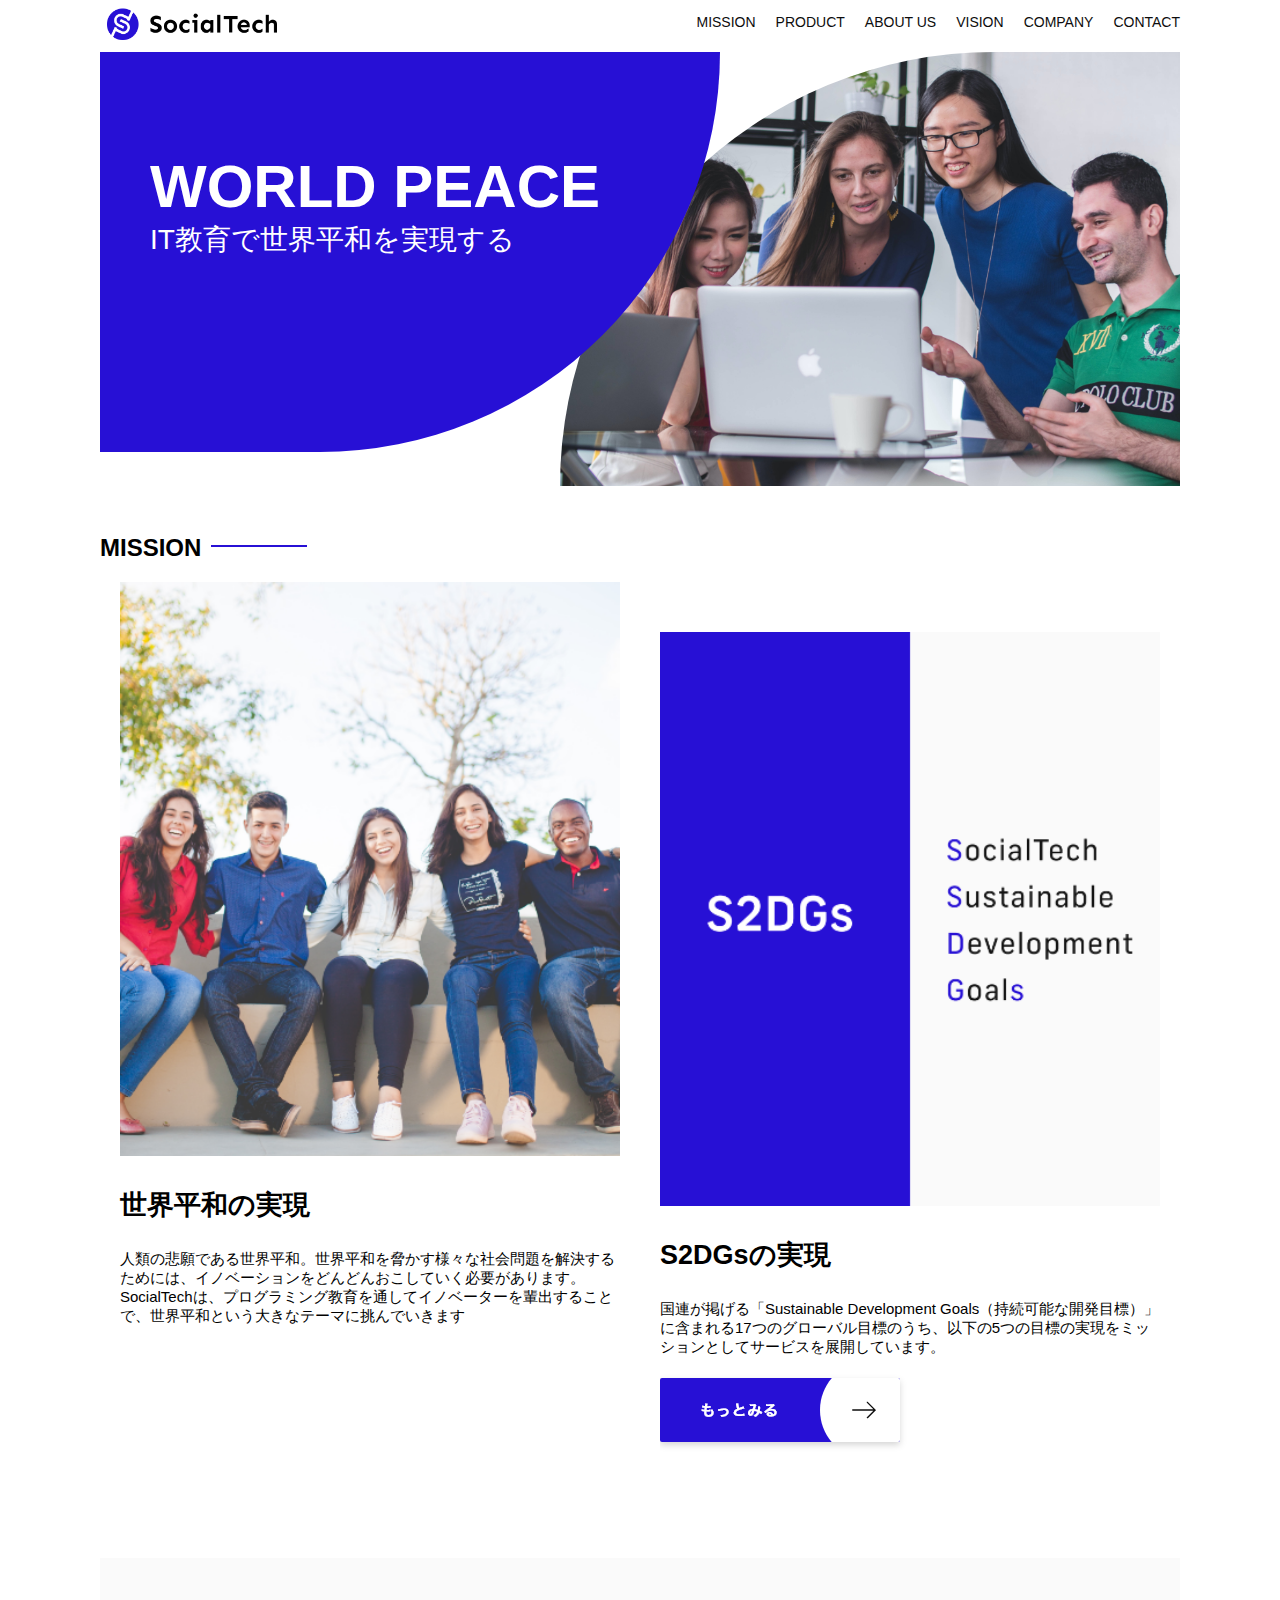
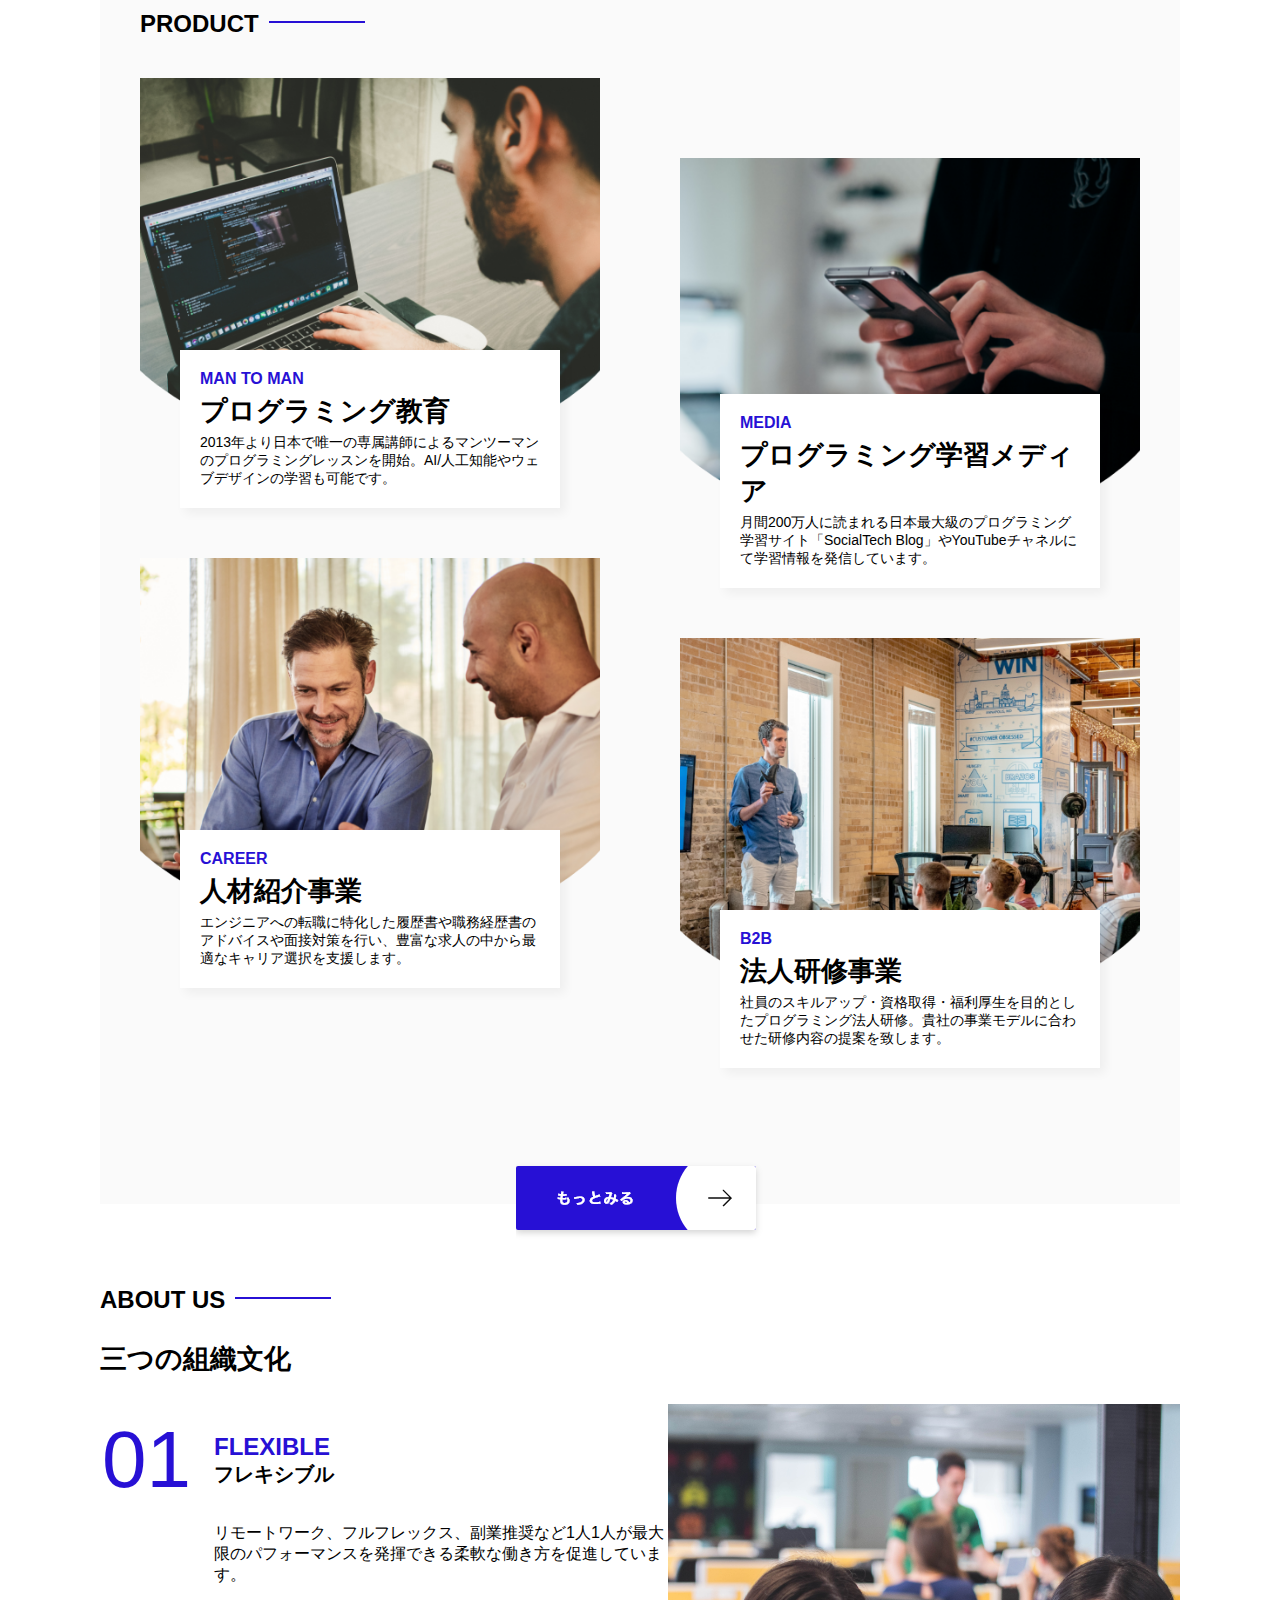
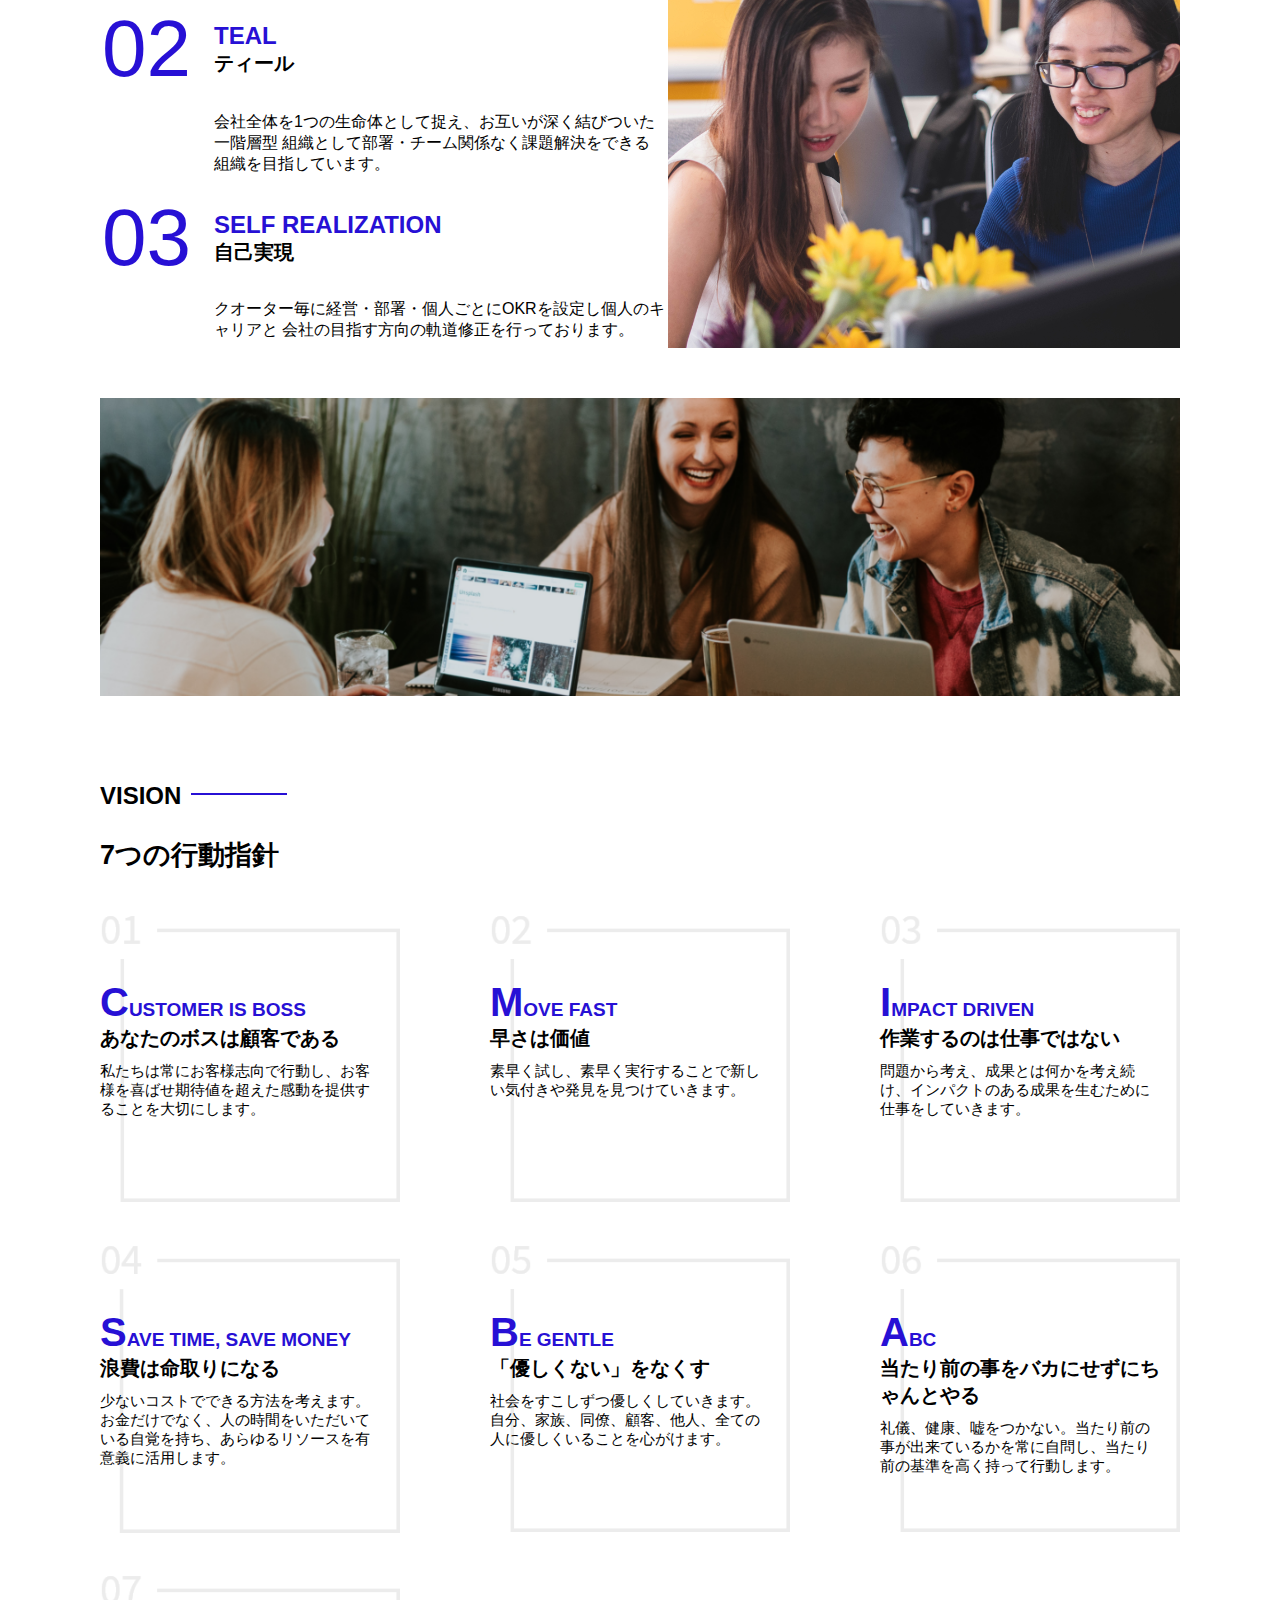
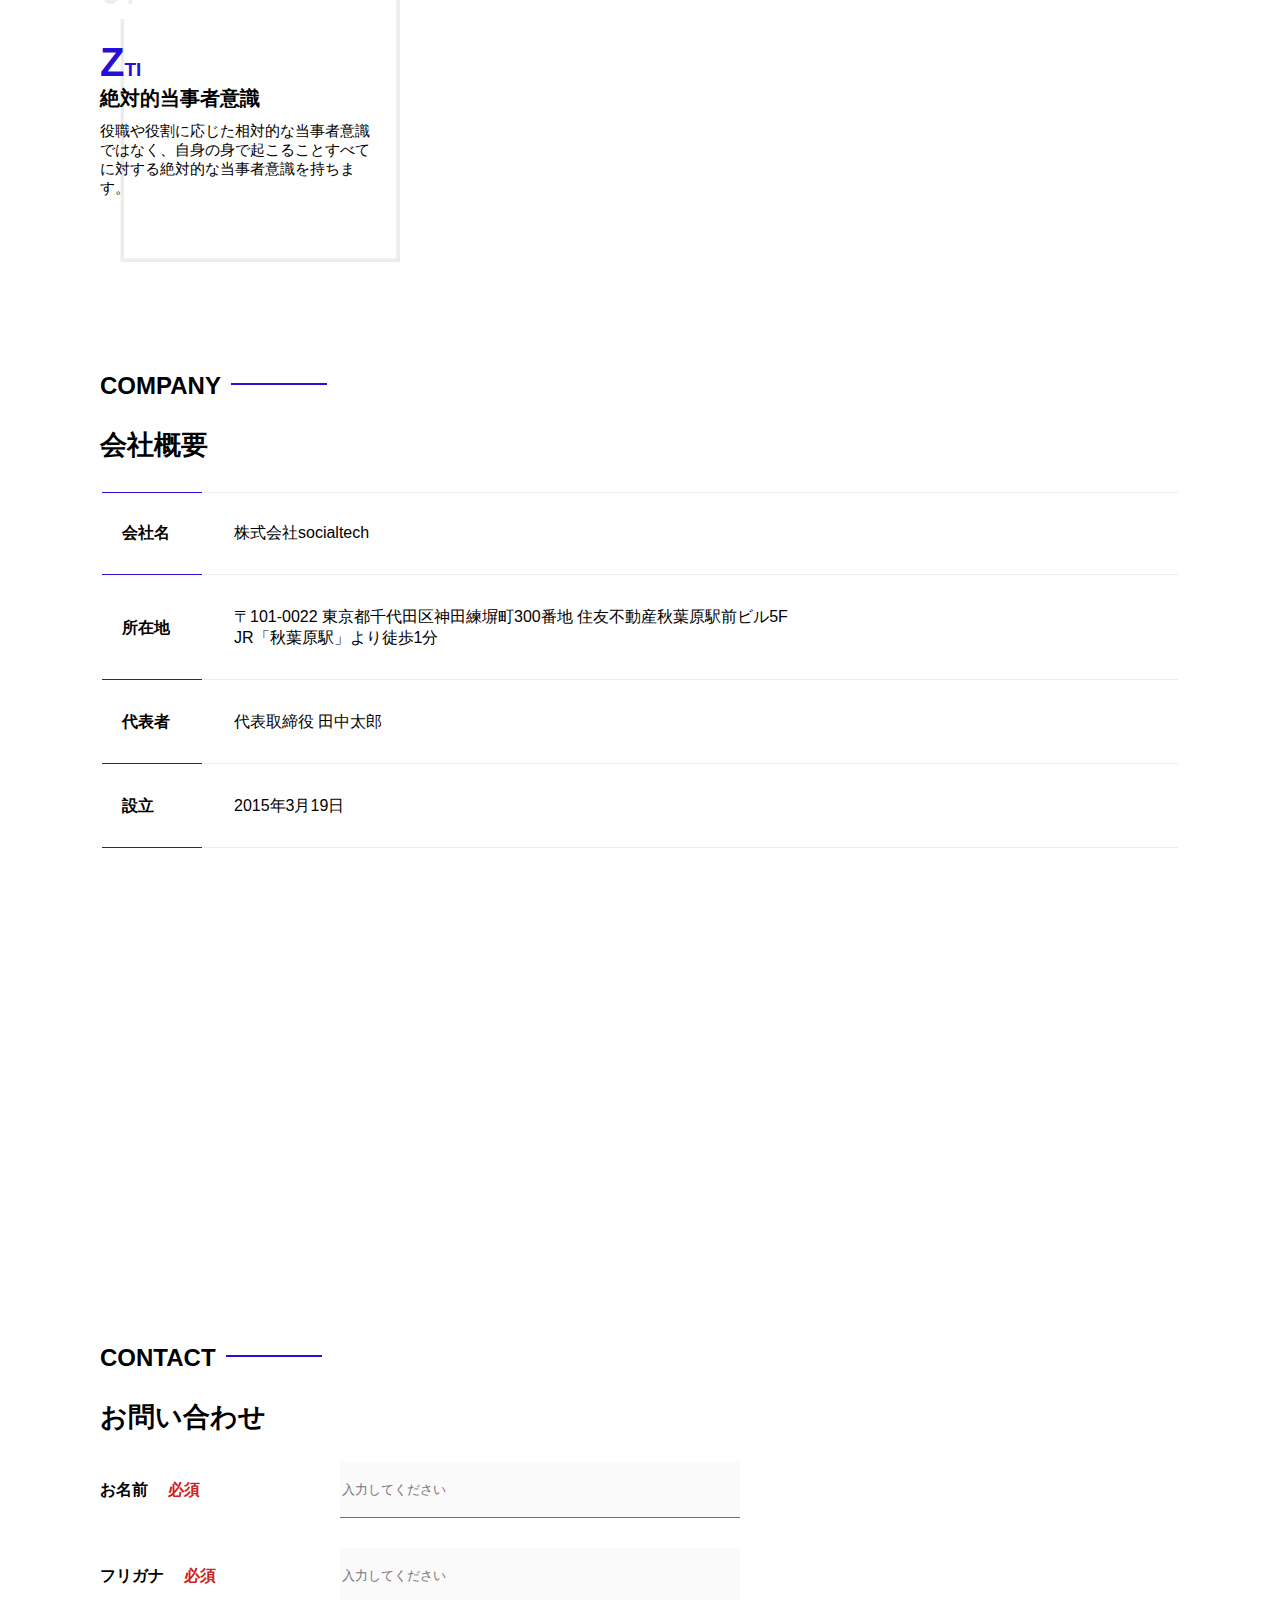
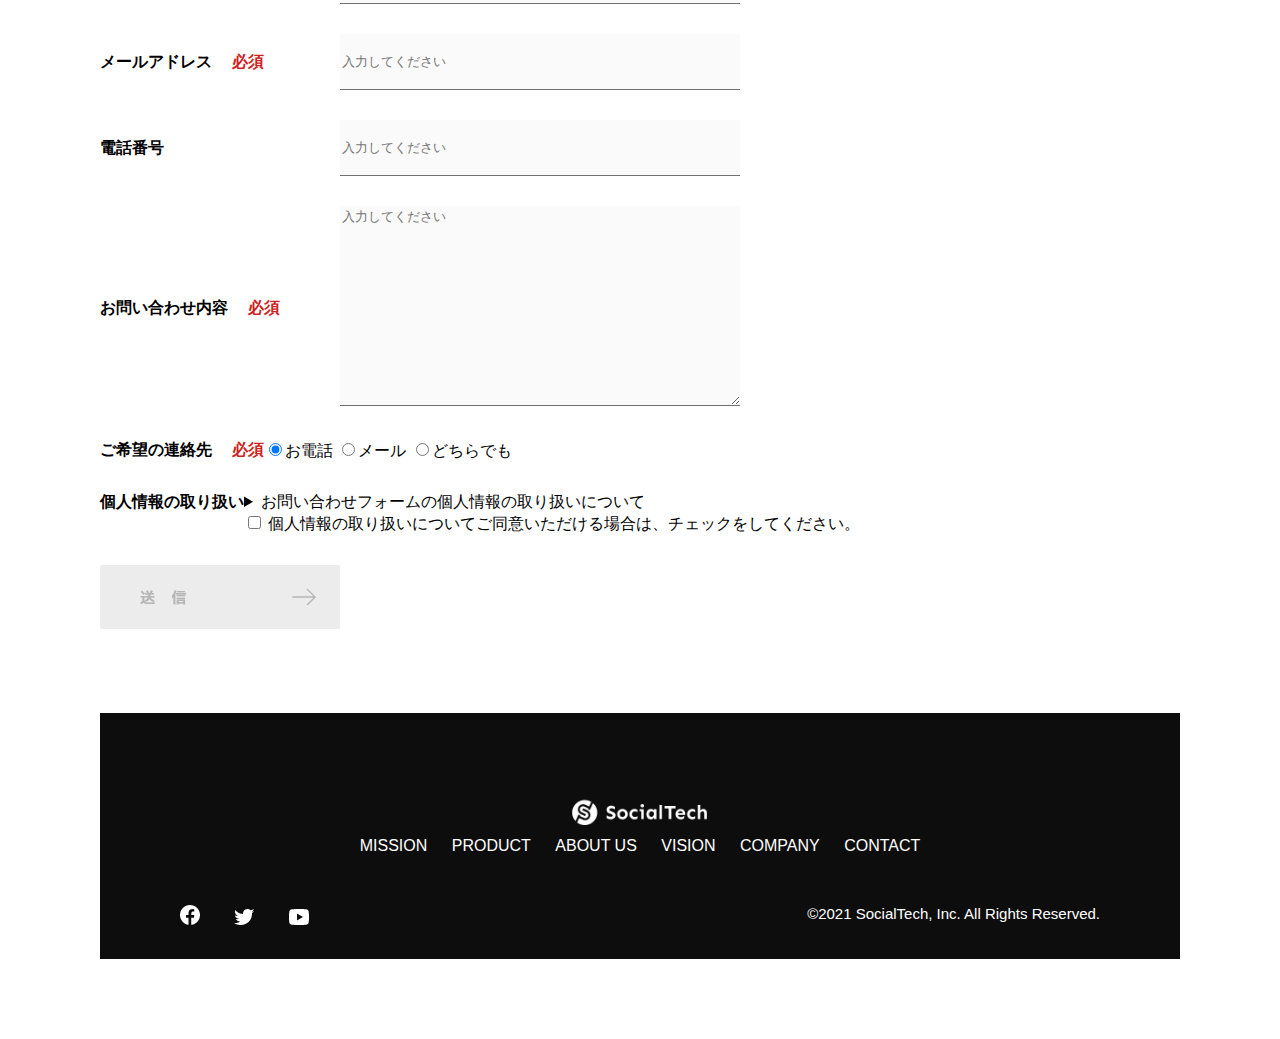
<file: index.html>
<!DOCTYPE html>
<html>
<head>
  <title>SocialTech</title>
  <meta charset="UTF-8">
  <meta name="discription" content="SocialTechはEdTech業界のリーディングカンパニーを目指します。">
  <meta name="viewport" content="width=device-width,initial-scale=1.0">
  <link rel="stylesheet" href="style.css">
</head>
<body>
  <header>
    <!-- ロゴ -->
    <a href="index.html" id="logo"><img src="images/logo.png" alt="トップページに戻る"></a>
    <!--pc用ナビゲーション -->
    <nav id="nav-pc">
      <ul>
        <li><a href="mission.html">MISSION</a></li>
        <li><a href="product.html">PRODUCT</a></li>
        <li><a href="index.html#aboutus">ABOUT US</a></li>
        <li><a href="index.html#vision">VISION</a></li>
        <li><a href="index.html#company">COMPANY</a></li>
        <li><a href="index.html#contact">CONTACT</a></li>
      </ul>
    </nav>
    <!-- スマホ用メニューボタン -->
    <button id="menu-sp" onclick="document.getElementById('nav-sp').style.display='block'">
      <img src="images/button-menu.png" alt="ナビゲーションを開く">
    </button>
    <!-- スマホ用ナビゲーション -->
    <div id="nav-sp">
      <button id="close" onclick="document.getElementById('nav-sp').style.display = 'none'">
        <img src="images/button-close.png" alt="ナビゲーションを閉じる">
      </button>

      <nav>
        <ul>
          <li>
            <a id="logo-sp" href="index.html" onclick="document.getElementById('nav-sp').style.display = 'none'"><img
                src="images/logo-sp.png" alt="トップページに戻る"></a>
          </li>
          <li><a class="menu" href="mission.html"
              onclick="document.getElementById('nav-sp').style.display = 'none'">MISSION</a></li>
          <li><a class="menu" href="product.html"
              onclick="document.getElementById('nav-sp').style.display ='none'">PRODUCT</a></li>
          <li><a class="menu" href="index.html#aboutus"
              onclick="document.getElementById('nav-sp').style.display = 'none'">ABOUT</a></li>
          <li><a class="menu" href="index.html#vision"
              onclick="document.getElementById('nav-sp').style.display = 'none'">VISION</a></li>
          <li><a class="menu" href="index.html#company"
              onclick="document.getElementById('nav-sp').style.display = 'none'">COMPANY</a></li>
          <li><a class="menu" href="index.html#contact"
              onclick="document.getElementById('nav-sp').style.display = 'none'">CONTACT</a></li>
        </ul>
      </nav>
      <div id="sns">
        <a href="https://www.facebook.com/sejuku2013">
          <img src="images/button-facebook.png" alt="Facebookのリンク">
        </a>
        <a href="https://twitter.com/samuraijuku">
          <img src="images/button-twitter.png" alt="Twitterのリンク">
        </a>
        <a href="https://www.youtube.com/channel/UCCFOQO5aDK0xXam4cUQXT8g">
          <img src="images/button-youtube.png" alt="YouTubeのリンク">
        </a>
      </div>
    </div>
  </header>
  <main>
    <article>
      <!-- メインビジュアル -->
      <section id="main-visual">
        <div id="main-message">
          <h1>WORLD PEACE</h1>
          <p>IT教育で世界平和を実現する</p>
        </div>
        <img src="images/index/index-main.png" alt="PCの周りに集まる多国籍の仲間たち">
      </section>
      <!-- ミッション -->
      <section id="mission">
        <h2 class="index-h2">MISSION</h2>
        <div id="mission-flex">
          <div>
            <img id="mission-photo" src="images/index/index-mission.png" alt="屋外のベンチで写真を撮影する多国籍の仲間たち">
            <h3>世界平和の実現</h3>
            <p>
              人類の悲願である世界平和。世界平和を脅かす様々な社会問題を解決するためには、イノベーションをどんどんおこしていく必要があります。SocialTechは、プログラミング教育を通してイノベーターを輩出することで、世界平和という大きなテーマに挑んでいきます
            </p>
          </div>
          <div>
            <img id="s2dgs" src="images/index/s2dgs.png" alt="S2DGs">
            <h3>S2DGsの実現</h3>
            <p>国連が掲げる「Sustainable Development
              Goals（持続可能な開発目標）」に含まれる17つのグローバル目標のうち、以下の5つの目標の実現をミッションとしてサービスを展開しています。</p>
            <a href="mission.html">
              <img src="images/button-more.png" alt="もっとみる">
            </a>
          </div>
        </div>
      </section>
      <!-- プロダクト -->
      <section id="product">
        <h2 class="index-h2">PRODUCT</h2>
        <div class="product-flex">
          <div id="product-left">
            <div>
              <img class="product-photo" src="images/index/index-mantoman.png" alt="PCでコードを書く男性">
              <div class="product-explain">
                <span>MAN TO MAN</span>
                <h3>プログラミング教育</h3>
                <p>2013年より日本で唯一の専属講師によるマンツーマンのプログラミングレッスンを開始。AI/人工知能やウェブデザインの学習も可能です。</p>
              </div>
            </div>
            <div>
              <img class="product-photo" src="images/index/index-career.png" alt="笑顔で話し合う2人の男性">
              <div class="product-explain">
                <span>CAREER</span>
                <h3>人材紹介事業</h3>
                <p>エンジニアへの転職に特化した履歴書や職務経歴書のアドバイスや面接対策を行い、豊富な求人の中から最適なキャリア選択を支援します。</p>
              </div>
            </div>
          </div>
          <div id="product-right">
            <div>
              <img class="product-photo" src="images/index/index-media.png" alt="スマートフォンを操作する人">
              <div class="product-explain">
                <span>MEDIA</span>
                <h3>プログラミング学習メディア</h3>
                <p>月間200万人に読まれる日本最大級のプログラミング学習サイト「SocialTech Blog」やYouTubeチャネルにて学習情報を発信しています。</p>
              </div>
            </div>
            <div>
              <img class="product-photo" src="images/index/index-b2b.png" alt="演中の男性とそれを聴く人々">
              <div class="product-explain">
                <span>B2B</span>
                <h3>法人研修事業</h3>
                <p>社員のスキルアップ・資格取得・福利厚生を目的としたプログラミング法人研修。貴社の事業モデルに合わせた研修内容の提案を致します。</p>
              </div>
            </div>
          </div>
        </div>
        <div id="product-more">
          <a href="product.html">
            <img src="images/button-more.png" alt="もっとみる">
          </a>
        </div>
      </section>
      <!-- about us -->
      <section id="aboutus">
        <h2 class="index-h2">ABOUT US</h2>
        <h3>三つの組織文化</h3>
        <div>
          <table class="culture-table">
            <tr>
              <td class="culture-num">01</td>
              <th><span class="culture-en">FLEXIBLE</span><br>フレキシブル</th>
            </tr>
            <tr>
              <td>
                <!-- 空のセル -->
              </td>
              <td class="culture-description">リモートワーク、フルフレックス、副業推奨など1人1人が最大限のパフォーマンスを発揮できる柔軟な働き方を促進しています。</td>
            </tr>
            <tr>
              <td class="culture-num">02</td>
              <th><span class="culture-en">TEAL</span><br>ティール</th>
            </tr>
            <tr>
              <td>
                <!-- 空のセル -->
              </td>
              <td class="culture-description">会社全体を1つの生命体として捉え、お互いが深く結びついた一階層型 組織として部署・チーム関係なく課題解決をできる組織を目指しています。</td>
            </tr>
            <tr>
              <td class="culture-num">03</td>
              <th><span class="culture-en">SELF REALIZATION</span><br>自己実現</th>
            </tr>
            <tr>
              <td>
                <!-- 空のセル -->
              </td>
              <td class="culture-description">クオーター毎に経営・部署・個人ごとにOKRを設定し個人のキャリアと 会社の目指す方向の軌道修正を行っております。</td>
            </tr>
          </table>
          <img class="culture-img" src="images/index/index-aboutus1.png" alt="笑顔で話し合う2人の女性">
        </div>
        <img class="culture-img2" src="images/index/index-aboutus2.png" alt="笑顔で話し合う3人の男女">
      </section>
      <section id="vision">
        <h2 class="index-h2">VISION</h2>
        <h3>7つの行動指針</h3>
        <div>
          <div class="vision-box">
            <img src="images/index/vision-01.png" alt="01">
            <div>
              <h4>CUSTOMER IS BOSS</h4>
              <h5>あなたのボスは顧客である</h5>
              <p>私たちは常にお客様志向で行動し、お客様を喜ばせ期待値を超えた感動を提供することを大切にします。</p>
            </div>
          </div>
          <div class="vision-box">
            <img src="images/index/vision-02.png" alt="02">
            <div>
              <h4>MOVE FAST</h4>
              <h5>早さは価値</h5>
              <p>素早く試し、素早く実行することで新しい気付きや発見を見つけていきます。</p>
            </div>
          </div>
          <div class="vision-box">
            <img src="images/index/vision-03.png" alt="03">
            <div>
              <h4>IMPACT DRIVEN</h4>
              <h5>作業するのは仕事ではない</h5>
              <p>問題から考え、成果とは何かを考え続け、インパクトのある成果を生むために仕事をしていきます。</p>
            </div>
          </div>
          <div class="vision-box">
            <img src="images/index//vision-04.png" alt="04">
            <div>
              <h4>SAVE TIME, SAVE MONEY</h4>
              <h5>浪費は命取りになる</h5>
              <p>少ないコストでできる方法を考えます。お金だけでなく、人の時間をいただいている自覚を持ち、あらゆるリソースを有意義に活用します。</p>
            </div>
          </div>
          <div class="vision-box">
            <img src="images/index/vision-05.png" alt="05">
            <div>
              <h4>BE GENTLE</h4>
              <h5>「優しくない」をなくす</h5>
              <p>社会をすこしずつ優しくしていきます。自分、家族、同僚、顧客、他人、全ての人に優しくいることを心がけます。</p>
            </div>
          </div>
          <div class="vision-box">
            <img src="images/index/vision-06.png" alt="06">
            <div>
              <h4>ABC</h4>
              <h5>当たり前の事をバカにせずにちゃんとやる</h5>
              <p>礼儀、健康、嘘をつかない。当たり前の事が出来ているかを常に自問し、当たり前の基準を高く持って行動します。</p>
            </div>
          </div>
          <div class="vision-box">
            <img src="images/index/vision-07.png" alt="07">
            <div>
              <h4>ZTI</h4>
              <h5>絶対的当事者意識</h5>
              <p>役職や役割に応じた相対的な当事者意識ではなく、自身の身で起こることすべてに対する絶対的な当事者意識を持ちます。</p>
            </div>
          </div>
        </div>
      </section>
      <!-- 会社概要 -->
      <section id="company">
        <h2 class="index-h2">COMPANY</h2>
        <h3>会社概要</h3>
        <table id="company-table">
          <tr>
            <th class="tableheader tableheader-first">会社名</th>
            <td class="cell cell-first">株式会社socialtech</td>
          </tr>
          <tr>
            <th class="tableheader">所在地</th>
            <td class="cell">〒101-0022 東京都千代田区神田練塀町300番地 住友不動産秋葉原駅前ビル5F<br>JR「秋葉原駅」より徒歩1分</td>
          </tr>
          <tr>
            <th class="tableheader">代表者</th>
            <td class="cell">代表取締役 田中太郎</td>
          </tr>
          <tr>
            <th class="tableheader">設立</th>
            <td class="cell">2015年3月19日</td>
          </tr>
        </table>
        <iframe
          src="https://www.google.com/maps/embed?pb=!1m18!1m12!1m3!1d3240.0688540195165!2d139.7746526!3d35.6999232!2m3!1f0!2f0!3f0!3m2!1i1024!2i768!4f13.1!3m3!1m2!1s0x60188fee13660e23%3A0x77137876edf742ac!2z5L2P5Y-L5LiN5YuV55Sj56eL6JGJ5Y6f6aeF5YmN44OT44Or!5e0!3m2!1sja!2sjp!4v1742967065724!5m2!1sja!2sjp"
          width="600" height="450" style="border:0;" allowfullscreen="" loading="lazy"
          referrerpolicy="no-referrer-when-downgrade" style="border: 0" allowfullscreen="" loading="lazy">
        </iframe>
      </section>
      <!-- お問い合わせフォーム -->
      <section id="contact">
        <h2 class="index-h2">CONTACT</h2>
        <h3>お問い合わせ</h3>
        <form>
          <div>
            <div class="contact-heading">
              <label class="contact-label">お名前<span class="contact-span">必須</span></label>
            </div>
            <div>
              <input type="text" name="name" placeholder="入力してください" class="contact-textbox">
            </div>
          </div>
          <div>
            <div class="contact-heading">
              <label class="contact-label">フリガナ<span class="contact-span">必須</span></label>
            </div>
            <div>
              <input type="text" name="hurigana" placeholder="入力してください" class="contact-textbox">
            </div>
          </div>
          <div>
            <div class="contact-heading">
              <label class="contact-label">メールアドレス<span class="contact-span">必須</span></label>
            </div>
            <div>
              <input type="text" name="email" placeholder="入力してください" class="contact-textbox">
            </div>
          </div>
          <div>
            <div class="contact-heading">
              <label class="contact-label">電話番号</label>
            </div>
            <div>
              <input type="text" name="tel" placeholder="入力してください" class="contact-textbox">
            </div>
          </div>
          <div>
            <div class="contact-heading">
              <label class="contact-label">お問い合わせ内容<span class="contact-span">必須</span></label>
            </div>
            <div>
              <textarea class="contact-textarea" placeholder="入力してください" name="message"></textarea>
            </div>
          </div>
          <div>
            <div class="conotact-heading">
              <label class="contact-label">ご希望の連絡先<span class="contact-span">必須</span></label>
            </div>
            <div>
              <input class="radiobutton" type="radio" value="tel" name="contact" checked><label>お電話</label>
              <input class="radiobutton" type="radio" value="mail" name="contact"><label>メール</label>
              <input class="radiobutton" type="radio" value="both" name="contact"><label>どちらでも</label>
            </div>
          </div>
          <div>
            <div class="conotact-heading">
              <label class="contact-label">個人情報の取り扱い</label>
            </div>
            <div>
              <details>
                <summary>お問い合わせフォームの個人情報の取り扱いについて</summary>
                <div>
                  <dl>
                    <dt>１．組織の名称又は氏名</dt>
                    <dd>株式会社SocialTech</dd>
                    <dt>２．個人情報保護管理者（若しくはその代理人）の氏名又は職名、所属及び連絡先</dt>
                    <dd>
                      <p>鈴木 一郎 コーポレート部</p>
                      <p>メールアドレス：samurai@example.com</p>
                      <p>TEL：03-1234-5678</p>
                    </dd>
                    <dt>３．個人情報の利用目的</dt>
                    <dd>
                      <ul>
                        <li>本サービス及び本サービスに関連する情報の提供又はそれらに関する連絡のため</li>
                        <li>ユーザーの本人確認のため</li>
                        <li>当社サービスのご案内のため</li>
                        <li>当社の商品等の広告または宣伝（電子メールによるものを含むものとします。）</li>
                      </ul>
                    </dd>
                    <dt>４．個人情報の取り扱い業務の委託</dt>
                    <dd>
                      個人情報の取扱業務の全部または一部を外部に業務委託する場合があります。その際、弊社は、個人情報を適切に保護できる管理体制を敷き実行していることを条件として委託先を厳選したうえで、機密保持契約を委託先と締結し、お客様の個人情報を厳密に管理させます。
                    </dd>
                    <dt>５．個人情報の開示等の請求</dt>
                    <dd>
                      お客様は、弊社に対してご自身の個人情報の開示等（利用目的の通知、開示、内容の訂正・追加・削除、利用の停止または消去、第三者への提供の停止）に関して、当社問合わせ窓口に申し出ることができます。<br>
                      その際、弊社はお客様ご本人を確認させていただいたうえで、合理的な期間内に対応いたします。<br>
                      なお、個人情報に関する弊社問合わせ先は、次の通りです。
                    </dd>
                    <dd>
                      <p>株式会社SocialTech　個人情報問合せ窓口</p>
                      <p>〒150-0043　東京都千代田区神田練塀町300番地 住友不動産秋葉原駅前ビル5F</p>
                      <p>メールアドレス：samurai@example.com　TEL：03-1234-5678</p>
                    </dd>

                    <dt>６．個人情報を提供されることの任意性について</dt>
                    <dd>お客様がご自身の個人情報を弊社に提供されるか否かは、お客様のご判断によりますが、もしご提供されない場合には、適切なサービスが提供できない場合がありますので予めご了承ください。</dd>
                  </dl>
                </div>
              </details>
              <input type="checkbox" name="agree">
              <span>個人情報の取り扱いについてご同意いただける場合は、チェックをしてください。</span>
            </div>
          </div>
          <input type="image" src="images/button-submit.png" alt="送信する">
        </form>
      </section>
    </article>
  </main>

  <footer>
    <div>
      <img src="images/logo-sp.png" alt="SocialTech">
    </div>
    <div id="footer-link">
      <a href="mission.html">MISSION</a>
      <a href="product.html">PRODUCT</a>
      <a href="index.html#aboutus">ABOUT US</a>
      <a href="index.html#vision">VISION</a>
      <a href="index.html#company">COMPANY</a>
      <a href="index.html#contact">CONTACT</a>
    </div>
    <div id="sns-footer">
      <div class="sns-btns">
        <a href="https://www.facebook.com/sejuku2013"><img src="images/button-facebook.png" alt="Facebookのリンク"></a>
        <a href="https://twitter.com/samuraijuku"><img src="images/button-twitter.png" alt="Twitterのリンク"></a>
        <a href="https://www.youtube.com/channel/UCCFOQO5aDK0xXam4cUQXT8g"><img src="images/button-youtube.png"
            alt="YouTubeのリンク"></a>
      </div>
      <p id="copyright">&copy;2021 SocialTech, Inc. All Rights Reserved.</p>
    </div>
  </footer>
</body>

</html>


<!-- ======== 中略 ========
 以下の場所までスクロールされる-->
<section id="aboutus"></section>
</file>
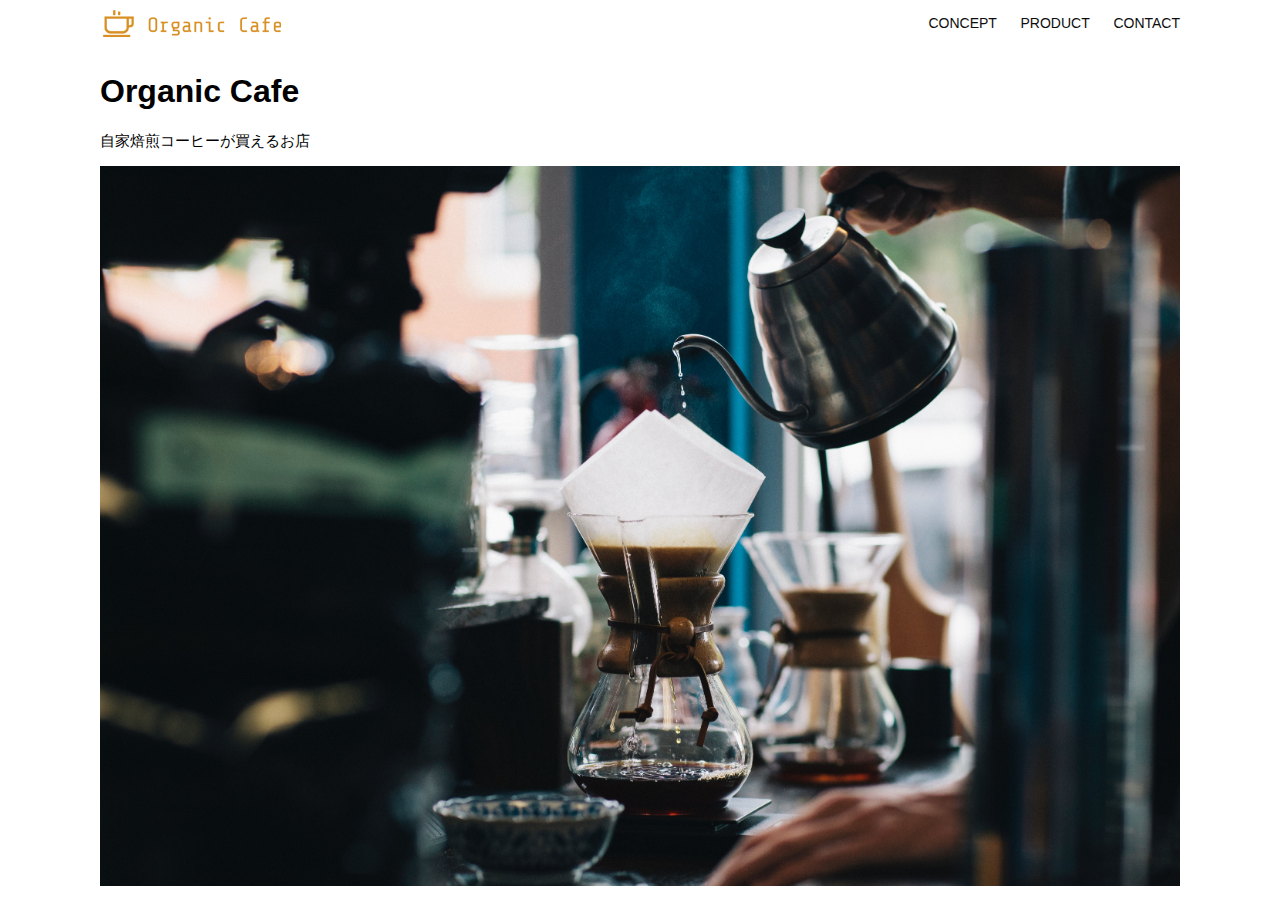
<file: kadai_013/index.html>
<!DOCTYPE html>
<html>

<head>
  <title>Organic Cafe</title>
  <meta charset="UTF-8" />
  <meta name="description" content="自家焙煎のコーヒーがお家で楽しめるOrganic Cafe" />
  <meta name="viewport" content="width=device-width, initial-scale=1.0" />
  <link rel="stylesheet" href="style.css" />
</head>

<body>
  <!-- ヘッダー -->
  <header>
    <!-- ロゴ -->
    <a href="index.html" id="logo"><img src="images/logo.png" alt="トップページに戻る" /></a>

    <!-- PC用ナビゲーション -->
    <nav id="nav-pc">
      <a href="index.html#concept">CONCEPT</a>
      <a href="index.html#product">PRODUCT</a>
      <a href="index.html#contact">CONTACT</a>
    </nav>

          <!-- スマートフォン用ナビゲーション -->
          <img id="menu-sp" src="images/button-menu.png" alt="ナビゲーションを開く"
          onclick="document.getElementById('nav-sp').style.display = 'block'">
  
  
        <nav id="nav-sp">
          <ul>
            <li>
              <img id="close" src="images/button-close.png" alt="ナビゲーションを閉じる"
                onclick="document.getElementById('nav-sp').style.display = 'none'">
            </li>
            <li>
              <a id="logo-sp" href="index.html" onclick="document.getElementById('nav-sp').style.display = 'none'"><img
                  src="images/logo-sp.png" alt="トップページに戻る">
              </a>
            </li>
            <li>
              <a class="menu" href="index.html#concept"
                onclick="document.getElementById('nav-sp').style.display = 'none'">CONCEPT</a>
            </li>
            <li>
              <a class="menu" href="index.html#product"
                onclick="document.getElementById('nav-sp').style.display = 'none'">PRODUCT</a>
            </li>
            <li>
              <a class="menu" href="index.html#contact"
                onclick="document.getElementById('nav-sp').style.display = 'none'">CONTACT</a>
            </li>
          </ul>
        </nav>
  
  </header>

  <main>
    <article>
      <!-- メインビジュアル -->
      <section id="main-visual">
        <div id="main-message">
          <h1>Organic Cafe</h1>
          <p>自家焙煎コーヒーが買えるお店</p>
        </div>
        <img src="images/main-image.jpg" alt="コーヒーをハンドドリップで淹れる画像" />
      </section>
    </article>
  </main>
</body>

</html>
</file>
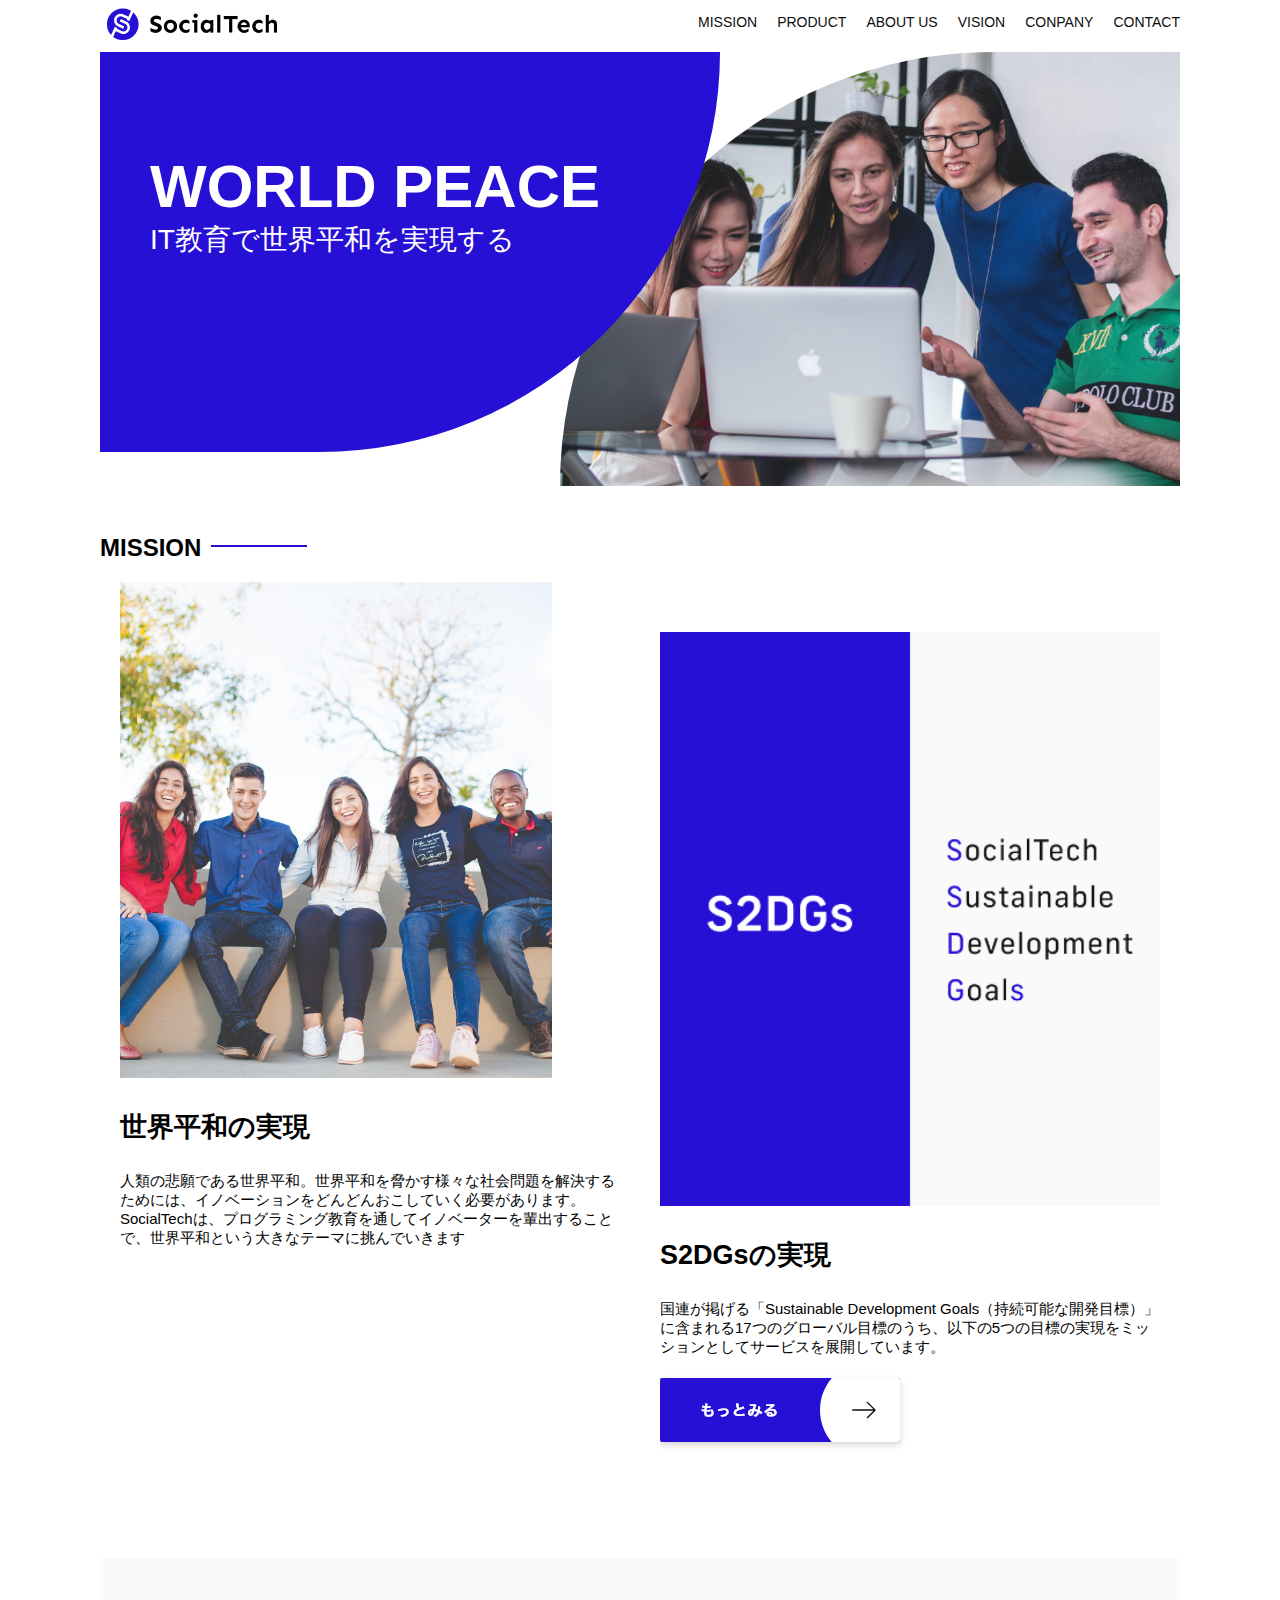
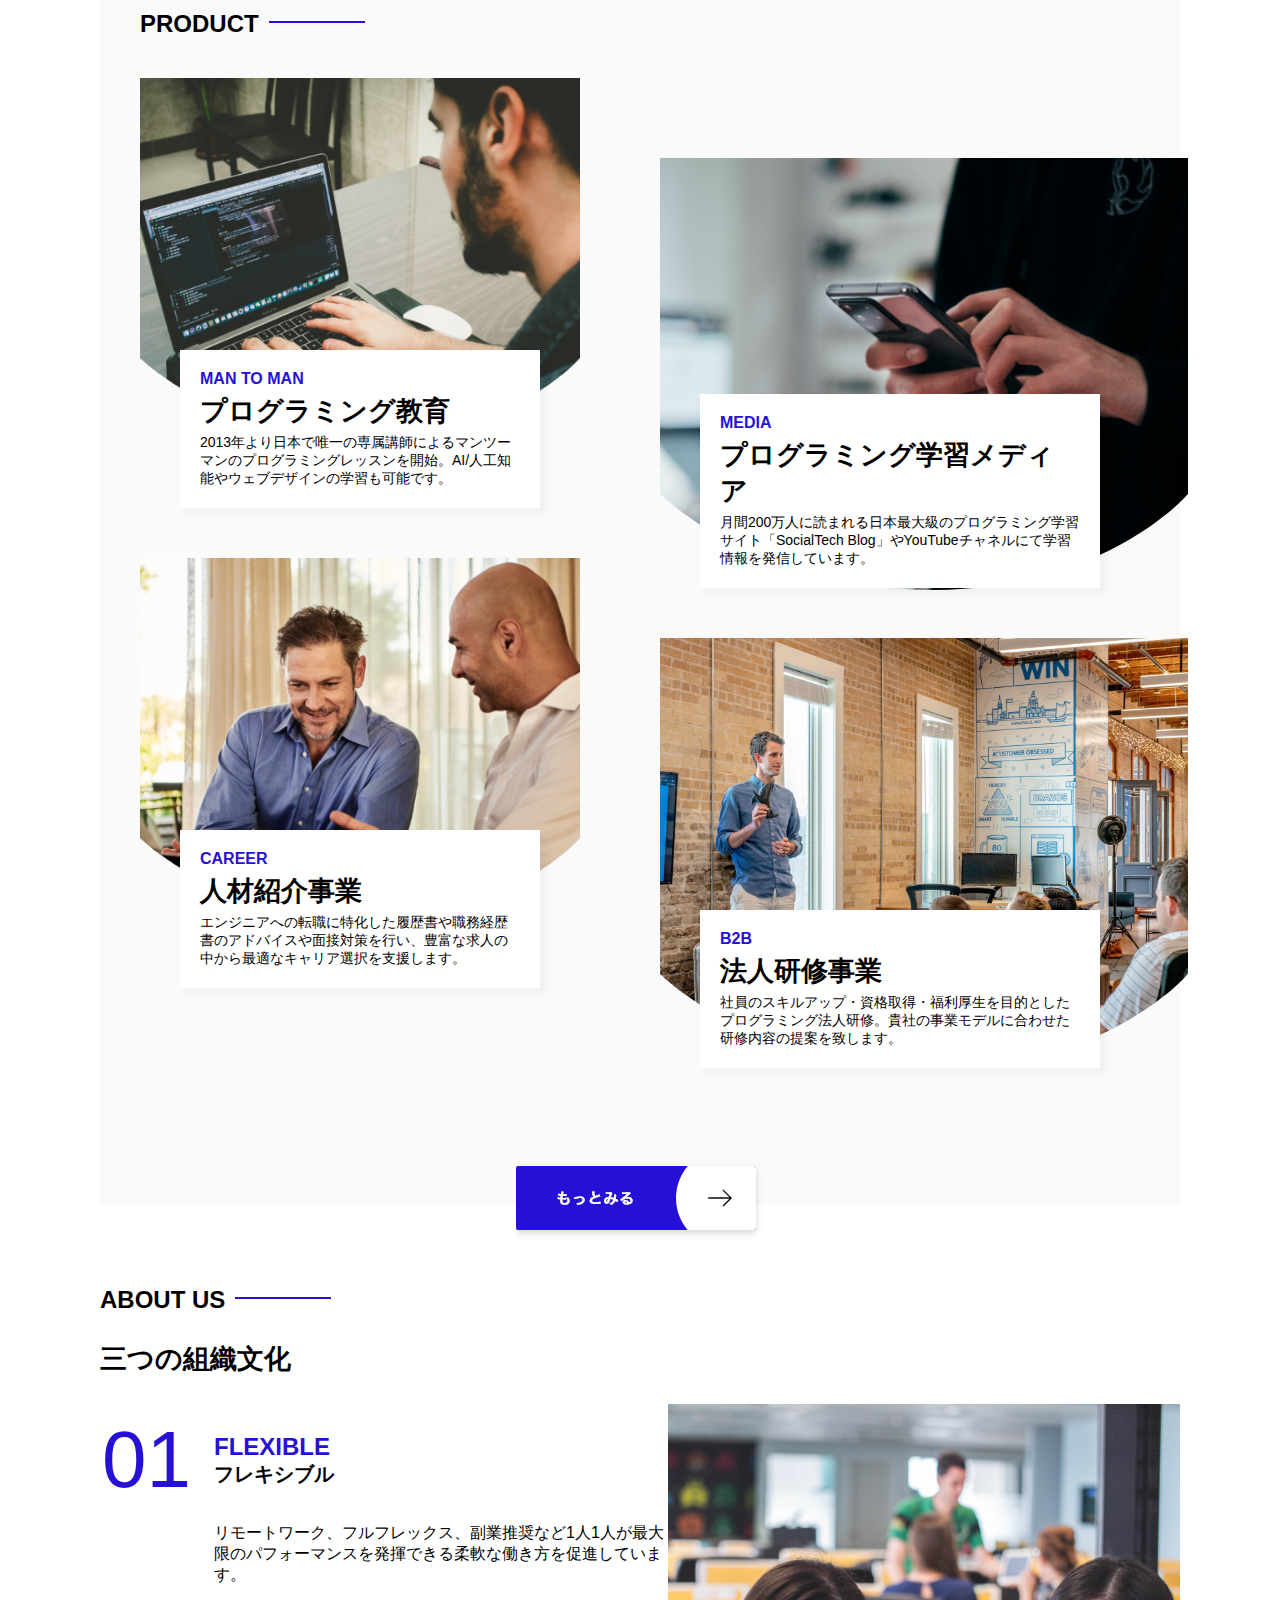
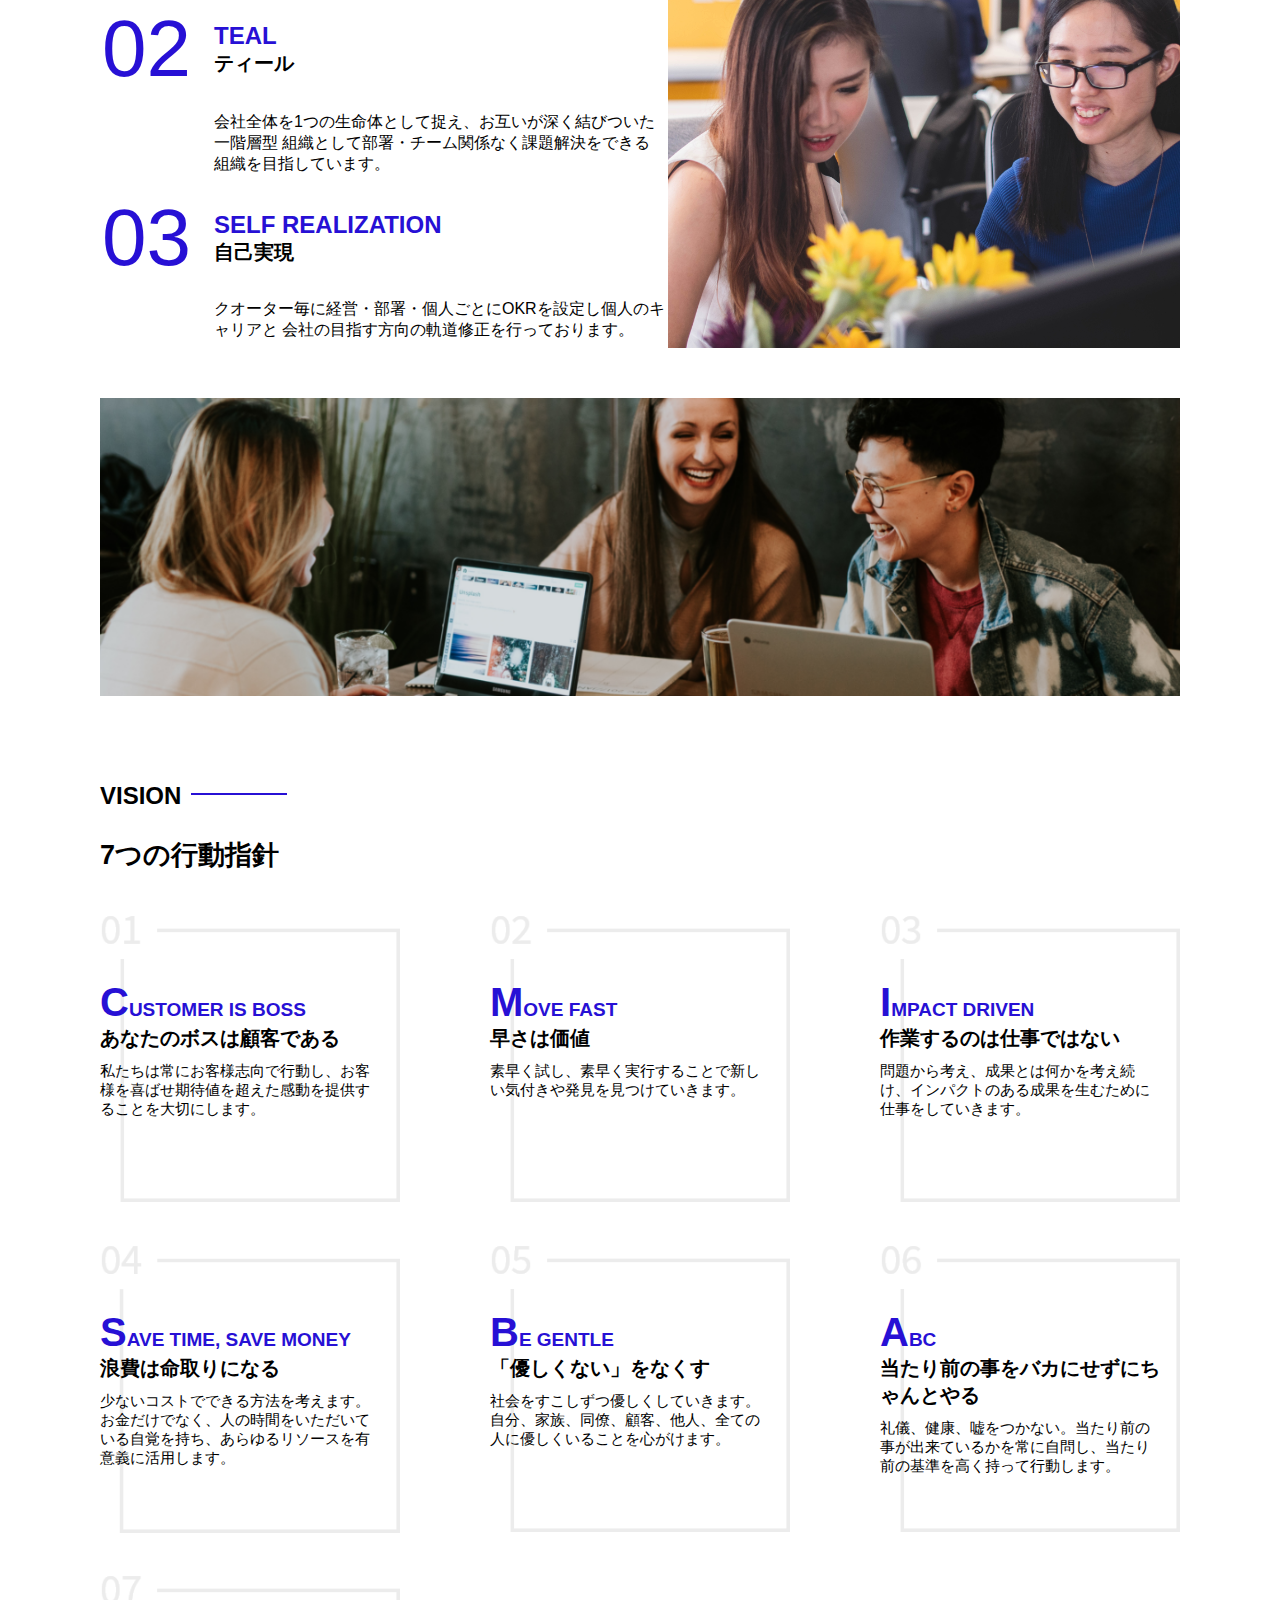
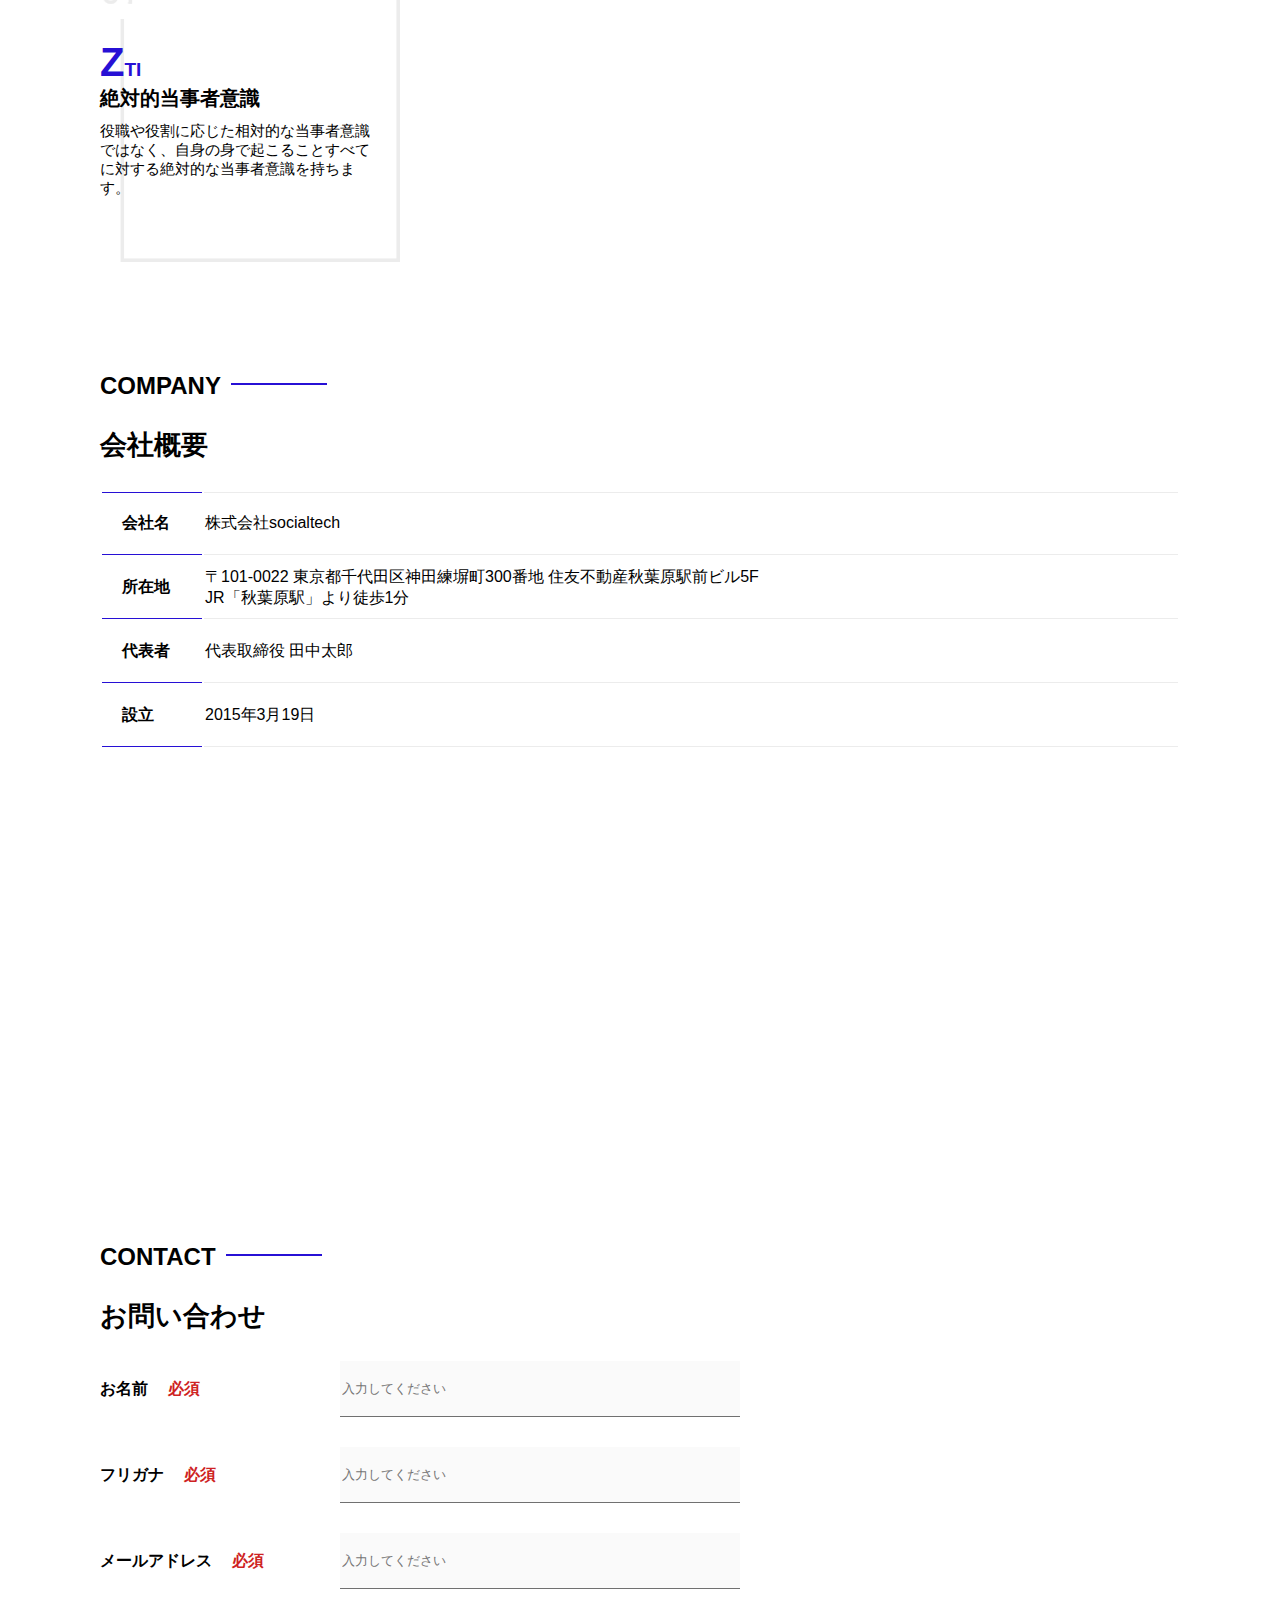
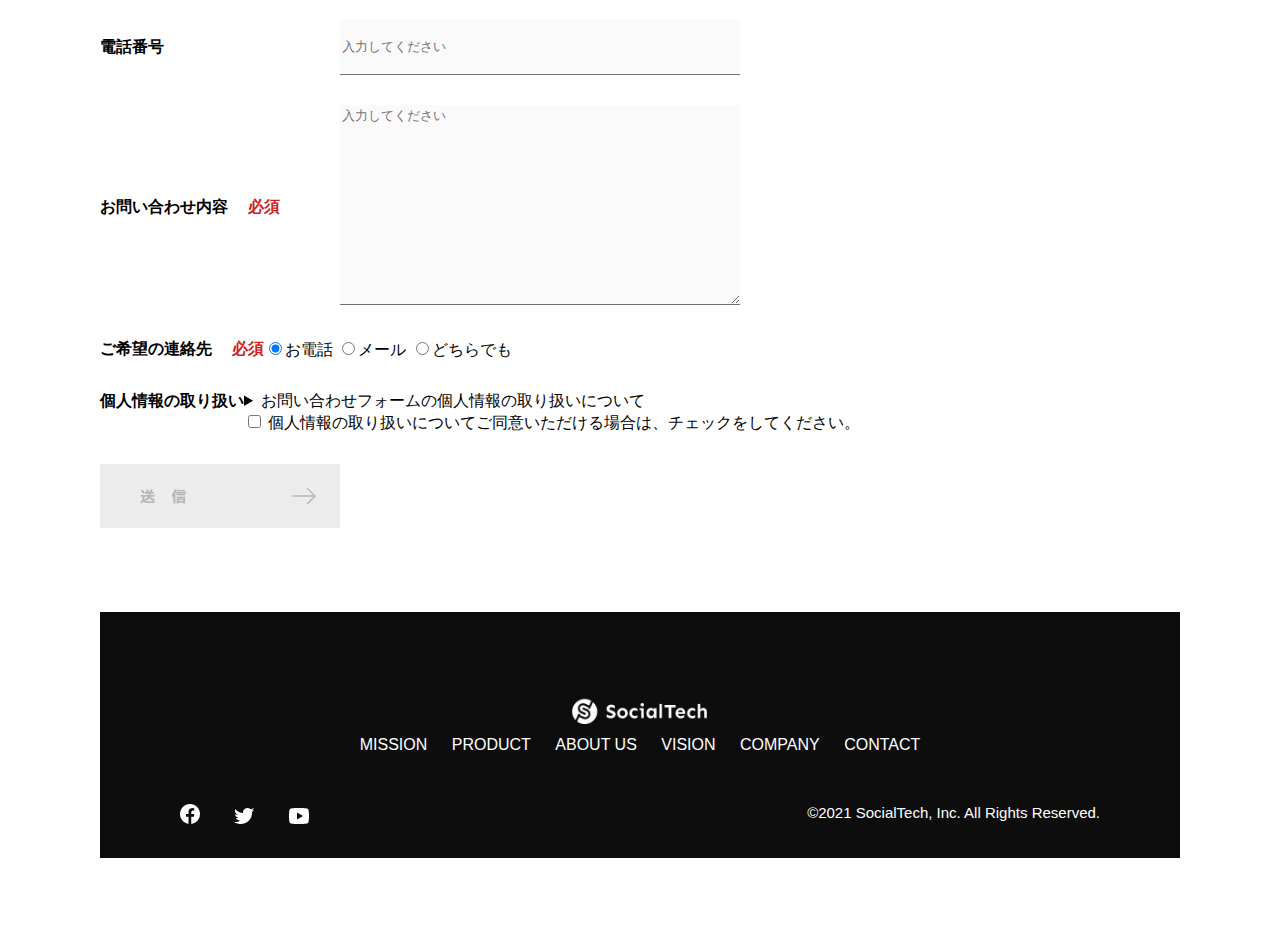
<file: socialtech/index.html>
<!DOCTYPE html>
<html>

<head>
  <title>SocialTech</title>
  <meta charset="UTF-8">
  <meta name="discription" content="SocialTechはEdTech業界のリーディングカンパニーを目指します。">
  <meta name="viewport" content="viewport:device-width,initial=1.0">
  <link rel="stylesheet" href="style.css">
</head>

<body>
  <!-- ヘッダー -->
  <header>
    <!-- ロゴ -->
    <a href="index.html" id="logo"><img src="images/logo.png" alt="トップページに戻る"></a>
    <!--pc用ナビゲーション -->
    <nav id="nav-pc">
      <ul>
        <li><a href="mission.html">MISSION</a></li>
        <li><a href="product.html">PRODUCT</a></li>
        <li><a href="index.html#aboutus">ABOUT US</a></li>
        <li><a href="index.html#vision">VISION</a></li>
        <li><a href="index.html#conpany">CONPANY</a></li>
        <li><a href="index.html#contact">CONTACT</a></li>
      </ul>
    </nav>
    <!-- スマホ用メニューボタン -->
    <button id="menu-sp" onclick="document.getElementById('nav-sp').style.display"="block">
      <img src="images/button-menu.png" alt="ナビゲーションを開く">
    </button>
    <!-- スマホ用ナビゲーション -->
    <div id="nav-sp">
      <button id="close" onclick="document.getElementById('nav-sp').style.display = 'none'">
        <img src="images/button-close.png" alt="ナビゲーションを閉じる">
      </button>

      <nav>
        <ul>
          <li>
            <a id="logo-sp" href="index.html" onclick="document.getElementById('nav-sp').style.display = 'none'"><img
                src="images/logo-sp.png" alt="トップページに戻る"></a>
          </li>
          <li><a class="menu" href="mission.html"
              onclick="document.getElementById('nav-sp').style.display = 'none'">MISSION</a></li>
          <li><a class="menu" href="product.html"
              onclick="document.getElementById('nav-sp').style.display ='none'">PRODUCT</a></li>
          <li><a class="menu" href="index.html#aboutus"
              onclick="document.getElementById('nav-sp').style.display = 'none'">ABOUT</a></li>
          <li><a class="menu" href="index.html#vision"
              onclick="document.getElementById('nav-sp').style.display = 'none'">VISION</a></li>
          <li><a class="menu" href="index.html#company"
              onclick="document.getElementById('nav-sp').style.display = 'none'">COMPANY</a></li>
          <li><a class="menu" href="index.html#contact"
              onclick="document.getElementById('nav-sp').style.display = 'none'">CONTACT</a></li>
        </ul>
      </nav>
      <div id="sns">
        <a href="https://www.facebook.com/sejuku2013">
          <img src="images/button-facebook.png" alt="Facebookのリンク">
        </a>
        <a href="https://twitter.com/samuraijuku">
          <img src="images/button-twitter.png" alt="Twitterのリンク">
        </a>
        <a href="https://www.youtube.com/channel/UCCFOQO5aDK0xXam4cUQXT8g">
          <img src="images/button-youtube.png" alt="YouTubeのリンク">
        </a>
      </div>
    </div>
  </header>
  <main>
    <article>
      <!-- メインビジュアル -->
      <section id="main-visual">
        <div id="main-message">
          <h1>WORLD PEACE</h1>
          <p>IT教育で世界平和を実現する</p>
        </div>
        <img src="images/index/index-main.png" alt="PCの周りに集まる多国籍の仲間たち">
      </section>
      <!-- ミッション -->
      <section id="mission">
        <h2 class="index-h2">MISSION</h2>
        <div id="mission-flex">
          <div>
            <img id="mission-photo" src="images/index/index-mission.png" alt="屋外のベンチで写真を撮影する多国籍の仲間たち">
            <h3>世界平和の実現</h3>
            <p>
              人類の悲願である世界平和。世界平和を脅かす様々な社会問題を解決するためには、イノベーションをどんどんおこしていく必要があります。SocialTechは、プログラミング教育を通してイノベーターを輩出することで、世界平和という大きなテーマに挑んでいきます
            </p>
          </div>
          <div>
            <img id="s2dgs" src="images/index/s2dgs.png" alt="S2DGs">
            <h3>S2DGsの実現</h3>
            <p>国連が掲げる「Sustainable Development
              Goals（持続可能な開発目標）」に含まれる17つのグローバル目標のうち、以下の5つの目標の実現をミッションとしてサービスを展開しています。</p>
            <a href="mission.html">
              <img src="images/button-more.png" alt="もっとみる">
            </a>
          </div>
        </div>
      </section>
      <!-- プロダクト -->
      <section id="product">
        <h2 class="index-h2">PRODUCT</h2>
        <div class="product-flex">
          <div id="product-left">
            <div>
              <img class="product-phot" src="images/index/index-mantoman.png" alt="PCでコードを書く男性">
              <div class="product-explain">
                <span>MAN TO MAN</span>
                <h3>プログラミング教育</h3>
                <p>2013年より日本で唯一の専属講師によるマンツーマンのプログラミングレッスンを開始。AI/人工知能やウェブデザインの学習も可能です。</p>
              </div>
            </div>
            <div>
              <img class="product-phot" src="images/index/index-career.png" alt="笑顔で話し合う2人の男性">
              <div class="product-explain">
                <span>CAREER</span>
                <h3>人材紹介事業</h3>
                <p>エンジニアへの転職に特化した履歴書や職務経歴書のアドバイスや面接対策を行い、豊富な求人の中から最適なキャリア選択を支援します。</p>
              </div>
            </div>
          </div>
          <div id="product-right">
            <div>
              <img class="product-photo" src="images/index/index-media.png" alt="スマートフォンを操作する人">
              <div class="product-explain">
                <span>MEDIA</span>
                <h3>プログラミング学習メディア</h3>
                <p>月間200万人に読まれる日本最大級のプログラミング学習サイト「SocialTech Blog」やYouTubeチャネルにて学習情報を発信しています。</p>
              </div>
            </div>
            <div>
              <img class="product-photo" src="images/index/index-b2b.png" alt="演中の男性とそれを聴く人々">
              <div class="product-explain">
                <span>B2B</span>
                <h3>法人研修事業</h3>
                <p>社員のスキルアップ・資格取得・福利厚生を目的としたプログラミング法人研修。貴社の事業モデルに合わせた研修内容の提案を致します。</p>
              </div>
            </div>
          </div>
        </div>
        <div id="product-more">
          <a href="product.html">
            <img src="images/button-more.png" alt="もっとみる">
          </a>
        </div>
      </section>
      <!-- about us -->
      <section id="aboutus">
        <h2 class="index-h2">ABOUT US</h2>
        <h3>三つの組織文化</h3>
        <div>
          <table class="culture-table">
            <tr>
              <td class="culture-num">01</td>
              <th><span class="culture-en">FLEXIBLE</span><br>フレキシブル</th>
            </tr>
            <tr>
              <td>
                <!-- 空のセル -->
              </td>
              <td class="culture-discription">リモートワーク、フルフレックス、副業推奨など1人1人が最大限のパフォーマンスを発揮できる柔軟な働き方を促進しています。</td>
            </tr>
            <tr>
              <td class="culture-num">02</td>
              <th><span class="culture-en">TEAL</span><br>ティール</th>
            </tr>
            <tr>
              <td>
                <!-- 空のセル -->
              </td>
              <td class="culture-discription">会社全体を1つの生命体として捉え、お互いが深く結びついた一階層型 組織として部署・チーム関係なく課題解決をできる組織を目指しています。</td>
            </tr>
            <tr>
              <td class="culture-num">03</td>
              <th><span class="culture-en">SELF REALIZATION</span><br>自己実現</th>
            </tr>
            <tr>
              <td>
                <!-- 空のセル -->
              </td>
              <td class="culture-discription">クオーター毎に経営・部署・個人ごとにOKRを設定し個人のキャリアと 会社の目指す方向の軌道修正を行っております。</td>
            </tr>
          </table>
          <img class="culture-img" src="images/index/index-aboutus1.png" alt="笑顔で話し合う2人の女性">
        </div>
        <img class="culture-img2" src="images/index/index-aboutus2.png" alt="笑顔で話し合う3人の男女">
      </section>
      <section id="vision">
        <h2 class="index-h2">VISION</h2>
        <h3>7つの行動指針</h3>
        <div>
          <div class="vision-box">
            <img src="images/index/vision-01.png" alt="01">
            <div>
              <h4>CUSTOMER IS BOSS</h4>
              <h5>あなたのボスは顧客である</h5>
              <p>私たちは常にお客様志向で行動し、お客様を喜ばせ期待値を超えた感動を提供することを大切にします。</p>
            </div>
          </div>
          <div class="vision-box">
            <img src="images/index/vision-02.png" alt="02">
            <div>
              <h4>MOVE FAST</h4>
              <h5>早さは価値</h5>
              <p>素早く試し、素早く実行することで新しい気付きや発見を見つけていきます。</p>
            </div>
          </div>
          <div class="vision-box">
            <img src="images/index/vision-03.png" alt="03">
            <div>
              <h4>IMPACT DRIVEN</h4>
              <h5>作業するのは仕事ではない</h5>
              <p>問題から考え、成果とは何かを考え続け、インパクトのある成果を生むために仕事をしていきます。</p>
            </div>
          </div>
          <div class="vision-box">
            <img src="images/index//vision-04.png" alt="04">
            <div>
              <h4>SAVE TIME, SAVE MONEY</h4>
              <h5>浪費は命取りになる</h5>
              <p>少ないコストでできる方法を考えます。お金だけでなく、人の時間をいただいている自覚を持ち、あらゆるリソースを有意義に活用します。</p>
            </div>
          </div>
          <div class="vision-box">
            <img src="images/index/vision-05.png" alt="05">
            <div>
              <h4>BE GENTLE</h4>
              <h5>「優しくない」をなくす</h5>
              <p>社会をすこしずつ優しくしていきます。自分、家族、同僚、顧客、他人、全ての人に優しくいることを心がけます。</p>
            </div>
          </div>
          <div class="vision-box">
            <img src="images/index/vision-06.png" alt="06">
            <div>
              <h4>ABC</h4>
              <h5>当たり前の事をバカにせずにちゃんとやる</h5>
              <p>礼儀、健康、嘘をつかない。当たり前の事が出来ているかを常に自問し、当たり前の基準を高く持って行動します。</p>
            </div>
          </div>
          <div class="vision-box">
            <img src="images/index/vision-07.png" alt="07">
            <div>
              <h4>ZTI</h4>
              <h5>絶対的当事者意識</h5>
              <p>役職や役割に応じた相対的な当事者意識ではなく、自身の身で起こることすべてに対する絶対的な当事者意識を持ちます。</p>
            </div>
          </div>
        </div>
      </section>
      <!-- 会社概要 -->
      <section id="company">
        <h2 class="index-h2">COMPANY</h2>
        <h3>会社概要</h3>
        <table id="company-table">
          <tr>
            <th class="tableheader tableheader-first">会社名</th>
            <td class="cell cell-first">株式会社socialtech</td>
          </tr>
          <tr>
            <th class="tableheader">所在地</th>
            <td class="cell">〒101-0022 東京都千代田区神田練塀町300番地 住友不動産秋葉原駅前ビル5F<br>JR「秋葉原駅」より徒歩1分</td>
          </tr>
          <tr>
            <th class="tableheader">代表者</th>
            <td class="cell">代表取締役 田中太郎</td>
          </tr>
          <tr>
            <th class="tableheader">設立</th>
            <td class="cell">2015年3月19日</td>
          </tr>
        </table>
        <iframe
          src="https://www.google.com/maps/embed?pb=!1m18!1m12!1m3!1d3240.0688540195165!2d139.7746526!3d35.6999232!2m3!1f0!2f0!3f0!3m2!1i1024!2i768!4f13.1!3m3!1m2!1s0x60188fee13660e23%3A0x77137876edf742ac!2z5L2P5Y-L5LiN5YuV55Sj56eL6JGJ5Y6f6aeF5YmN44OT44Or!5e0!3m2!1sja!2sjp!4v1742967065724!5m2!1sja!2sjp"
          width="600" height="450" style="border:0;" allowfullscreen="" loading="lazy"
          referrerpolicy="no-referrer-when-downgrade" style="border: 0" allowfullscreen="" loading="lazy">
        </iframe>
      </section>
      <!-- お問い合わせフォーム -->
      <section id="contact">
        <h2 class="index-h2">CONTACT</h2>
        <h3>お問い合わせ</h3>
        <form>
          <div>
            <div class="contact-heading">
              <label class="contact-label">お名前<span class="contact-span">必須</span></label>
            </div>
            <div>
              <input type="text" name="name" placeholder="入力してください" class="contact-textbox">
            </div>
          </div>
          <div>
            <div class="contact-heading">
              <label class="contact-label">フリガナ<span class="contact-span">必須</span></label>
            </div>
            <div>
              <input type="text" name="hurigana" placeholder="入力してください" class="contact-textbox">
            </div>
          </div>
          <div>
            <div class="contact-heading">
              <label class="contact-label">メールアドレス<span class="contact-span">必須</span></label>
            </div>
            <div>
              <input type="text" name="email" placeholder="入力してください" class="contact-textbox">
            </div>
          </div>
          <div>
            <div class="contact-heading">
              <label class="contact-label">電話番号</label>
            </div>
            <div>
              <input type="text" name="tel" placeholder="入力してください" class="contact-textbox">
            </div>
          </div>
          <div>
            <div class="contact-heading">
              <label class="contact-label">お問い合わせ内容<span class="contact-span">必須</span></label>
            </div>
            <div>
              <textarea class="contact-textarea" placeholder="入力してください" name="message"></textarea>
            </div>
          </div>
          <div>
            <div class="conotact-heading">
              <label class="contact-label">ご希望の連絡先<span class="contact-span">必須</span></label>
            </div>
            <div>
              <input class="radiobutton" type="radio" value="tel" name="contact" checked><label>お電話</label>
              <input class="radiobutton" type="radio" value="mail" name="contact"><label>メール</label>
              <input class="radiobutton" type="radio" value="both" name="contact"><label>どちらでも</label>
            </div>
          </div>
          <div>
            <div class="conotact-heading">
              <label class="contact-label">個人情報の取り扱い</label>
            </div>
            <div>
              <details>
                <summary>お問い合わせフォームの個人情報の取り扱いについて</summary>
                <div>
                  <dl>
                    <dt>１．組織の名称又は氏名</dt>
                    <dd>株式会社SocialTech</dd>
                    <dt>２．個人情報保護管理者（若しくはその代理人）の氏名又は職名、所属及び連絡先</dt>
                    <dd>
                      <p>鈴木 一郎 コーポレート部</p>
                      <p>メールアドレス：samurai@example.com</p>
                      <p>TEL：03-1234-5678</p>
                    </dd>
                    <dt>３．個人情報の利用目的</dt>
                    <dd>
                      <ul>
                        <li>本サービス及び本サービスに関連する情報の提供又はそれらに関する連絡のため</li>
                        <li>ユーザーの本人確認のため</li>
                        <li>当社サービスのご案内のため</li>
                        <li>当社の商品等の広告または宣伝（電子メールによるものを含むものとします。）</li>
                      </ul>
                    </dd>
                    <dt>４．個人情報の取り扱い業務の委託</dt>
                    <dd>
                      個人情報の取扱業務の全部または一部を外部に業務委託する場合があります。その際、弊社は、個人情報を適切に保護できる管理体制を敷き実行していることを条件として委託先を厳選したうえで、機密保持契約を委託先と締結し、お客様の個人情報を厳密に管理させます。
                    </dd>
                    <dt>５．個人情報の開示等の請求</dt>
                    <dd>
                      お客様は、弊社に対してご自身の個人情報の開示等（利用目的の通知、開示、内容の訂正・追加・削除、利用の停止または消去、第三者への提供の停止）に関して、当社問合わせ窓口に申し出ることができます。<br>
                      その際、弊社はお客様ご本人を確認させていただいたうえで、合理的な期間内に対応いたします。<br>
                      なお、個人情報に関する弊社問合わせ先は、次の通りです。
                    </dd>
                    <dd>
                      <p>株式会社SocialTech　個人情報問合せ窓口</p>
                      <p>〒150-0043　東京都千代田区神田練塀町300番地 住友不動産秋葉原駅前ビル5F</p>
                      <p>メールアドレス：samurai@example.com　TEL：03-1234-5678</p>
                    </dd>

                    <dt>６．個人情報を提供されることの任意性について</dt>
                    <dd>お客様がご自身の個人情報を弊社に提供されるか否かは、お客様のご判断によりますが、もしご提供されない場合には、適切なサービスが提供できない場合がありますので予めご了承ください。</dd>
                  </dl>
                </div>
              </details>
              <input type="checkbox" name="agree">
              <span>個人情報の取り扱いについてご同意いただける場合は、チェックをしてください。</span>
            </div>
          </div>
          <input type="image" src="images/button-submit.png" alt="送信する">
        </form>
      </section>
    </article>
  </main>

  <footer>
    <div>
      <img src="images/logo-sp.png" alt="SocialTech">
    </div>
    <div id="footer-link">
      <a href="mission.html">MISSION</a>
      <a href="product.html">PRODUCT</a>
      <a href="index.html#aboutus">ABOUT US</a>
      <a href="index.html#vision">VISION</a>
      <a href="index.html#company">COMPANY</a>
      <a href="index.html#contact">CONTACT</a>
    </div>
    <div id="sns-footer">
      <div class="sns-btns">
        <a href="https://www.facebook.com/sejuku2013"><img src="images/button-facebook.png" alt="Facebookのリンク"></a>
        <a href="https://twitter.com/samuraijuku"><img src="images/button-twitter.png" alt="Twitterのリンク"></a>
        <a href="https://www.youtube.com/channel/UCCFOQO5aDK0xXam4cUQXT8g"><img src="images/button-youtube.png"
            alt="YouTubeのリンク"></a>
      </div>
      <p id="copyright">&copy;2021 SocialTech, Inc. All Rights Reserved.</p>
    </div>
  </footer>
</body>

</html>


<!-- ======== 中略 ========
 以下の場所までスクロールされる-->
<section id="aboutus"></section>
</file>
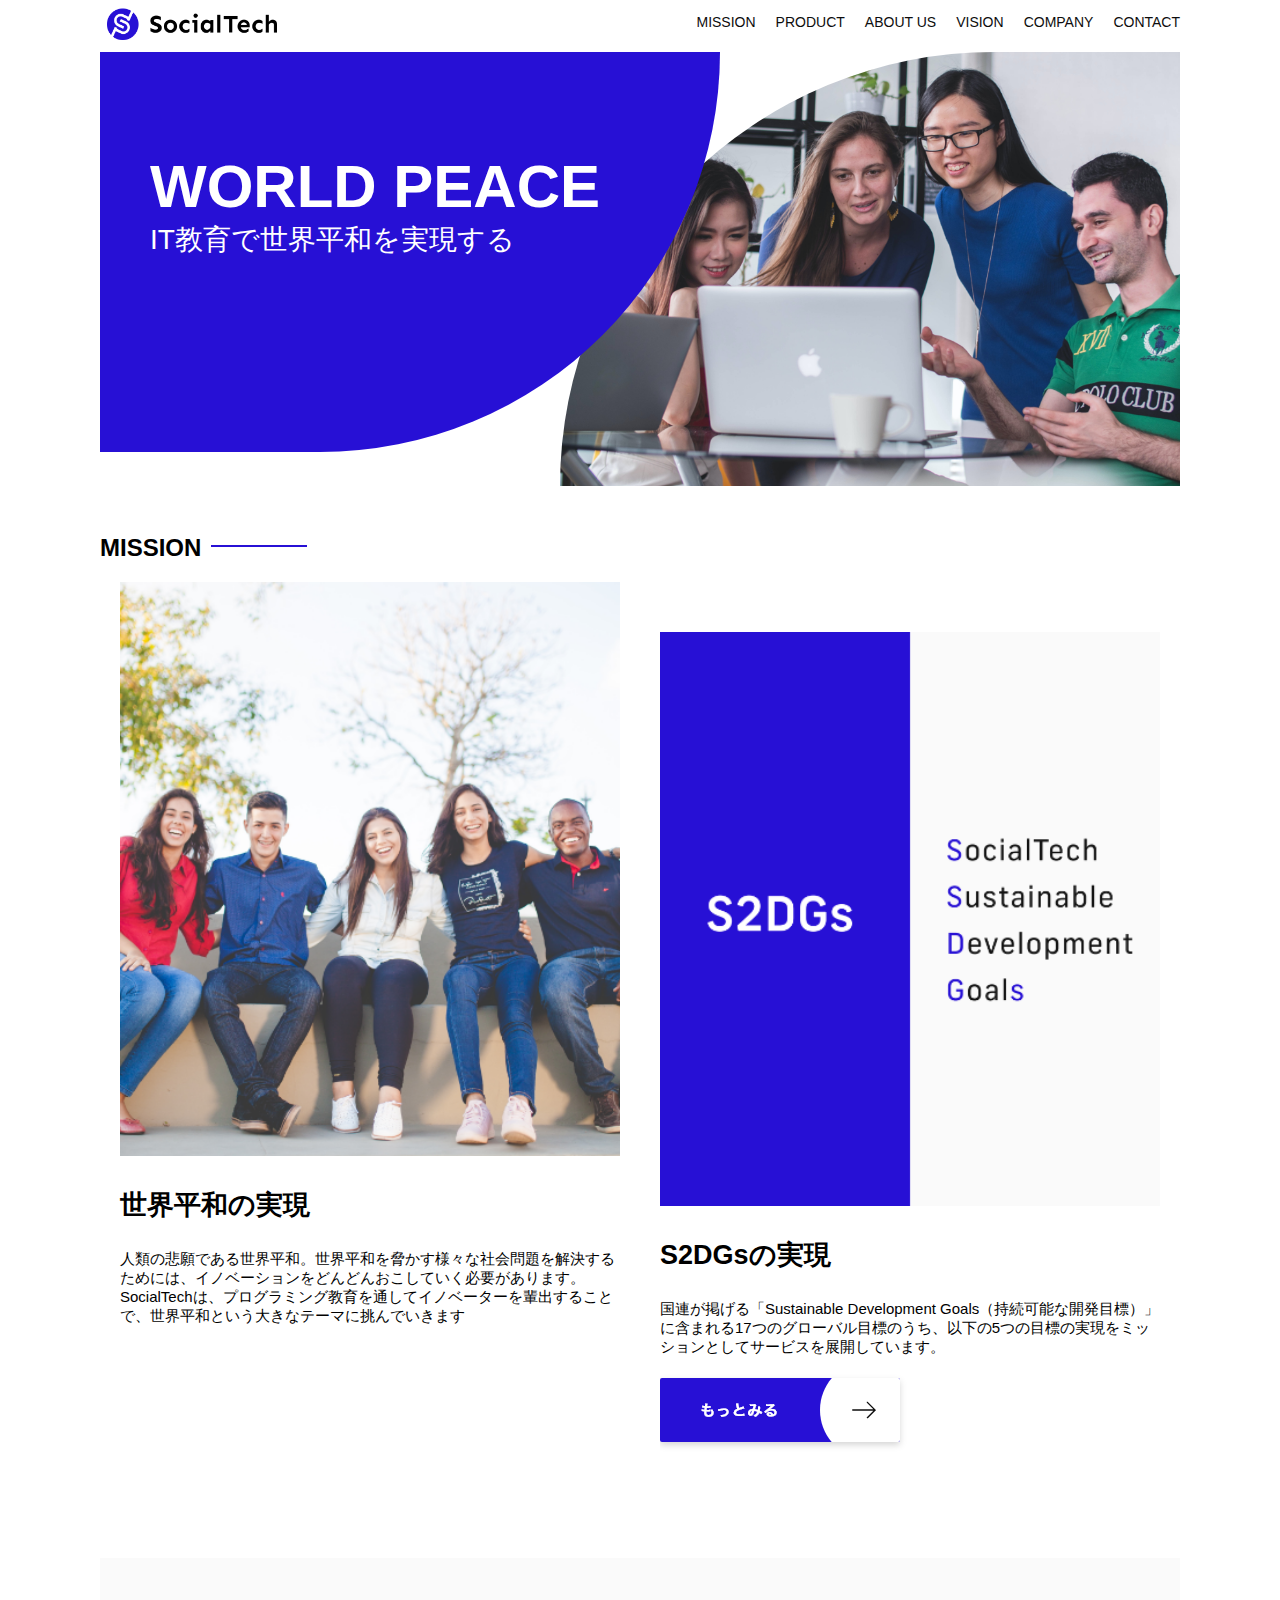
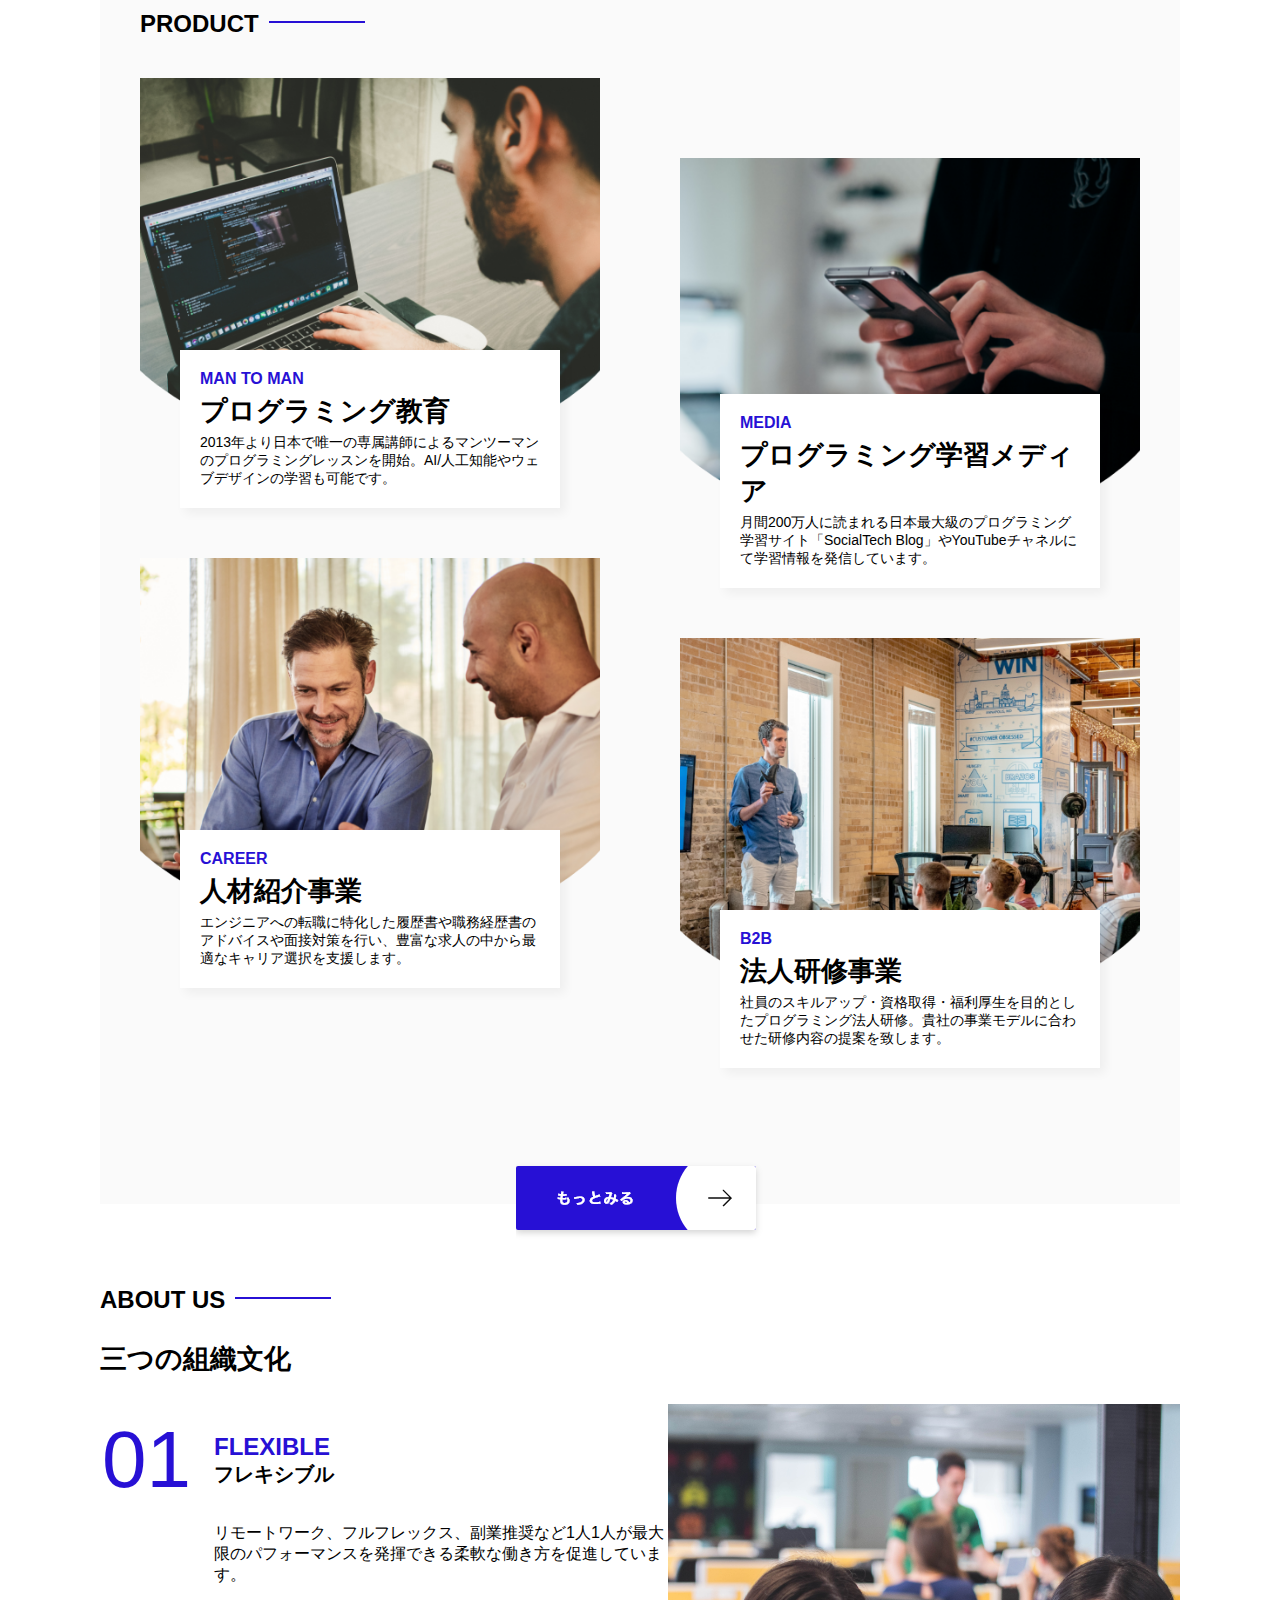
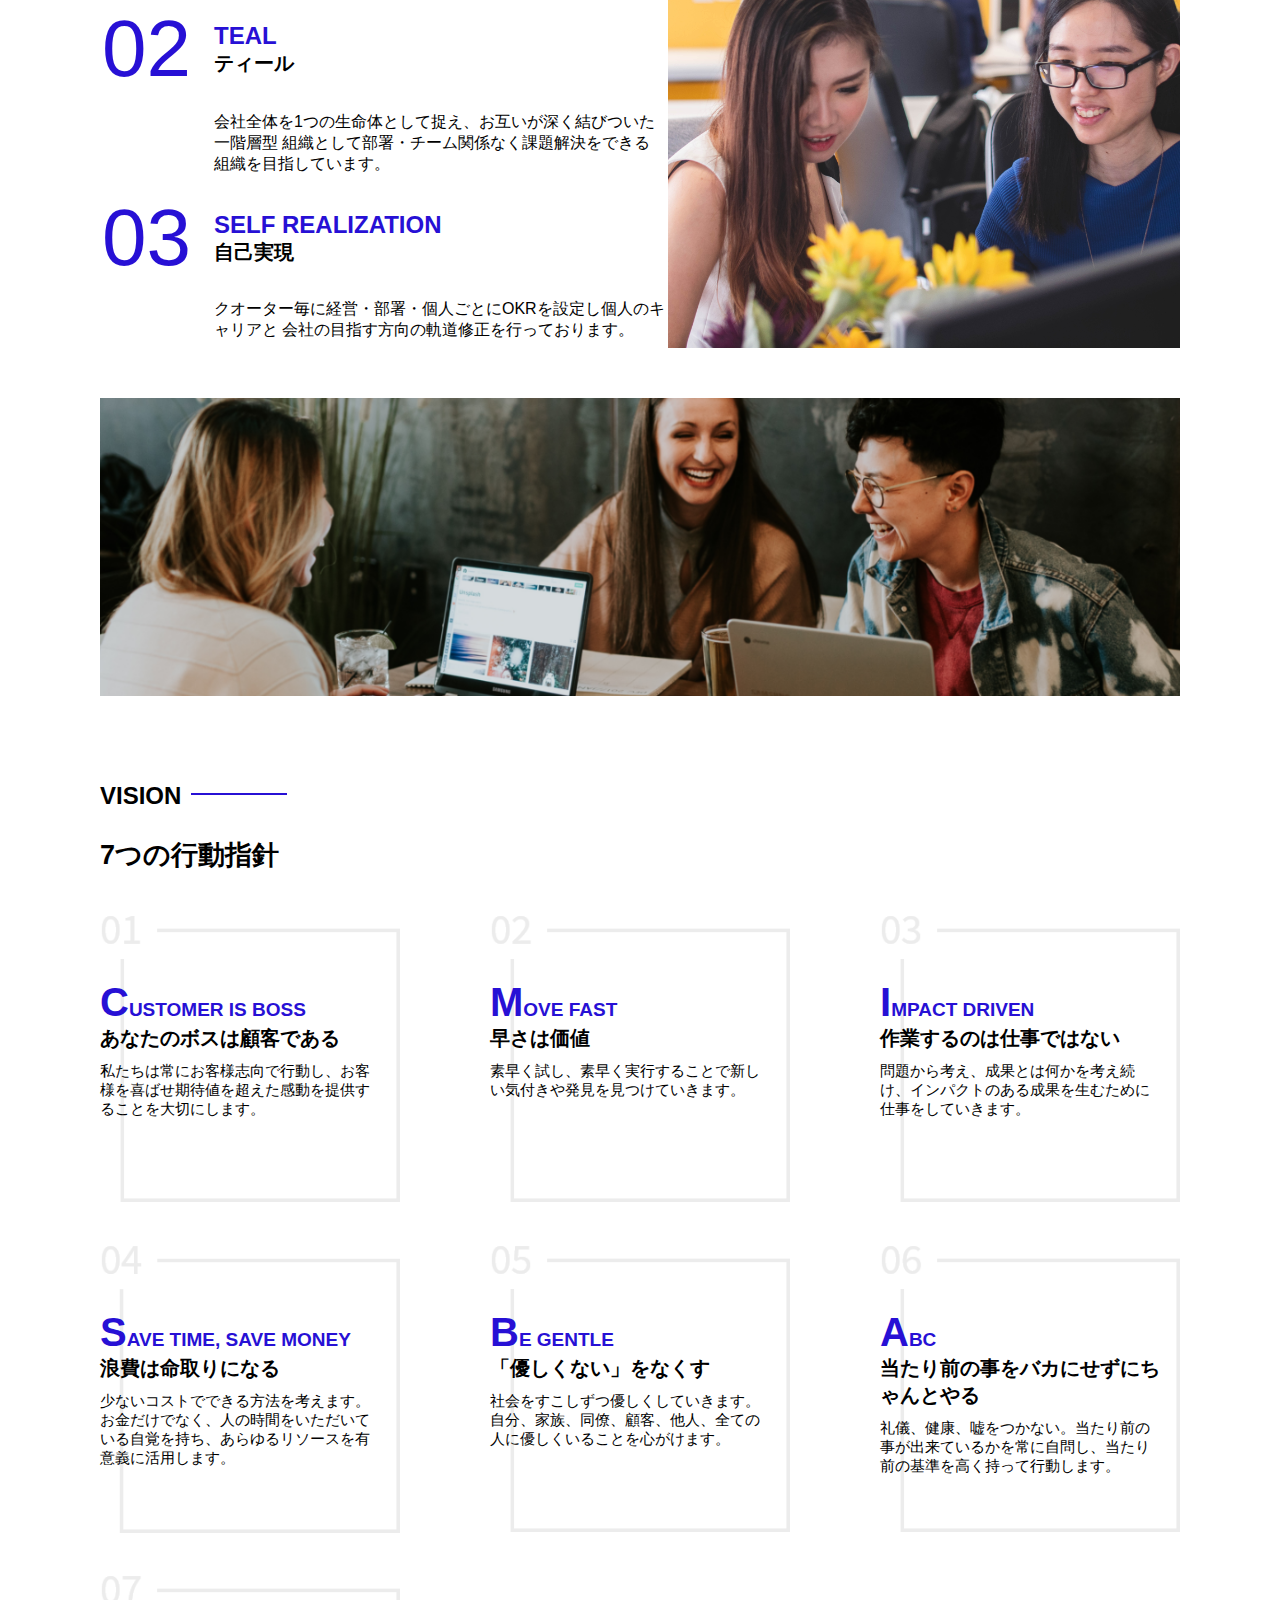
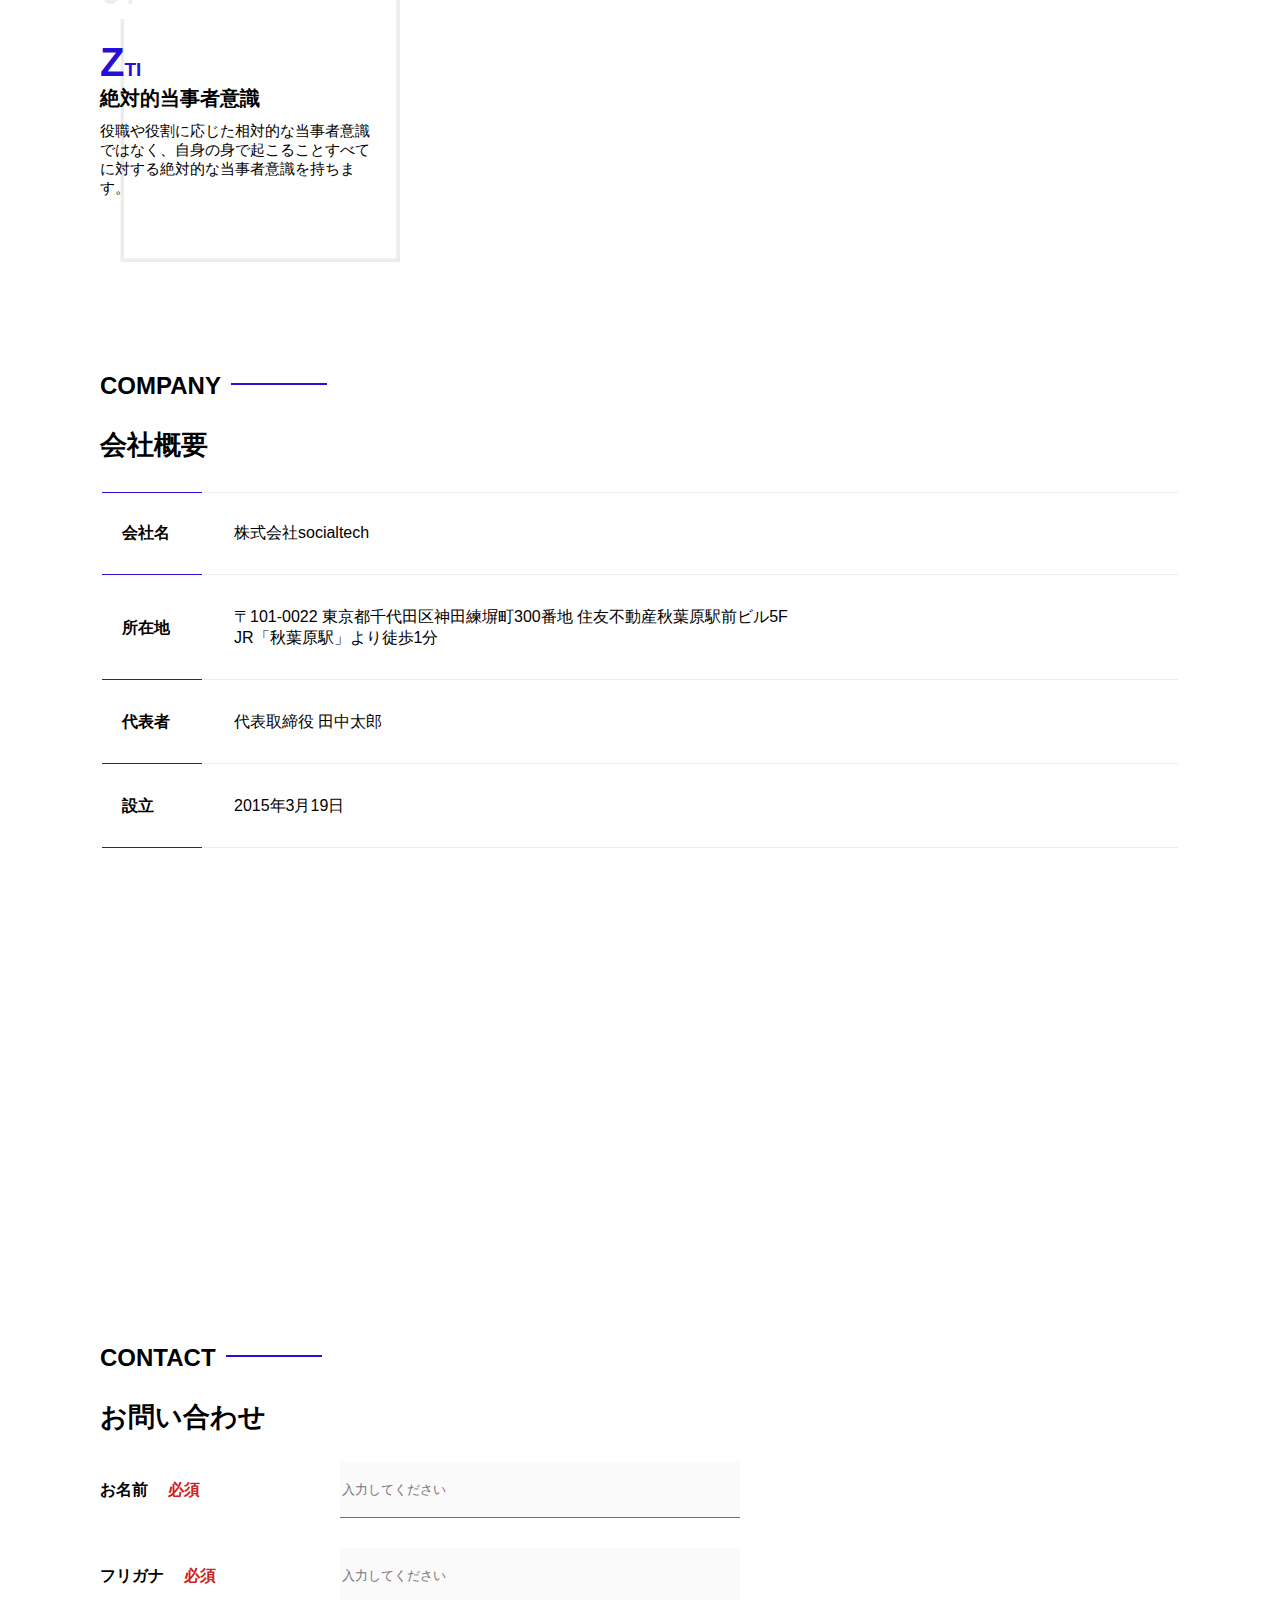
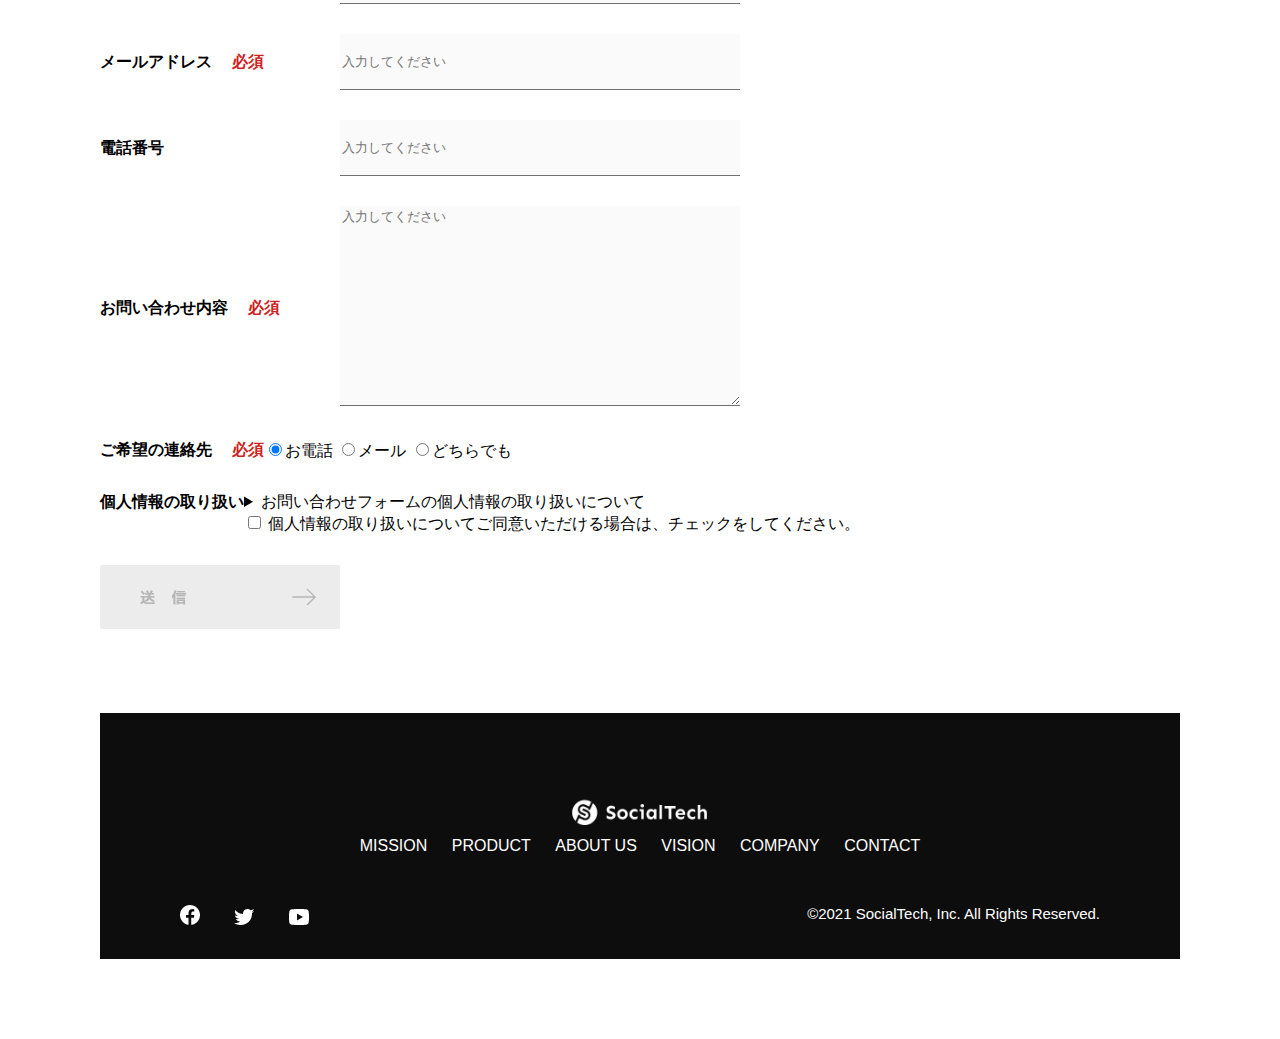
<file: kadai_tutorial_output/socialtech/index.html>
<!DOCTYPE html>
<html>
<head>
  <title>SocialTech</title>
  <meta charset="UTF-8">
  <meta name="discription" content="SocialTechはEdTech業界のリーディングカンパニーを目指します。">
  <meta name="viewport" content="width=device-width,initial-scale=1.0">
  <link rel="stylesheet" href="style.css">
</head>
<body>
  <!-- ヘッダー -->
  <header>
    <!-- ロゴ -->
    <a href="index.html" id="logo"><img src="images/logo.png" alt="トップページに戻る"></a>
    <!--pc用ナビゲーション -->
    <nav id="nav-pc">
      <ul>
        <li><a href="mission.html">MISSION</a></li>
        <li><a href="product.html">PRODUCT</a></li>
        <li><a href="index.html#aboutus">ABOUT US</a></li>
        <li><a href="index.html#vision">VISION</a></li>
        <li><a href="index.html#company">COMPANY</a></li>
        <li><a href="index.html#contact">CONTACT</a></li>
      </ul>
    </nav>
    <!-- スマホ用メニューボタン -->
    <button id="menu-sp" onclick="document.getElementById('nav-sp').style.display='block'">
      <img src="images/button-menu.png" alt="ナビゲーションを開く">
    </button>
    <!-- スマホ用ナビゲーション -->
    <div id="nav-sp">
      <button id="close" onclick="document.getElementById('nav-sp').style.display = 'none'">
        <img src="images/button-close.png" alt="ナビゲーションを閉じる">
      </button>

      <nav>
        <ul>
          <li>
            <a id="logo-sp" href="index.html" onclick="document.getElementById('nav-sp').style.display = 'none'"><img
                src="images/logo-sp.png" alt="トップページに戻る"></a>
          </li>
          <li><a class="menu" href="mission.html"
              onclick="document.getElementById('nav-sp').style.display = 'none'">MISSION</a></li>
          <li><a class="menu" href="product.html"
              onclick="document.getElementById('nav-sp').style.display ='none'">PRODUCT</a></li>
          <li><a class="menu" href="index.html#aboutus"
              onclick="document.getElementById('nav-sp').style.display = 'none'">ABOUT</a></li>
          <li><a class="menu" href="index.html#vision"
              onclick="document.getElementById('nav-sp').style.display = 'none'">VISION</a></li>
          <li><a class="menu" href="index.html#company"
              onclick="document.getElementById('nav-sp').style.display = 'none'">COMPANY</a></li>
          <li><a class="menu" href="index.html#contact"
              onclick="document.getElementById('nav-sp').style.display = 'none'">CONTACT</a></li>
        </ul>
      </nav>
      <div id="sns">
        <a href="https://www.facebook.com/sejuku2013">
          <img src="images/button-facebook.png" alt="Facebookのリンク">
        </a>
        <a href="https://twitter.com/samuraijuku">
          <img src="images/button-twitter.png" alt="Twitterのリンク">
        </a>
        <a href="https://www.youtube.com/channel/UCCFOQO5aDK0xXam4cUQXT8g">
          <img src="images/button-youtube.png" alt="YouTubeのリンク">
        </a>
      </div>
    </div>
  </header>
  <main>
    <article>
      <!-- メインビジュアル -->
      <section id="main-visual">
        <div id="main-message">
          <h1>WORLD PEACE</h1>
          <p>IT教育で世界平和を実現する</p>
        </div>
        <img src="images/index/index-main.png" alt="PCの周りに集まる多国籍の仲間たち">
      </section>
      <!-- ミッション -->
      <section id="mission">
        <h2 class="index-h2">MISSION</h2>
        <div id="mission-flex">
          <div>
            <img id="mission-photo" src="images/index/index-mission.png" alt="屋外のベンチで写真を撮影する多国籍の仲間たち">
            <h3>世界平和の実現</h3>
            <p>
              人類の悲願である世界平和。世界平和を脅かす様々な社会問題を解決するためには、イノベーションをどんどんおこしていく必要があります。SocialTechは、プログラミング教育を通してイノベーターを輩出することで、世界平和という大きなテーマに挑んでいきます
            </p>
          </div>
          <div>
            <img id="s2dgs" src="images/index/s2dgs.png" alt="S2DGs">
            <h3>S2DGsの実現</h3>
            <p>国連が掲げる「Sustainable Development
              Goals（持続可能な開発目標）」に含まれる17つのグローバル目標のうち、以下の5つの目標の実現をミッションとしてサービスを展開しています。</p>
            <a href="mission.html">
              <img src="images/button-more.png" alt="もっとみる">
            </a>
          </div>
        </div>
      </section>
      <!-- プロダクト -->
      <section id="product">
        <h2 class="index-h2">PRODUCT</h2>
        <div class="product-flex">
          <div id="product-left">
            <div>
              <img class="product-photo" src="images/index/index-mantoman.png" alt="PCでコードを書く男性">
              <div class="product-explain">
                <span>MAN TO MAN</span>
                <h3>プログラミング教育</h3>
                <p>2013年より日本で唯一の専属講師によるマンツーマンのプログラミングレッスンを開始。AI/人工知能やウェブデザインの学習も可能です。</p>
              </div>
            </div>
            <div>
              <img class="product-photo" src="images/index/index-career.png" alt="笑顔で話し合う2人の男性">
              <div class="product-explain">
                <span>CAREER</span>
                <h3>人材紹介事業</h3>
                <p>エンジニアへの転職に特化した履歴書や職務経歴書のアドバイスや面接対策を行い、豊富な求人の中から最適なキャリア選択を支援します。</p>
              </div>
            </div>
          </div>
          <div id="product-right">
            <div>
              <img class="product-photo" src="images/index/index-media.png" alt="スマートフォンを操作する人">
              <div class="product-explain">
                <span>MEDIA</span>
                <h3>プログラミング学習メディア</h3>
                <p>月間200万人に読まれる日本最大級のプログラミング学習サイト「SocialTech Blog」やYouTubeチャネルにて学習情報を発信しています。</p>
              </div>
            </div>
            <div>
              <img class="product-photo" src="images/index/index-b2b.png" alt="演中の男性とそれを聴く人々">
              <div class="product-explain">
                <span>B2B</span>
                <h3>法人研修事業</h3>
                <p>社員のスキルアップ・資格取得・福利厚生を目的としたプログラミング法人研修。貴社の事業モデルに合わせた研修内容の提案を致します。</p>
              </div>
            </div>
          </div>
        </div>
        <div id="product-more">
          <a href="product.html">
            <img src="images/button-more.png" alt="もっとみる">
          </a>
        </div>
      </section>
      <!-- about us -->
      <section id="aboutus">
        <h2 class="index-h2">ABOUT US</h2>
        <h3>三つの組織文化</h3>
        <div>
          <table class="culture-table">
            <tr>
              <td class="culture-num">01</td>
              <th><span class="culture-en">FLEXIBLE</span><br>フレキシブル</th>
            </tr>
            <tr>
              <td>
                <!-- 空のセル -->
              </td>
              <td class="culture-description">リモートワーク、フルフレックス、副業推奨など1人1人が最大限のパフォーマンスを発揮できる柔軟な働き方を促進しています。</td>
            </tr>
            <tr>
              <td class="culture-num">02</td>
              <th><span class="culture-en">TEAL</span><br>ティール</th>
            </tr>
            <tr>
              <td>
                <!-- 空のセル -->
              </td>
              <td class="culture-description">会社全体を1つの生命体として捉え、お互いが深く結びついた一階層型 組織として部署・チーム関係なく課題解決をできる組織を目指しています。</td>
            </tr>
            <tr>
              <td class="culture-num">03</td>
              <th><span class="culture-en">SELF REALIZATION</span><br>自己実現</th>
            </tr>
            <tr>
              <td>
                <!-- 空のセル -->
              </td>
              <td class="culture-description">クオーター毎に経営・部署・個人ごとにOKRを設定し個人のキャリアと 会社の目指す方向の軌道修正を行っております。</td>
            </tr>
          </table>
          <img class="culture-img" src="images/index/index-aboutus1.png" alt="笑顔で話し合う2人の女性">
        </div>
        <img class="culture-img2" src="images/index/index-aboutus2.png" alt="笑顔で話し合う3人の男女">
      </section>
      <section id="vision">
        <h2 class="index-h2">VISION</h2>
        <h3>7つの行動指針</h3>
        <div>
          <div class="vision-box">
            <img src="images/index/vision-01.png" alt="01">
            <div>
              <h4>CUSTOMER IS BOSS</h4>
              <h5>あなたのボスは顧客である</h5>
              <p>私たちは常にお客様志向で行動し、お客様を喜ばせ期待値を超えた感動を提供することを大切にします。</p>
            </div>
          </div>
          <div class="vision-box">
            <img src="images/index/vision-02.png" alt="02">
            <div>
              <h4>MOVE FAST</h4>
              <h5>早さは価値</h5>
              <p>素早く試し、素早く実行することで新しい気付きや発見を見つけていきます。</p>
            </div>
          </div>
          <div class="vision-box">
            <img src="images/index/vision-03.png" alt="03">
            <div>
              <h4>IMPACT DRIVEN</h4>
              <h5>作業するのは仕事ではない</h5>
              <p>問題から考え、成果とは何かを考え続け、インパクトのある成果を生むために仕事をしていきます。</p>
            </div>
          </div>
          <div class="vision-box">
            <img src="images/index//vision-04.png" alt="04">
            <div>
              <h4>SAVE TIME, SAVE MONEY</h4>
              <h5>浪費は命取りになる</h5>
              <p>少ないコストでできる方法を考えます。お金だけでなく、人の時間をいただいている自覚を持ち、あらゆるリソースを有意義に活用します。</p>
            </div>
          </div>
          <div class="vision-box">
            <img src="images/index/vision-05.png" alt="05">
            <div>
              <h4>BE GENTLE</h4>
              <h5>「優しくない」をなくす</h5>
              <p>社会をすこしずつ優しくしていきます。自分、家族、同僚、顧客、他人、全ての人に優しくいることを心がけます。</p>
            </div>
          </div>
          <div class="vision-box">
            <img src="images/index/vision-06.png" alt="06">
            <div>
              <h4>ABC</h4>
              <h5>当たり前の事をバカにせずにちゃんとやる</h5>
              <p>礼儀、健康、嘘をつかない。当たり前の事が出来ているかを常に自問し、当たり前の基準を高く持って行動します。</p>
            </div>
          </div>
          <div class="vision-box">
            <img src="images/index/vision-07.png" alt="07">
            <div>
              <h4>ZTI</h4>
              <h5>絶対的当事者意識</h5>
              <p>役職や役割に応じた相対的な当事者意識ではなく、自身の身で起こることすべてに対する絶対的な当事者意識を持ちます。</p>
            </div>
          </div>
        </div>
      </section>
      <!-- 会社概要 -->
      <section id="company">
        <h2 class="index-h2">COMPANY</h2>
        <h3>会社概要</h3>
        <table id="company-table">
          <tr>
            <th class="tableheader tableheader-first">会社名</th>
            <td class="cell cell-first">株式会社socialtech</td>
          </tr>
          <tr>
            <th class="tableheader">所在地</th>
            <td class="cell">〒101-0022 東京都千代田区神田練塀町300番地 住友不動産秋葉原駅前ビル5F<br>JR「秋葉原駅」より徒歩1分</td>
          </tr>
          <tr>
            <th class="tableheader">代表者</th>
            <td class="cell">代表取締役 田中太郎</td>
          </tr>
          <tr>
            <th class="tableheader">設立</th>
            <td class="cell">2015年3月19日</td>
          </tr>
        </table>
        <iframe
          src="https://www.google.com/maps/embed?pb=!1m18!1m12!1m3!1d3240.0688540195165!2d139.7746526!3d35.6999232!2m3!1f0!2f0!3f0!3m2!1i1024!2i768!4f13.1!3m3!1m2!1s0x60188fee13660e23%3A0x77137876edf742ac!2z5L2P5Y-L5LiN5YuV55Sj56eL6JGJ5Y6f6aeF5YmN44OT44Or!5e0!3m2!1sja!2sjp!4v1742967065724!5m2!1sja!2sjp"
          width="600" height="450" style="border:0;" allowfullscreen="" loading="lazy"
          referrerpolicy="no-referrer-when-downgrade" style="border: 0" allowfullscreen="" loading="lazy">
        </iframe>
      </section>
      <!-- お問い合わせフォーム -->
      <section id="contact">
        <h2 class="index-h2">CONTACT</h2>
        <h3>お問い合わせ</h3>
        <form>
          <div>
            <div class="contact-heading">
              <label class="contact-label">お名前<span class="contact-span">必須</span></label>
            </div>
            <div>
              <input type="text" name="name" placeholder="入力してください" class="contact-textbox">
            </div>
          </div>
          <div>
            <div class="contact-heading">
              <label class="contact-label">フリガナ<span class="contact-span">必須</span></label>
            </div>
            <div>
              <input type="text" name="hurigana" placeholder="入力してください" class="contact-textbox">
            </div>
          </div>
          <div>
            <div class="contact-heading">
              <label class="contact-label">メールアドレス<span class="contact-span">必須</span></label>
            </div>
            <div>
              <input type="text" name="email" placeholder="入力してください" class="contact-textbox">
            </div>
          </div>
          <div>
            <div class="contact-heading">
              <label class="contact-label">電話番号</label>
            </div>
            <div>
              <input type="text" name="tel" placeholder="入力してください" class="contact-textbox">
            </div>
          </div>
          <div>
            <div class="contact-heading">
              <label class="contact-label">お問い合わせ内容<span class="contact-span">必須</span></label>
            </div>
            <div>
              <textarea class="contact-textarea" placeholder="入力してください" name="message"></textarea>
            </div>
          </div>
          <div>
            <div class="conotact-heading">
              <label class="contact-label">ご希望の連絡先<span class="contact-span">必須</span></label>
            </div>
            <div>
              <input class="radiobutton" type="radio" value="tel" name="contact" checked><label>お電話</label>
              <input class="radiobutton" type="radio" value="mail" name="contact"><label>メール</label>
              <input class="radiobutton" type="radio" value="both" name="contact"><label>どちらでも</label>
            </div>
          </div>
          <div>
            <div class="conotact-heading">
              <label class="contact-label">個人情報の取り扱い</label>
            </div>
            <div>
              <details>
                <summary>お問い合わせフォームの個人情報の取り扱いについて</summary>
                <div>
                  <dl>
                    <dt>１．組織の名称又は氏名</dt>
                    <dd>株式会社SocialTech</dd>
                    <dt>２．個人情報保護管理者（若しくはその代理人）の氏名又は職名、所属及び連絡先</dt>
                    <dd>
                      <p>鈴木 一郎 コーポレート部</p>
                      <p>メールアドレス：samurai@example.com</p>
                      <p>TEL：03-1234-5678</p>
                    </dd>
                    <dt>３．個人情報の利用目的</dt>
                    <dd>
                      <ul>
                        <li>本サービス及び本サービスに関連する情報の提供又はそれらに関する連絡のため</li>
                        <li>ユーザーの本人確認のため</li>
                        <li>当社サービスのご案内のため</li>
                        <li>当社の商品等の広告または宣伝（電子メールによるものを含むものとします。）</li>
                      </ul>
                    </dd>
                    <dt>４．個人情報の取り扱い業務の委託</dt>
                    <dd>
                      個人情報の取扱業務の全部または一部を外部に業務委託する場合があります。その際、弊社は、個人情報を適切に保護できる管理体制を敷き実行していることを条件として委託先を厳選したうえで、機密保持契約を委託先と締結し、お客様の個人情報を厳密に管理させます。
                    </dd>
                    <dt>５．個人情報の開示等の請求</dt>
                    <dd>
                      お客様は、弊社に対してご自身の個人情報の開示等（利用目的の通知、開示、内容の訂正・追加・削除、利用の停止または消去、第三者への提供の停止）に関して、当社問合わせ窓口に申し出ることができます。<br>
                      その際、弊社はお客様ご本人を確認させていただいたうえで、合理的な期間内に対応いたします。<br>
                      なお、個人情報に関する弊社問合わせ先は、次の通りです。
                    </dd>
                    <dd>
                      <p>株式会社SocialTech　個人情報問合せ窓口</p>
                      <p>〒150-0043　東京都千代田区神田練塀町300番地 住友不動産秋葉原駅前ビル5F</p>
                      <p>メールアドレス：samurai@example.com　TEL：03-1234-5678</p>
                    </dd>

                    <dt>６．個人情報を提供されることの任意性について</dt>
                    <dd>お客様がご自身の個人情報を弊社に提供されるか否かは、お客様のご判断によりますが、もしご提供されない場合には、適切なサービスが提供できない場合がありますので予めご了承ください。</dd>
                  </dl>
                </div>
              </details>
              <input type="checkbox" name="agree">
              <span>個人情報の取り扱いについてご同意いただける場合は、チェックをしてください。</span>
            </div>
          </div>
          <input type="image" src="images/button-submit.png" alt="送信する">
        </form>
      </section>
    </article>
  </main>

  <footer>
    <div>
      <img src="images/logo-sp.png" alt="SocialTech">
    </div>
    <div id="footer-link">
      <a href="mission.html">MISSION</a>
      <a href="product.html">PRODUCT</a>
      <a href="index.html#aboutus">ABOUT US</a>
      <a href="index.html#vision">VISION</a>
      <a href="index.html#company">COMPANY</a>
      <a href="index.html#contact">CONTACT</a>
    </div>
    <div id="sns-footer">
      <div class="sns-btns">
        <a href="https://www.facebook.com/sejuku2013"><img src="images/button-facebook.png" alt="Facebookのリンク"></a>
        <a href="https://twitter.com/samuraijuku"><img src="images/button-twitter.png" alt="Twitterのリンク"></a>
        <a href="https://www.youtube.com/channel/UCCFOQO5aDK0xXam4cUQXT8g"><img src="images/button-youtube.png"
            alt="YouTubeのリンク"></a>
      </div>
      <p id="copyright">&copy;2021 SocialTech, Inc. All Rights Reserved.</p>
    </div>
  </footer>
</body>

</html>


<!-- ======== 中略 ========
 以下の場所までスクロールされる-->
<section id="aboutus"></section>
</file>
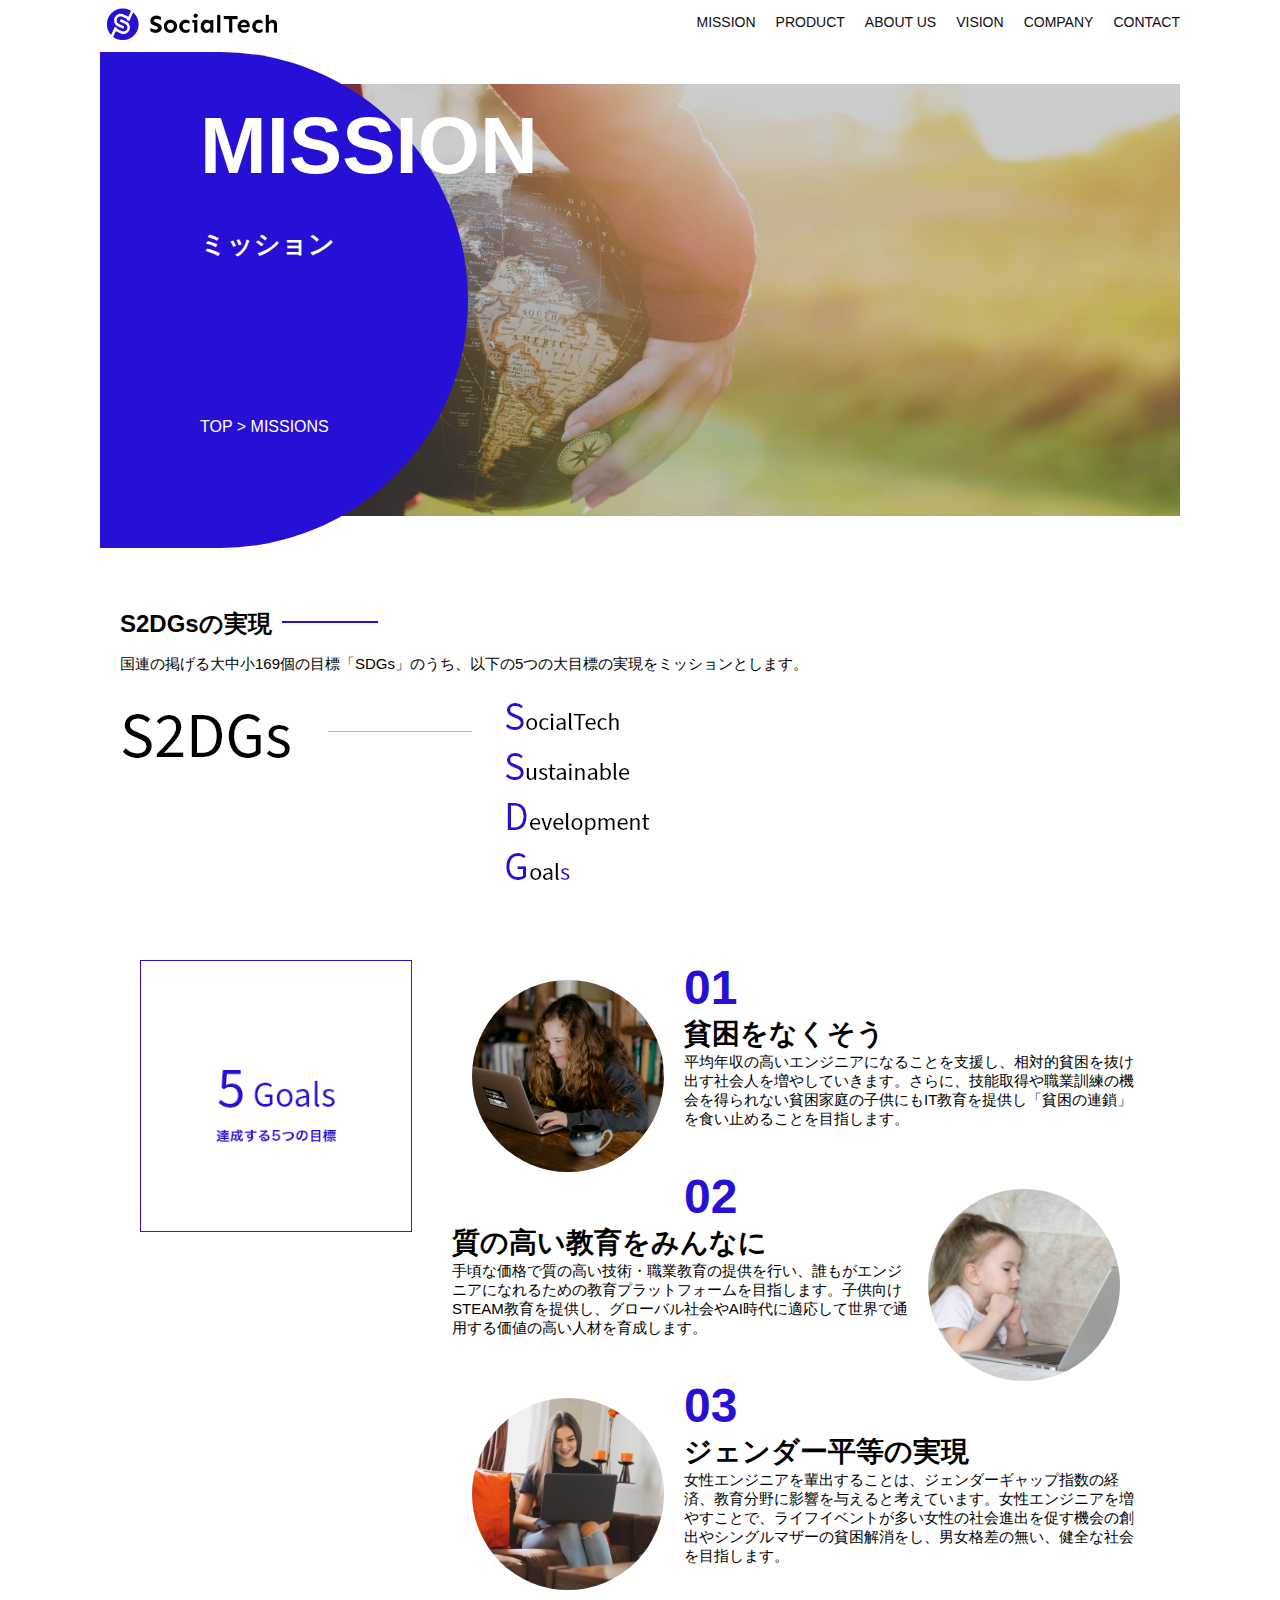
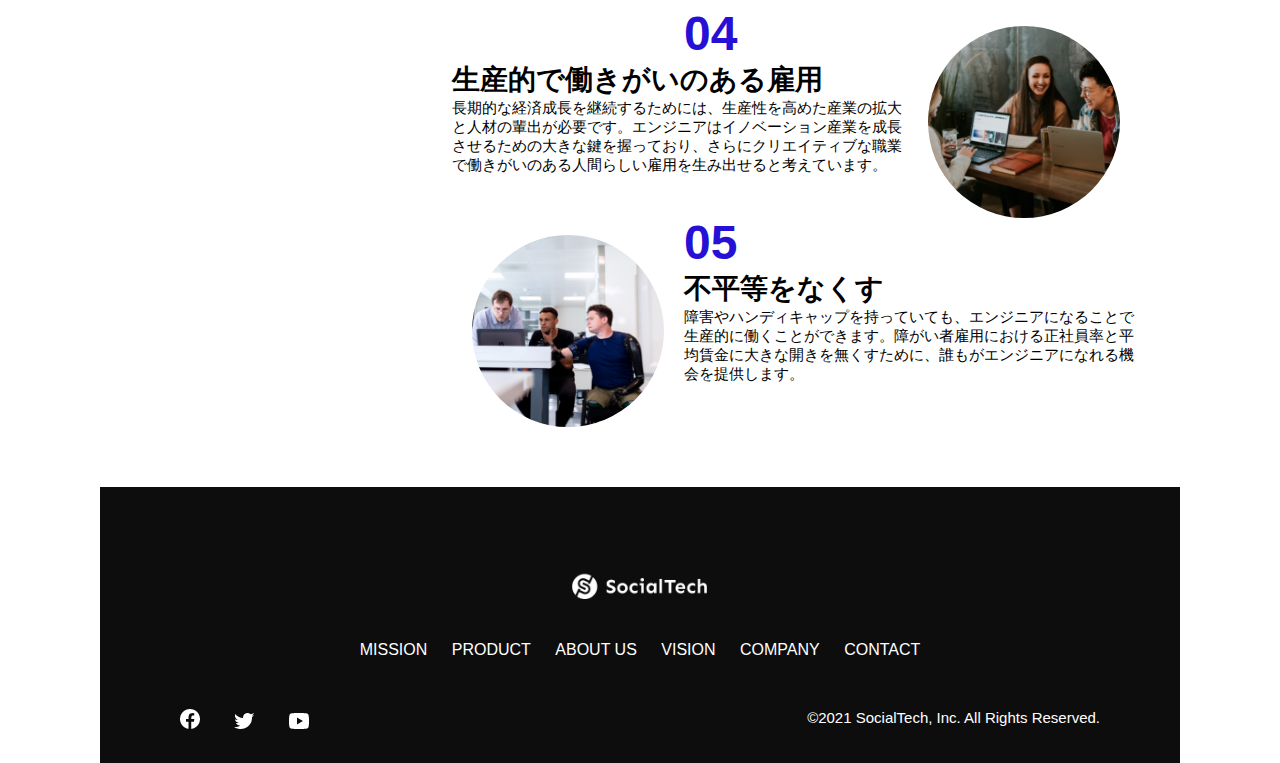
<file: mission.html>
<!DOCTYPE html>
<html>

<head>
  <title>SocialTech - MISSION ミッション -</title>
  <meta charset="utf-8">
  <meta name="description" content="SocialTechが目指す5つの目標（S2DGs）を紹介します">
  <meta name="viewport" content="width=device-width, initial-scale=1.0">
  <link rel="stylesheet" href="style.css">
</head>

<!--======== 後略 ========-->
<meta name="viewport" content="width=device-width, initial-scale=1.0">
<link rel="stylesheet" href="style.css">
</head>

<body>
  <!-- ヘッダー -->
  <header>
    <!-- ロゴ -->
    <a href="index.html" id="logo">
      <img src="images/logo.png" alt="トップページに戻る">
    </a>

    <!-- PC用ナビゲーション -->
    <nav id="nav-pc">
      <ul>
        <li><a href="mission.html">MISSION</a></li>
        <li><a href="product.html">PRODUCT</a></li>
        <li><a href="index.html#aboutus">ABOUT US</a></li>
        <li><a href="index.html#vision">VISION</a></li>
        <li><a href="index.html#company">COMPANY</a></li>
        <li><a href="index.html#contact">CONTACT</a></li>
      </ul>
    </nav>

    <!-- スマホ用メニューボタン -->
    <button id="menu-sp" onclick="document.getElementById('nav-sp').style.display = 'block'">
      <img src="images/button-menu.png" alt="ナビゲーションを開く">
    </button>

    <!-- スマホ用ナビゲーション -->
    <div id="nav-sp">
      <button id="close" onclick="document.getElementById('nav-sp').style.display = 'none'">
        <img src="images/button-close.png" alt="ナビゲーションを閉じる">
      </button>

      <nav>
        <ul>
          <li>
            <a id="logo-sp" href="index.html" onclick="document.getElementById('nav-sp').style.display = 'none'"><img
                src="images/logo-sp.png" alt="トップページに戻る"></a>
          </li>
          <li><a class="menu" href="mission.html"
              onclick="document.getElementById('nav-sp').style.display = 'none'">MISSION</a></li>
          <li><a class="menu" href="product.html"
              onclick="document.getElementById('nav-sp').style.display = 'none'">PRODUCT</a></li>
          <li><a class="menu" href="index.html#aboutus"
              onclick="document.getElementById('nav-sp').style.display = 'none'">ABOUT US</a></li>
          <li><a class="menu" href="index.html#vision"
              onclick="document.getElementById('nav-sp').style.display = 'none'">VISION</a></li>
          <li><a class="menu" href="index.html#company"
              onclick="document.getElementById('nav-sp').style.display = 'none'">COMPANY</a></li>
          <li><a class="menu" href="index.html#contact"
              onclick="document.getElementById('nav-sp').style.display = 'none'">CONTACT</a></li>
        </ul>
      </nav>
      <div id="sns">
        <a href="https://www.facebook.com/sejuku2013">
          <img src="images/button-facebook.png" alt="Facebookのリンク">
        </a>
        <a href="https://twitter.com/samuraijuku">
          <img src="images/button-twitter.png" alt="Twitterのリンク">
        </a>
        <a href="https://www.youtube.com/channel/UCCFOQO5aDK0xXam4cUQXT8g">
          <img src="images/button-youtube.png" alt="YouTubeのリンク">
        </a>
      </div>
    </div>
  </header>

  <main>
    <article>
      <section id="mission-main">
        <div class="mission-main-inner">
          <div id="mission-title">
            <h1>MISSION<br><span>ミッション</span></h1>
            <p>TOP > MISSIONS</p>
          </div>
        </div>
      </section>

      <section id="mission-s2dgs">
        <h2 class="misson-h2">S2DGsの実現</h2>
        <p>国連の掲げる大中小169個の目標「SDGs」のうち、以下の5つの大目標の実現をミッションとします。</p>
        <img src="images/mission/mission-s2dgs.png" alt="S2DGs">
      </section>

      <section id="mission-five-goals">
        <div class="five-goals-image">
          <img src="images/mission/mission-5goals.png" alt="5Goals">
        </div>
        <div class="five-goals-read">
          <div>
            <img class="fivegoals-image-left" src="images/mission/mission-5goals01.png" alt="PCを操作する女の子">
            <span class="fivegoals-number">01</span>
            <h3 class="fivegoals-h3">貧困をなくそう</h3>
            <p class="fivegoals-p">平均年収の高いエンジニアになることを支援し、相対的貧困を抜け出す社会人を増やしていきます。さらに、技能取得や職業訓練の機会を得られない貧困家庭の子供にもIT教育を提供し「貧困の連鎖」を食い止めることを目指します。</p>
          </div>
          <div>
            <img class="fivegoals-image-right"src="images/mission/mission-5goals02.png" alt="PCを見つめる小さい女の子">
            <span class="fivegoals-number">02</span>
            <h3 class="fivegoals-h3">質の高い教育をみんなに</h3>
            <p class="fivegoals-p">手頃な価格で質の高い技術・職業教育の提供を行い、誰もがエンジニアになれるための教育プラットフォームを目指します。子供向けSTEAM教育を提供し、グローバル社会やAI時代に適応して世界で通用する価値の高い人材を育成します。</p>
          </div>
          <div>
            <img class="fivegoals-image-left" src="images/mission/mission-5goals03.png" alt="PCを操作する女性">
            <span class="fivegoals-number">03</span>
            <h3 class="fivegoals-h3">ジェンダー平等の実現</h3>
            <p class="fivegoals-p">女性エンジニアを輩出することは、ジェンダーギャップ指数の経済、教育分野に影響を与えると考えています。女性エンジニアを増やすことで、ライフイベントが多い女性の社会進出を促す機会の創出やシングルマザーの貧困解消をし、男女格差の無い、健全な社会を目指します。</p>
          </div>
          <div>
            <img class="fivegoals-image-right" src="images/mission/mission-5goals04.png" alt="笑顔で話し合う3人の男女">
            <span class="fivegoals-number">04</span>
            <h3 class="fivegoals-h3">生産的で働きがいのある雇用</h3>
            <p class="fivegoals-p">長期的な経済成長を継続するためには、生産性を高めた産業の拡大と人材の輩出が必要です。エンジニアはイノベーション産業を成長させるための大きな鍵を握っており、さらにクリエイティブな職業で働きがいのある人間らしい雇用を生み出せると考えています。</p>
          </div>
          <div>
            <img class="fivegoals-image-left" src="images/mission/mission-5goals05.png" alt="障害を持つ男性が生き生きと働く様子">
            <span class="fivegoals-number">05</span>
            <h3 class="fivegoals-h3">不平等をなくす</h3>
            <p class="fivegoals-p">障害やハンディキャップを持っていても、エンジニアになることで生産的に働くことができます。障がい者雇用における正社員率と平均賃金に大きな開きを無くすために、誰もがエンジニアになれる機会を提供します。</p>
          </div>
        </div>
      </section>

      
    </article>
  </main>

  <footer>
    <div id="footer-logo">
      <img src="images/logo-sp.png" alt="SocialTech">
    </div>
    <div id="footer-link">
      <a href="mission.html">MISSION</a>
      <a href="product.html">PRODUCT</a>
      <a href="index.html#aboutus">ABOUT US</a>
      <a href="index.html#vision">VISION</a>
      <a href="index.html#company">COMPANY</a>
      <a href="index.html#contact">CONTACT</a>
    </div>
    <div id="sns-footer">
      <div class="sns-btns">
        <a href="https://www.facebook.com/sejuku2013"><img src="images/button-facebook.png" alt="Facebookのリンク"></a>
        <a href="https://twitter.com/samuraijuku"><img src="images/button-twitter.png" alt="Twitterのリンク"></a>
        <a href="https://www.youtube.com/channel/UCCFOQO5aDK0xXam4cUQXT8g"><img src="images/button-youtube.png"
            alt="YouTubeのリンク"></a>
      </div>
      <p id="copyright">&copy;2021 SocialTech, Inc. All Rights Reserved.</p>
    </div>
  </footer>

</body>

</html>
</file>
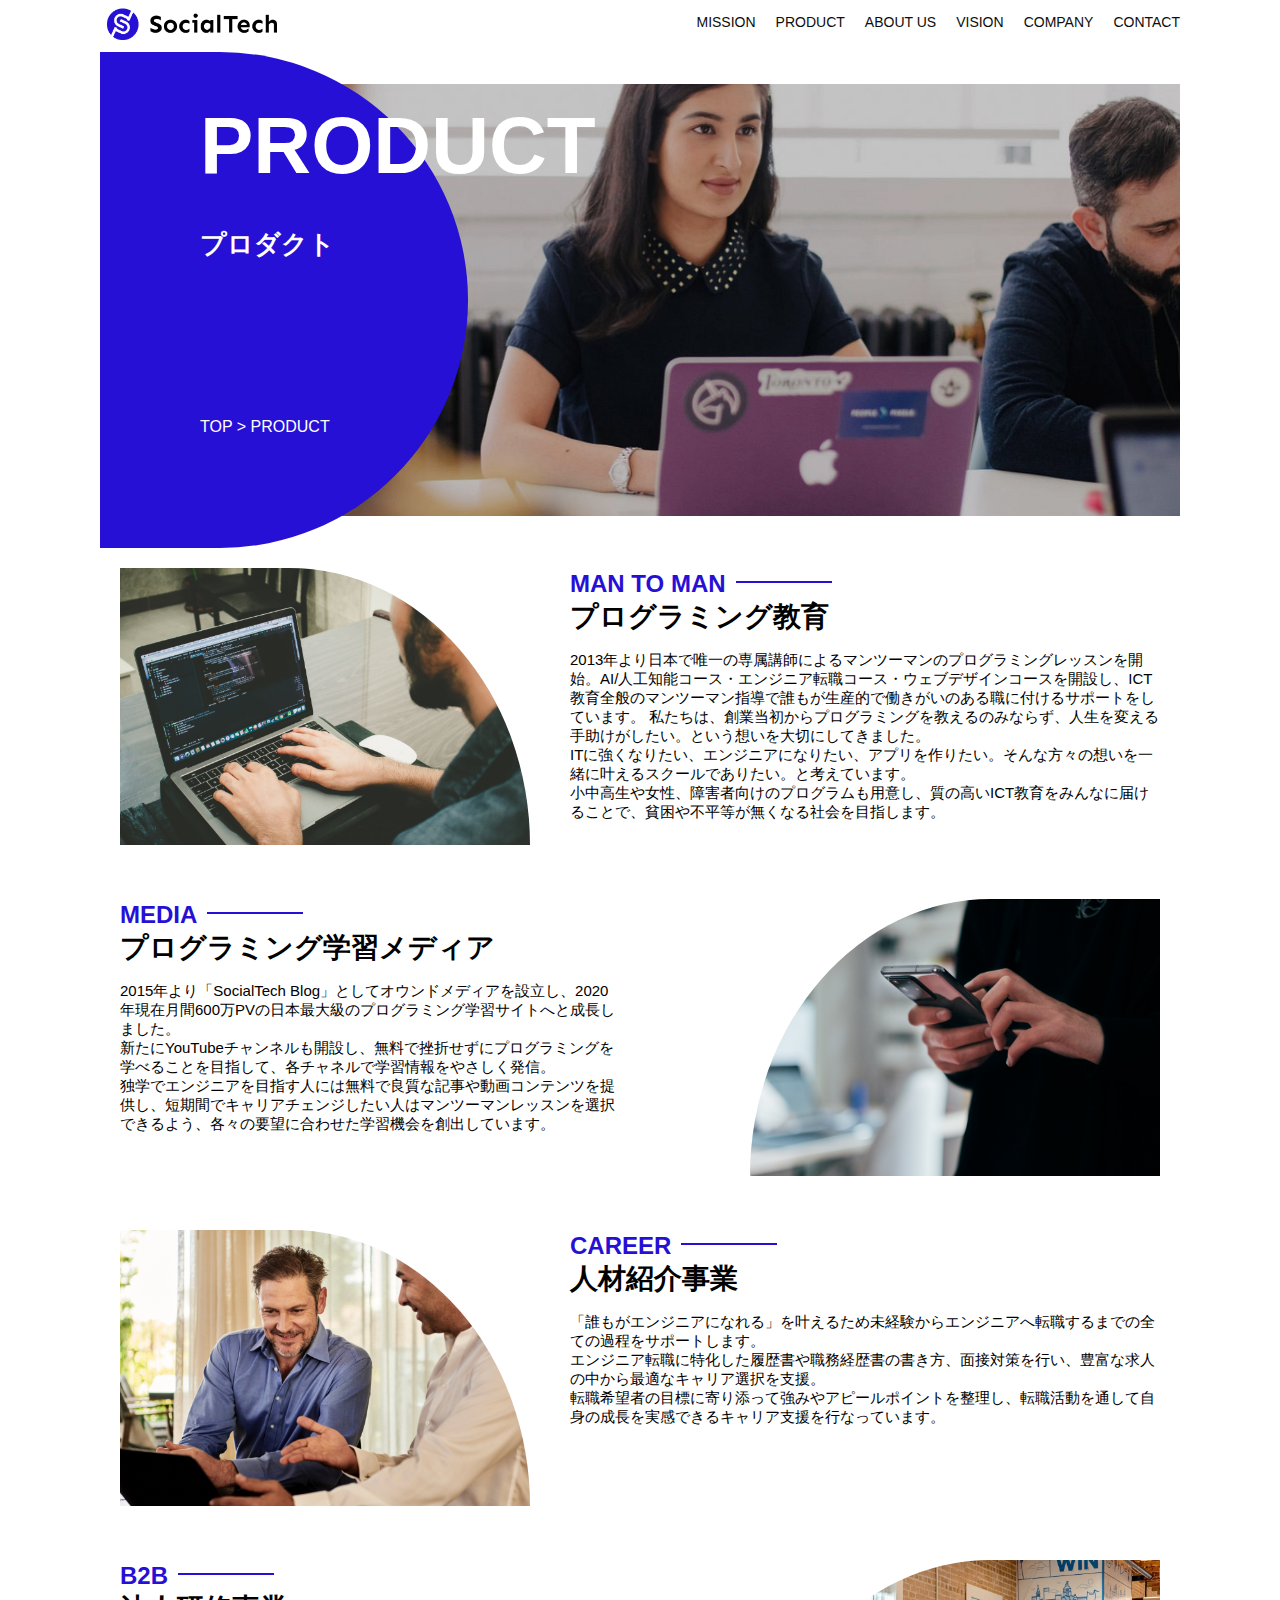
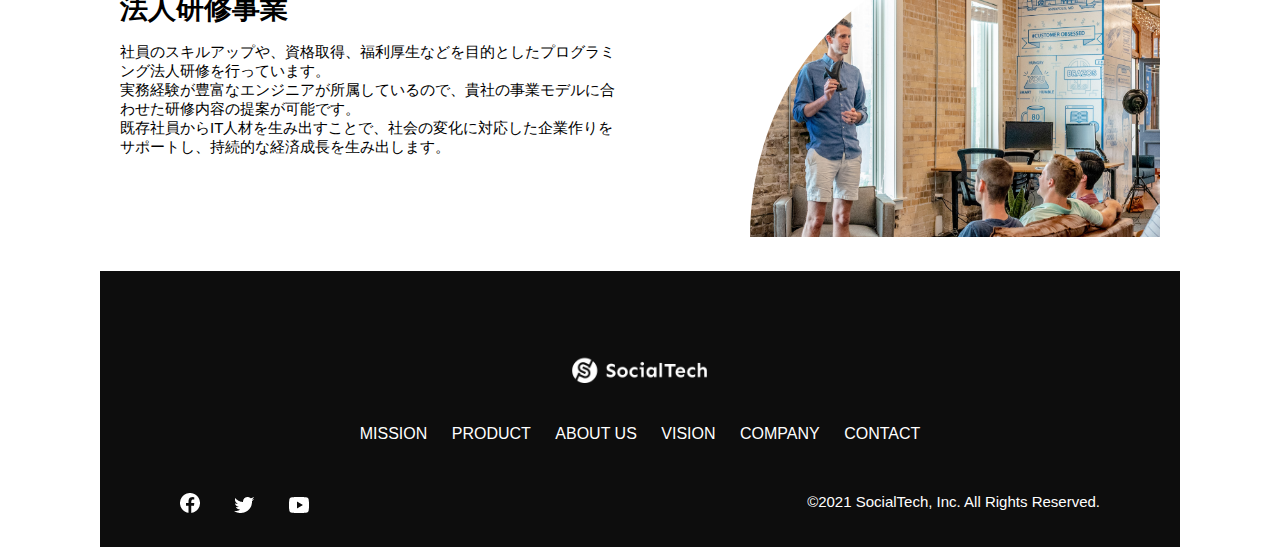
<file: product.html>
<!DOCTYPE html>
<html>

<head>
  <title>SocialTech -PRODUCT プロダクト</title>
  <meta charset="utf-8">
  <meta name="description" content="SocialTechの4つのプロダクトを紹介します">
  <meta name="viewport" content="width=device-width, initial-scale=1.0">
  <link rel="stylesheet" href="style.css">
</head>

<body>
  <!-- ヘッダー -->
  <header>
    <!-- ロゴ -->
    <a href="index.html" id="logo">
      <img src="images/logo.png" alt="トップページに戻る">
    </a>

    <!-- PC用ナビゲーション -->
    <nav id="nav-pc">
      <ul>
        <li><a href="mission.html">MISSION</a></li>
        <li><a href="product.html">PRODUCT</a></li>
        <li><a href="index.html#aboutus">ABOUT US</a></li>
        <li><a href="index.html#vision">VISION</a></li>
        <li><a href="index.html#company">COMPANY</a></li>
        <li><a href="index.html#contact">CONTACT</a></li>
      </ul>
    </nav>

    <!-- スマホ用メニューボタン -->
    <button id="menu-sp" onclick="document.getElementById('nav-sp').style.display = 'block'">
      <img src="images/button-menu.png" alt="ナビゲーションを開く">
    </button>

    <!-- スマホ用ナビゲーション -->
    <div id="nav-sp">
      <button id="close" onclick="document.getElementById('nav-sp').style.display = 'none'">
        <img src="images/button-close.png" alt="ナビゲーションを閉じる">
      </button>

      <nav>
        <ul>
          <li>
            <a id="logo-sp" href="index.html" onclick="document.getElementById('nav-sp').style.display = 'none'"><img
                src="images/logo-sp.png" alt="トップページに戻る"></a>
          </li>
          <li><a class="menu" href="mission.html"
              onclick="document.getElementById('nav-sp').style.display = 'none'">MISSION</a></li>
          <li><a class="menu" href="product.html"
              onclick="document.getElementById('nav-sp').style.display = 'none'">PRODUCT</a></li>
          <li><a class="menu" href="index.html#aboutus"
              onclick="document.getElementById('nav-sp').style.display = 'none'">ABOUT US</a></li>
          <li><a class="menu" href="index.html#vision"
              onclick="document.getElementById('nav-sp').style.display = 'none'">VISION</a></li>
          <li><a class="menu" href="index.html#company"
              onclick="document.getElementById('nav-sp').style.display = 'none'">COMPANY</a></li>
          <li><a class="menu" href="index.html#contact"
              onclick="document.getElementById('nav-sp').style.display = 'none'">CONTACT</a></li>
        </ul>
      </nav>
      <div id="sns">
        <a href="https://www.facebook.com/sejuku2013">
          <img src="images/button-facebook.png" alt="Facebookのリンク">
        </a>
        <a href="https://twitter.com/samuraijuku">
          <img src="images/button-twitter.png" alt="Twitterのリンク">
        </a>
        <a href="https://www.youtube.com/channel/UCCFOQO5aDK0xXam4cUQXT8g">
          <img src="images/button-youtube.png" alt="YouTubeのリンク">
        </a>
      </div>
    </div>
  </header>

  <main>
    <article>
      <section id="product-main">
        <div class="product-main-inner">
          <div id="product-title">
            <h1>PRODUCT<br><span>プロダクト</span></h1>
            <p>TOP > PRODUCT</p>
          </div>
        </div>
      </section>

      <section class="product-section product-section-left">
        <div class="product-section-img">
          <img src="images/product/product-mantoman.png" alt="PCでコードを書く男性">
        </div>
        <div class="product-read">
          <h2 class="product-h2">MAN TO MAN</h2>
          <h3 class="product-h3">プログラミング教育</h3>
          <p>
            2013年より日本で唯一の専属講師によるマンツーマンのプログラミングレッスンを開始。AI/人工知能コース・エンジニア転職コース・ウェブデザインコースを開設し、ICT教育全般のマンツーマン指導で誰もが生産的で働きがいのある職に付けるサポートをしています。
            私たちは、創業当初からプログラミングを教えるのみならず、人生を変える手助けがしたい。という想いを大切にしてきました。<br>ITに強くなりたい、エンジニアになりたい、アプリを作りたい。そんな方々の想いを一緒に叶えるスクールでありたい。と考えています。<br>小中高生や女性、障害者向けのプログラムも用意し、質の高いICT教育をみんなに届けることで、貧困や不平等が無くなる社会を目指します。
          </p>
        </div>
      </section>

      <section class="product-section product-section-right">
        <div class="product-read">
          <h2 class="product-h2">MEDIA</h2>
          <h3 class="product-h3">プログラミング学習メディア</h3>
          <p>
            2015年より「SocialTech
            Blog」としてオウンドメディアを設立し、2020年現在月間600万PVの日本最大級のプログラミング学習サイトへと成長しました。<br>新たにYouTubeチャンネルも開設し、無料で挫折せずにプログラミングを学べることを目指して、各チャネルで学習情報をやさしく発信。<br>独学でエンジニアを目指す人には無料で良質な記事や動画コンテンツを提供し、短期間でキャリアチェンジしたい人はマンツーマンレッスンを選択できるよう、各々の要望に合わせた学習機会を創出しています。
          </p>
        </div>
        <div class="product-section-img">
          <img src="images/product/product-media.png" alt="スマートフォンを操作する人">
        </div>
      </section>

      <section class="product-section product-section-left">
        <div class="product-section-img">
          <img src="images/product/product-career.png" alt="笑顔で話し合う2人の男性">
        </div>
        <div class="product-read">
          <h2 class="product-h2">CAREER</h2>
          <h3 class="product-h3">人材紹介事業</h3>
          <p>
            「誰もがエンジニアになれる」を叶えるため未経験からエンジニアへ転職するまでの全ての過程をサポートします。<br>エンジニア転職に特化した履歴書や職務経歴書の書き方、面接対策を行い、豊富な求人の中から最適なキャリア選択を支援。<br>転職希望者の目標に寄り添って強みやアピールポイントを整理し、転職活動を通して自身の成長を実感できるキャリア支援を行なっています。<br>
          </p>
        </div>
      </section>

      <section class="product-section product-section-right">
        <div class="product-read">
          <h2 class="product-h2">B2B</h2>
          <h3 class="product-h3">法人研修事業</h3>
          <p>
            社員のスキルアップや、資格取得、福利厚生などを目的としたプログラミング法人研修を行っています。<br>実務経験が豊富なエンジニアが所属しているので、貴社の事業モデルに合わせた研修内容の提案が可能です。<br>既存社員からIT人材を生み出すことで、社会の変化に対応した企業作りをサポートし、持続的な経済成長を生み出します。
          </p>
        </div>
        <div class="product-section-img">
          <img src="images/product/product-b2b.png" alt="講演中の男性とそれを聴く人々">
        </div>
      </section>


    </article>
  </main>

  <footer>
    <div id="footer-logo">
      <img src="images/logo-sp.png" alt="SocialTech">
    </div>
    <div id="footer-link">
      <a href="mission.html">MISSION</a>
      <a href="product.html">PRODUCT</a>
      <a href="index.html#aboutus">ABOUT US</a>
      <a href="index.html#vision">VISION</a>
      <a href="index.html#company">COMPANY</a>
      <a href="index.html#contact">CONTACT</a>
    </div>
    <div id="sns-footer">
      <div class="sns-btns">
        <a href="https://www.facebook.com/sejuku2013"><img src="images/button-facebook.png" alt="Facebookのリンク"></a>
        <a href="https://twitter.com/samuraijuku"><img src="images/button-twitter.png" alt="Twitterのリンク"></a>
        <a href="https://www.youtube.com/channel/UCCFOQO5aDK0xXam4cUQXT8g"><img src="images/button-youtube.png"
            alt="YouTubeのリンク"></a>
      </div>
      <p id="copyright">&copy;2021 SocialTech, Inc. All Rights Reserved.</p>
    </div>
  </footer>

</body>

</html>
</file>
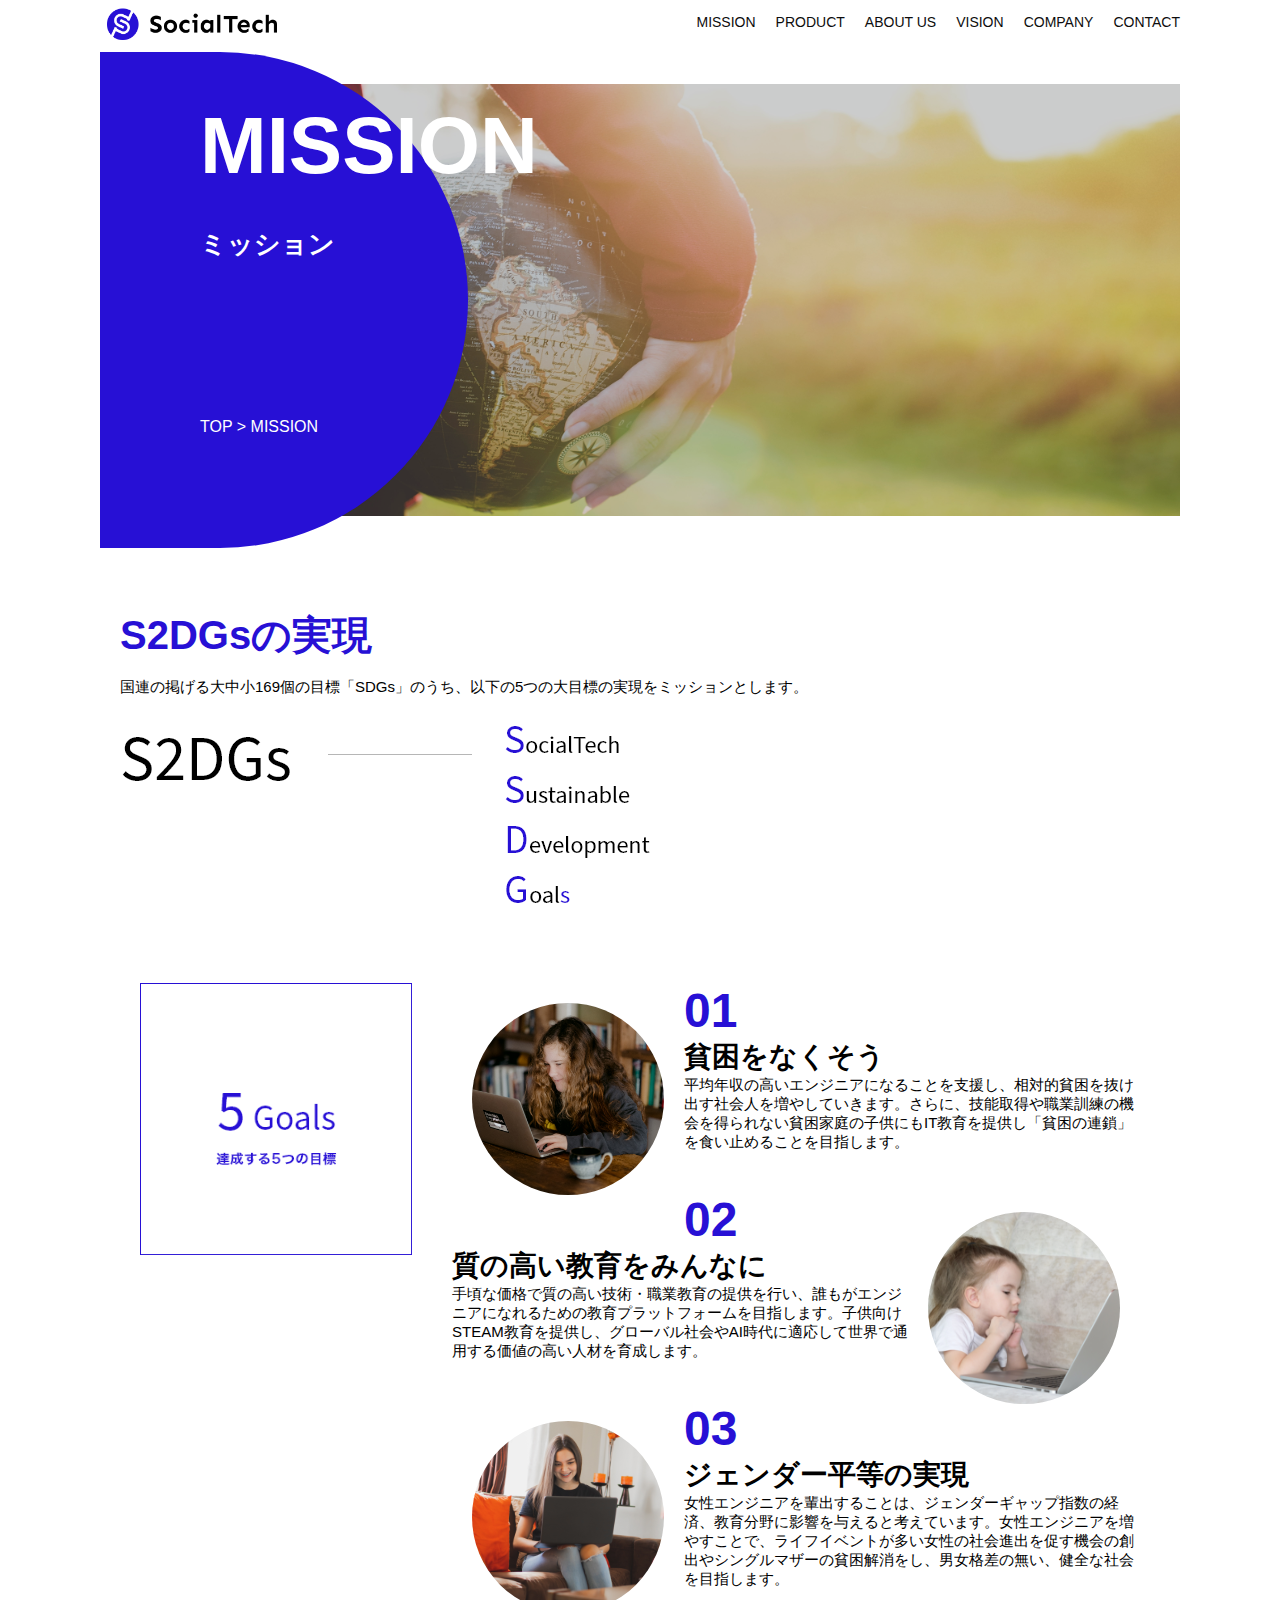
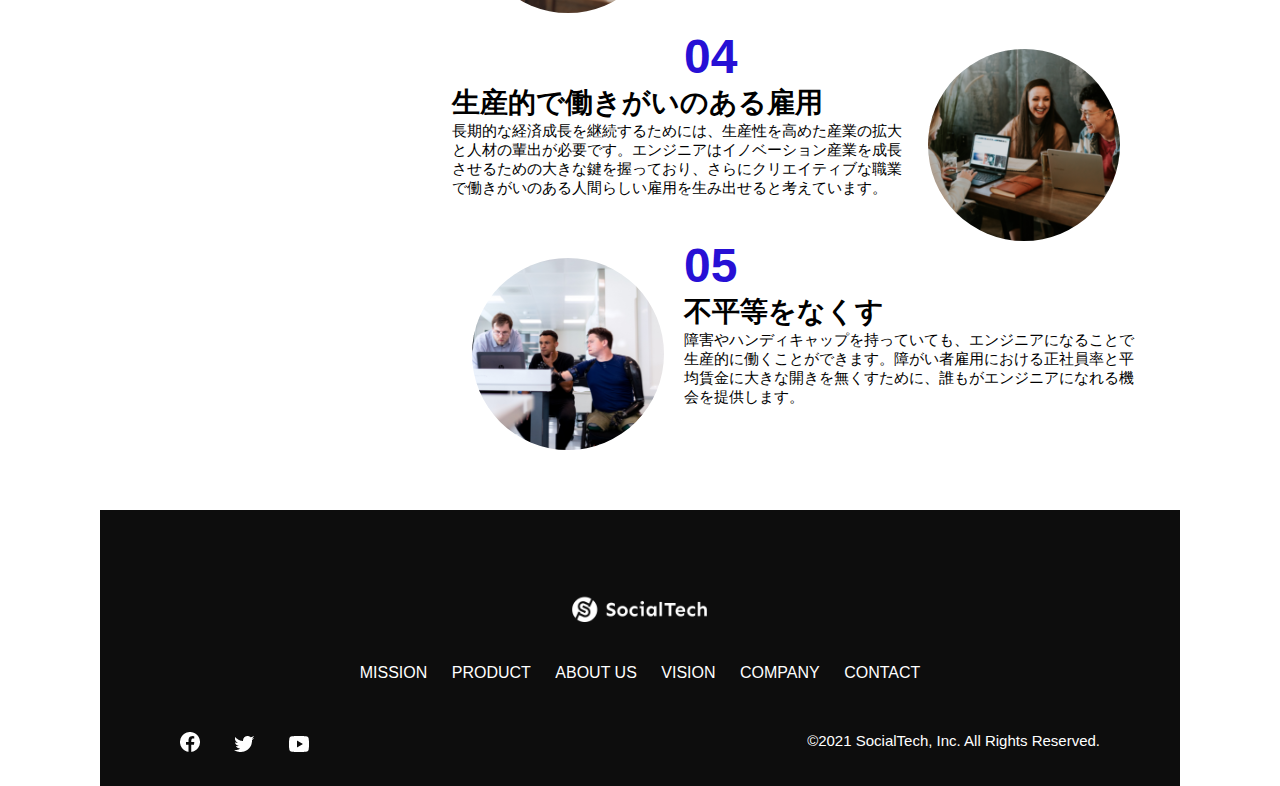
<file: html-css-advanced-sample-202406ver/mission.html>
<!DOCTYPE html>
<html>
  <head>
    <title>SocialTech - MISSION ミッション -</title>
    <meta charset="utf-8">
    <meta name="description" content="SocialTechが目指す5つの目標（S2DGs）を紹介します">
    <meta name="viewport" content="width=device-width, initial-scale=1.0">
    <link rel="stylesheet" href="style.css">
  </head>

  <body>
    <!-- ヘッダー -->
    <header>
      <!-- ロゴ -->
      <a href="index.html" id="logo">
        <img src="images/logo.png" alt="トップページに戻る">
      </a>

      <!-- PC用ナビゲーション -->
      <nav id="nav-pc">
        <ul>
          <li><a href="mission.html">MISSION</a></li>
          <li><a href="product.html">PRODUCT</a></li>
          <li><a href="index.html#aboutus">ABOUT US</a></li>
          <li><a href="index.html#vision">VISION</a></li>
          <li><a href="index.html#company">COMPANY</a></li>
          <li><a href="index.html#contact">CONTACT</a></li>
        </ul>
      </nav>

      <!-- スマホ用メニューボタン -->
      <button id="menu-sp" onclick="document.getElementById('nav-sp').style.display = 'block'">
        <img src="images/button-menu.png" alt="ナビゲーションを開く">
      </button>

      <!-- スマホ用ナビゲーション -->
      <div id="nav-sp">
        <button id="close" onclick="document.getElementById('nav-sp').style.display = 'none'">
          <img src="images/button-close.png" alt="ナビゲーションを閉じる">
        </button>

        <nav>
          <ul>
            <li>
              <a id="logo-sp" href="index.html" onclick="document.getElementById('nav-sp').style.display = 'none'"><img src="images/logo-sp.png" alt="トップページに戻る"></a>
            </li>
            <li><a class="menu" href="mission.html" onclick="document.getElementById('nav-sp').style.display = 'none'">MISSION</a></li>
            <li><a class="menu" href="product.html" onclick="document.getElementById('nav-sp').style.display = 'none'">PRODUCT</a></li>
            <li><a class="menu" href="index.html#aboutus" onclick="document.getElementById('nav-sp').style.display = 'none'">ABOUT US</a></li>
            <li><a class="menu" href="index.html#vision" onclick="document.getElementById('nav-sp').style.display = 'none'">VISION</a></li>
            <li><a class="menu" href="index.html#company" onclick="document.getElementById('nav-sp').style.display = 'none'">COMPANY</a></li>
            <li><a class="menu" href="index.html#contact" onclick="document.getElementById('nav-sp').style.display = 'none'">CONTACT</a></li>
          </ul>
        </nav>
        <div id="sns">
          <a href="https://www.facebook.com/sejuku2013">
            <img src="images/button-facebook.png" alt="Facebookのリンク">
          </a>
          <a href="https://twitter.com/samuraijuku">
            <img src="images/button-twitter.png" alt="Twitterのリンク">
          </a>
          <a href="https://www.youtube.com/channel/UCCFOQO5aDK0xXam4cUQXT8g">
            <img src="images/button-youtube.png" alt="YouTubeのリンク">
          </a>
        </div>
      </div>
    </header>

    <main>
      <article>
        <section id="mission-main">
          <div class="mission-main-inner">
            <div id="mission-title">
              <h1>MISSION<br><span>ミッション</span></h1>
              <p>TOP > MISSION</p>
            </div>
          </div>
        </section>

        <section id="mission-s2dgs">
          <h2 class="mission-h2">S2DGsの実現</h2>
          <p>国連の掲げる大中小169個の目標「SDGs」のうち、以下の5つの大目標の実現をミッションとします。</p>
          <img src="images/mission/mission-s2dgs.png" alt="S2DGs">
        </section>

        <section id="mission-five-goals">
          <div class="five-goals-image">
            <img src="images/mission/mission-5goals.png" alt="5Goals">
          </div>
          <div class="five-goals-read">
            <div>
              <img class="fivegoals-image-left" src="images/mission/mission-5goals01.png" alt="PCを操作する女の子">
              <span class="fivegoals-number">01</span>
              <h3 class="fivegoals-h3">貧困をなくそう</h3>
              <p class="fivegoals-p">平均年収の高いエンジニアになることを支援し、相対的貧困を抜け出す社会人を増やしていきます。さらに、技能取得や職業訓練の機会を得られない貧困家庭の子供にもIT教育を提供し「貧困の連鎖」を食い止めることを目指します。</p>
            </div>
            <div>
              <img class="fivegoals-image-right" src="images/mission/mission-5goals02.png" alt="PCを見つめる小さい女の子">
              <span class="fivegoals-number">02</span>
              <h3 class="fivegoals-h3">質の高い教育をみんなに</h3>
              <p class="fivegoals-p">手頃な価格で質の高い技術・職業教育の提供を行い、誰もがエンジニアになれるための教育プラットフォームを目指します。子供向けSTEAM教育を提供し、グローバル社会やAI時代に適応して世界で通用する価値の高い人材を育成します。</p>
            </div>
            <div>
              <img class="fivegoals-image-left" src="images/mission/mission-5goals03.png" alt="PCを操作する女性">

              <span class="fivegoals-number">03</span>
              <h3 class="fivegoals-h3">ジェンダー平等の実現</h3>
              <p class="fivegoals-p">女性エンジニアを輩出することは、ジェンダーギャップ指数の経済、教育分野に影響を与えると考えています。女性エンジニアを増やすことで、ライフイベントが多い女性の社会進出を促す機会の創出やシングルマザーの貧困解消をし、男女格差の無い、健全な社会を目指します。</p>
            </div>
            <div>
              <img class="fivegoals-image-right" src="images/mission/mission-5goals04.png" alt="笑顔で話し合う3人の男女">
              <span class="fivegoals-number">04</span>
              <h3 class="fivegoals-h3">生産的で働きがいのある雇用</h3>
              <p class="fivegoals-p">長期的な経済成長を継続するためには、生産性を高めた産業の拡大と人材の輩出が必要です。エンジニアはイノベーション産業を成長させるための大きな鍵を握っており、さらにクリエイティブな職業で働きがいのある人間らしい雇用を生み出せると考えています。</p>
            </div>
            <div>
              <img class="fivegoals-image-left" src="images/mission/mission-5goals05.png" alt="障害を持つ男性が生き生きと働く様子">
              <span class="fivegoals-number">05</span>
              <h3 class="fivegoals-h3">不平等をなくす</h3>
              <p class="fivegoals-p">障害やハンディキャップを持っていても、エンジニアになることで生産的に働くことができます。障がい者雇用における正社員率と平均賃金に大きな開きを無くすために、誰もがエンジニアになれる機会を提供します。</p>
            </div>
          </div>
        </section>
      </article>
    </main>

    <footer>
      <div id="footer-logo">
        <img src="images/logo-sp.png" alt="SocialTech">
      </div>
      <div id="footer-link">
        <a href="mission.html">MISSION</a>
        <a href="product.html">PRODUCT</a>
        <a href="index.html#aboutus">ABOUT US</a>
        <a href="index.html#vision">VISION</a>
        <a href="index.html#company">COMPANY</a>
        <a href="index.html#contact">CONTACT</a>
      </div>
      <div id="sns-footer">
        <div class="sns-btns">
          <a href="https://www.facebook.com/sejuku2013"><img src="images/button-facebook.png" alt="Facebookのリンク"></a>
          <a href="https://twitter.com/samuraijuku"><img src="images/button-twitter.png" alt="Twitterのリンク"></a>
          <a href="https://www.youtube.com/channel/UCCFOQO5aDK0xXam4cUQXT8g"><img src="images/button-youtube.png" alt="YouTubeのリンク"></a>
        </div>
        <p id="copyright">&copy;2021 SocialTech, Inc. All Rights Reserved.</p>
      </div>
    </footer>

  </body>
</html>
</file>
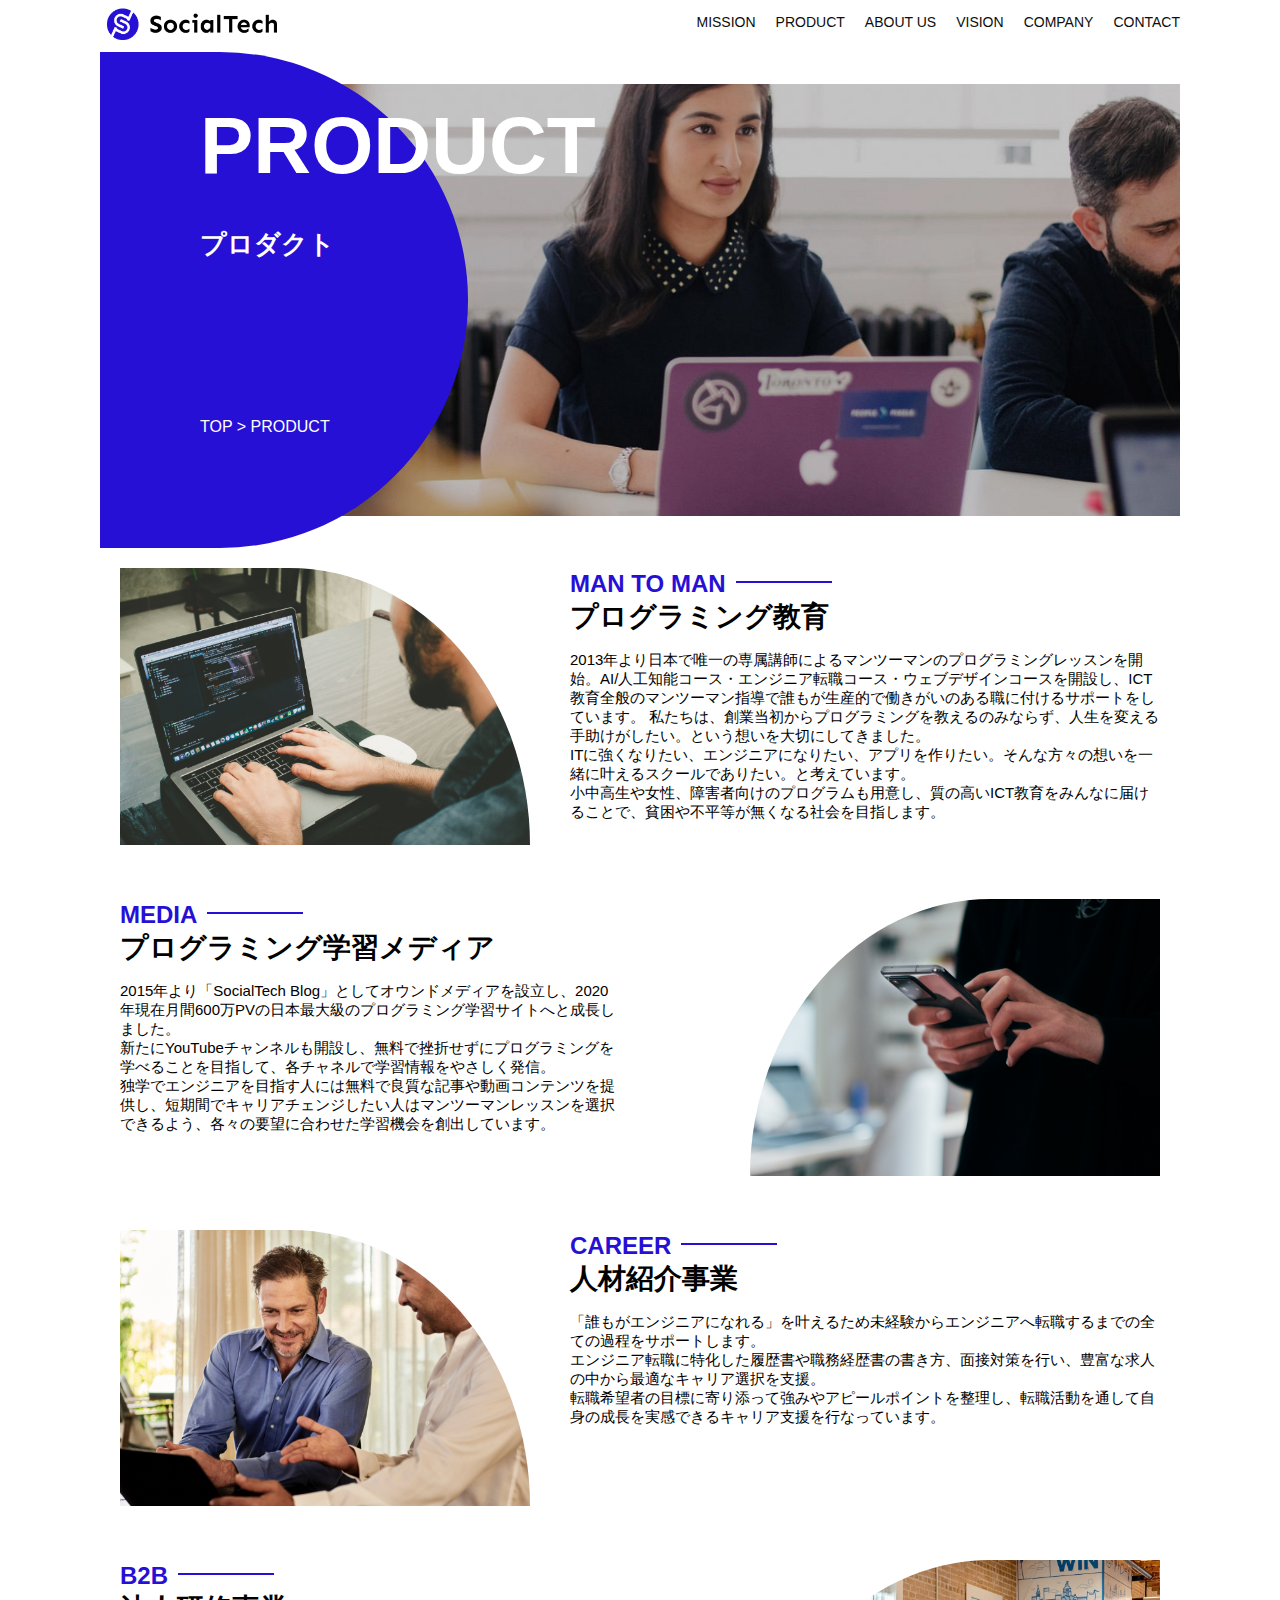
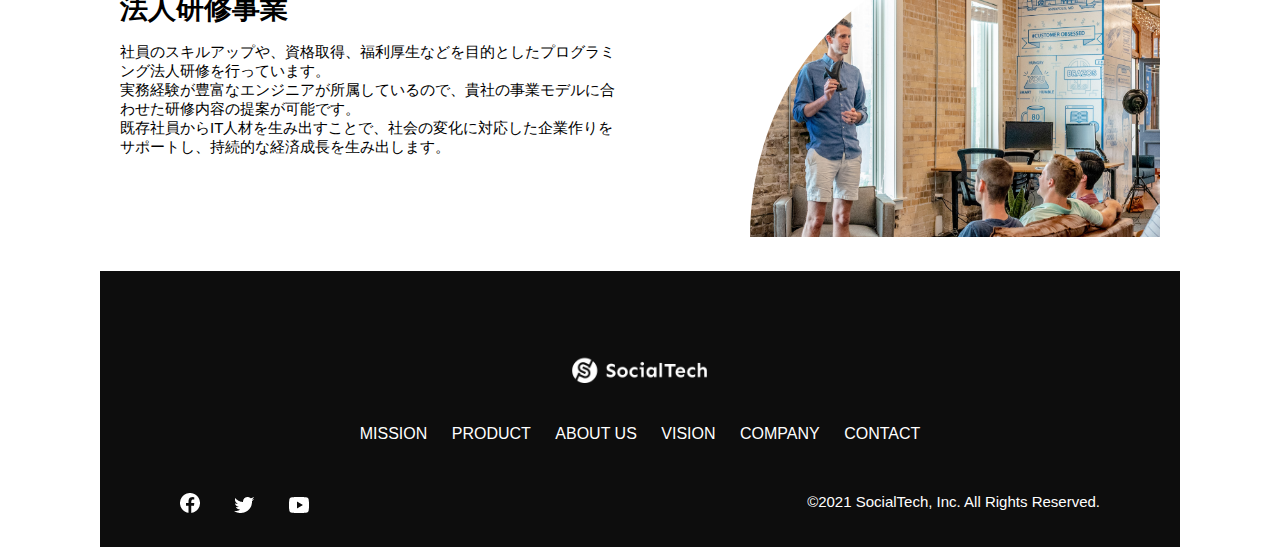
<file: html-css-advanced-sample-202406ver/product.html>
<!DOCTYPE html>
<html>
  <head>
    <title>SocialTech -PRODUCT プロダクト-</title>
    <meta charset="utf-8">
    <meta name="description" content="SocialTechの4つのプロダクトを紹介します">
    <meta name="viewport" content="width=device-width, initial-scale=1.0">
    <link rel="stylesheet" href="style.css">
  </head>

  <body>
    <!-- ヘッダー -->
    <header>
      <!-- ロゴ -->
      <a href="index.html" id="logo">
        <img src="images/logo.png" alt="トップページに戻る">
      </a>

      <!-- PC用ナビゲーション -->
      <nav id="nav-pc">
        <ul>
          <li><a href="mission.html">MISSION</a></li>
          <li><a href="product.html">PRODUCT</a></li>
          <li><a href="index.html#aboutus">ABOUT US</a></li>
          <li><a href="index.html#vision">VISION</a></li>
          <li><a href="index.html#company">COMPANY</a></li>
          <li><a href="index.html#contact">CONTACT</a></li>
        </ul>
      </nav>

      <!-- スマホ用メニューボタン -->
      <button id="menu-sp" onclick="document.getElementById('nav-sp').style.display = 'block'">
        <img src="images/button-menu.png" alt="ナビゲーションを開く">
      </button>

      <!-- スマホ用ナビゲーション -->
      <div id="nav-sp">
        <button id="close" onclick="document.getElementById('nav-sp').style.display = 'none'">
          <img src="images/button-close.png" alt="ナビゲーションを閉じる">
        </button>

        <nav>
          <ul>
            <li>
              <a id="logo-sp" href="index.html" onclick="document.getElementById('nav-sp').style.display = 'none'"><img src="images/logo-sp.png" alt="トップページに戻る"></a>
            </li>
            <li><a class="menu" href="mission.html" onclick="document.getElementById('nav-sp').style.display = 'none'">MISSION</a></li>
            <li><a class="menu" href="product.html" onclick="document.getElementById('nav-sp').style.display = 'none'">PRODUCT</a></li>
            <li><a class="menu" href="index.html#aboutus" onclick="document.getElementById('nav-sp').style.display = 'none'">ABOUT US</a></li>
            <li><a class="menu" href="index.html#vision" onclick="document.getElementById('nav-sp').style.display = 'none'">VISION</a></li>
            <li><a class="menu" href="index.html#company" onclick="document.getElementById('nav-sp').style.display = 'none'">COMPANY</a></li>
            <li><a class="menu" href="index.html#contact" onclick="document.getElementById('nav-sp').style.display = 'none'">CONTACT</a></li>
          </ul>
        </nav>
        <div id="sns">
          <a href="https://www.facebook.com/sejuku2013">
            <img src="images/button-facebook.png" alt="Facebookのリンク">
          </a>
          <a href="https://twitter.com/samuraijuku">
            <img src="images/button-twitter.png" alt="Twitterのリンク">
          </a>
          <a href="https://www.youtube.com/channel/UCCFOQO5aDK0xXam4cUQXT8g">
            <img src="images/button-youtube.png" alt="YouTubeのリンク">
          </a>
        </div>
      </div>
    </header>

    <main>
      <article>
        <section id="product-main">
          <div class="product-main-inner">
            <div id="product-title">
              <h1>PRODUCT<br><span>プロダクト</span></h1>
              <p>TOP > PRODUCT</p>
            </div>
          </div>
        </section>

        <section class="product-section product-section-left">
          <div class="product-section-img">
            <img src="images/product/product-mantoman.png" alt="PCでコードを書く男性">
          </div>
          <div class="product-read">
            <h2 class="product-h2">MAN TO MAN</h2>
            <h3 class="product-h3">プログラミング教育</h3>
            <p>
              2013年より日本で唯一の専属講師によるマンツーマンのプログラミングレッスンを開始。AI/人工知能コース・エンジニア転職コース・ウェブデザインコースを開設し、ICT教育全般のマンツーマン指導で誰もが生産的で働きがいのある職に付けるサポートをしています。 私たちは、創業当初からプログラミングを教えるのみならず、人生を変える手助けがしたい。という想いを大切にしてきました。<br>ITに強くなりたい、エンジニアになりたい、アプリを作りたい。そんな方々の想いを一緒に叶えるスクールでありたい。と考えています。<br>小中高生や女性、障害者向けのプログラムも用意し、質の高いICT教育をみんなに届けることで、貧困や不平等が無くなる社会を目指します。
            </p>
          </div>
        </section>

        <section class="product-section product-section-right">
          <div class="product-read">
            <h2 class="product-h2">MEDIA</h2>
            <h3 class="product-h3">プログラミング学習メディア</h3>
            <p>2015年より「SocialTech Blog」としてオウンドメディアを設立し、2020年現在月間600万PVの日本最大級のプログラミング学習サイトへと成長しました。<br>新たにYouTubeチャンネルも開設し、無料で挫折せずにプログラミングを学べることを目指して、各チャネルで学習情報をやさしく発信。<br>独学でエンジニアを目指す人には無料で良質な記事や動画コンテンツを提供し、短期間でキャリアチェンジしたい人はマンツーマンレッスンを選択できるよう、各々の要望に合わせた学習機会を創出しています。</p>
          </div>
          <div class="product-section-img">
            <img src="images/product/product-media.png" alt="スマートフォンを操作する人">
          </div>
        </section>

        <section class="product-section product-section-left">
          <div class="product-section-img">
            <img src="images/product/product-career.png" alt="笑顔で話し合う2人の男性">
          </div>
          <div class="product-read">
            <h2 class="product-h2">CAREER</h2>
            <h3 class="product-h3">人材紹介事業</h3>
            <p>「誰もがエンジニアになれる」を叶えるため未経験からエンジニアへ転職するまでの全ての過程をサポートします。<br>エンジニア転職に特化した履歴書や職務経歴書の書き方、面接対策を行い、豊富な求人の中から最適なキャリア選択を支援。<br>転職希望者の目標に寄り添って強みやアピールポイントを整理し、転職活動を通して自身の成長を実感できるキャリア支援を行なっています。<br></p>
          </div>
        </section>

        <section class="product-section product-section-right">
          <div class="product-read">
            <h2 class="product-h2">B2B</h2>
            <h3 class="product-h3">法人研修事業</h3>
            <p>社員のスキルアップや、資格取得、福利厚生などを目的としたプログラミング法人研修を行っています。<br>実務経験が豊富なエンジニアが所属しているので、貴社の事業モデルに合わせた研修内容の提案が可能です。<br>既存社員からIT人材を生み出すことで、社会の変化に対応した企業作りをサポートし、持続的な経済成長を生み出します。</p>
          </div>
          <div class="product-section-img">
            <img src="images/product/product-b2b.png" alt="講演中の男性とそれを聴く人々">
          </div>
        </section>
      </article>
    </main>

    <footer>
      <div id="footer-logo">
        <img src="images/logo-sp.png" alt="SocialTech">
      </div>
      <div id="footer-link">
        <a href="mission.html">MISSION</a>
        <a href="product.html">PRODUCT</a>
        <a href="index.html#aboutus">ABOUT US</a>
        <a href="index.html#vision">VISION</a>
        <a href="index.html#company">COMPANY</a>
        <a href="index.html#contact">CONTACT</a>
      </div>
      <div id="sns-footer">
        <div class="sns-btns">
          <a href="https://www.facebook.com/sejuku2013"><img src="images/button-facebook.png" alt="Facebookのリンク"></a>
          <a href="https://twitter.com/samuraijuku"><img src="images/button-twitter.png" alt="Twitterのリンク"></a>
          <a href="https://www.youtube.com/channel/UCCFOQO5aDK0xXam4cUQXT8g"><img src="images/button-youtube.png" alt="YouTubeのリンク"></a>
        </div>
        <p id="copyright">&copy;2021 SocialTech, Inc. All Rights Reserved.</p>
      </div>
    </footer>
    
  </body>
</html>
</file>
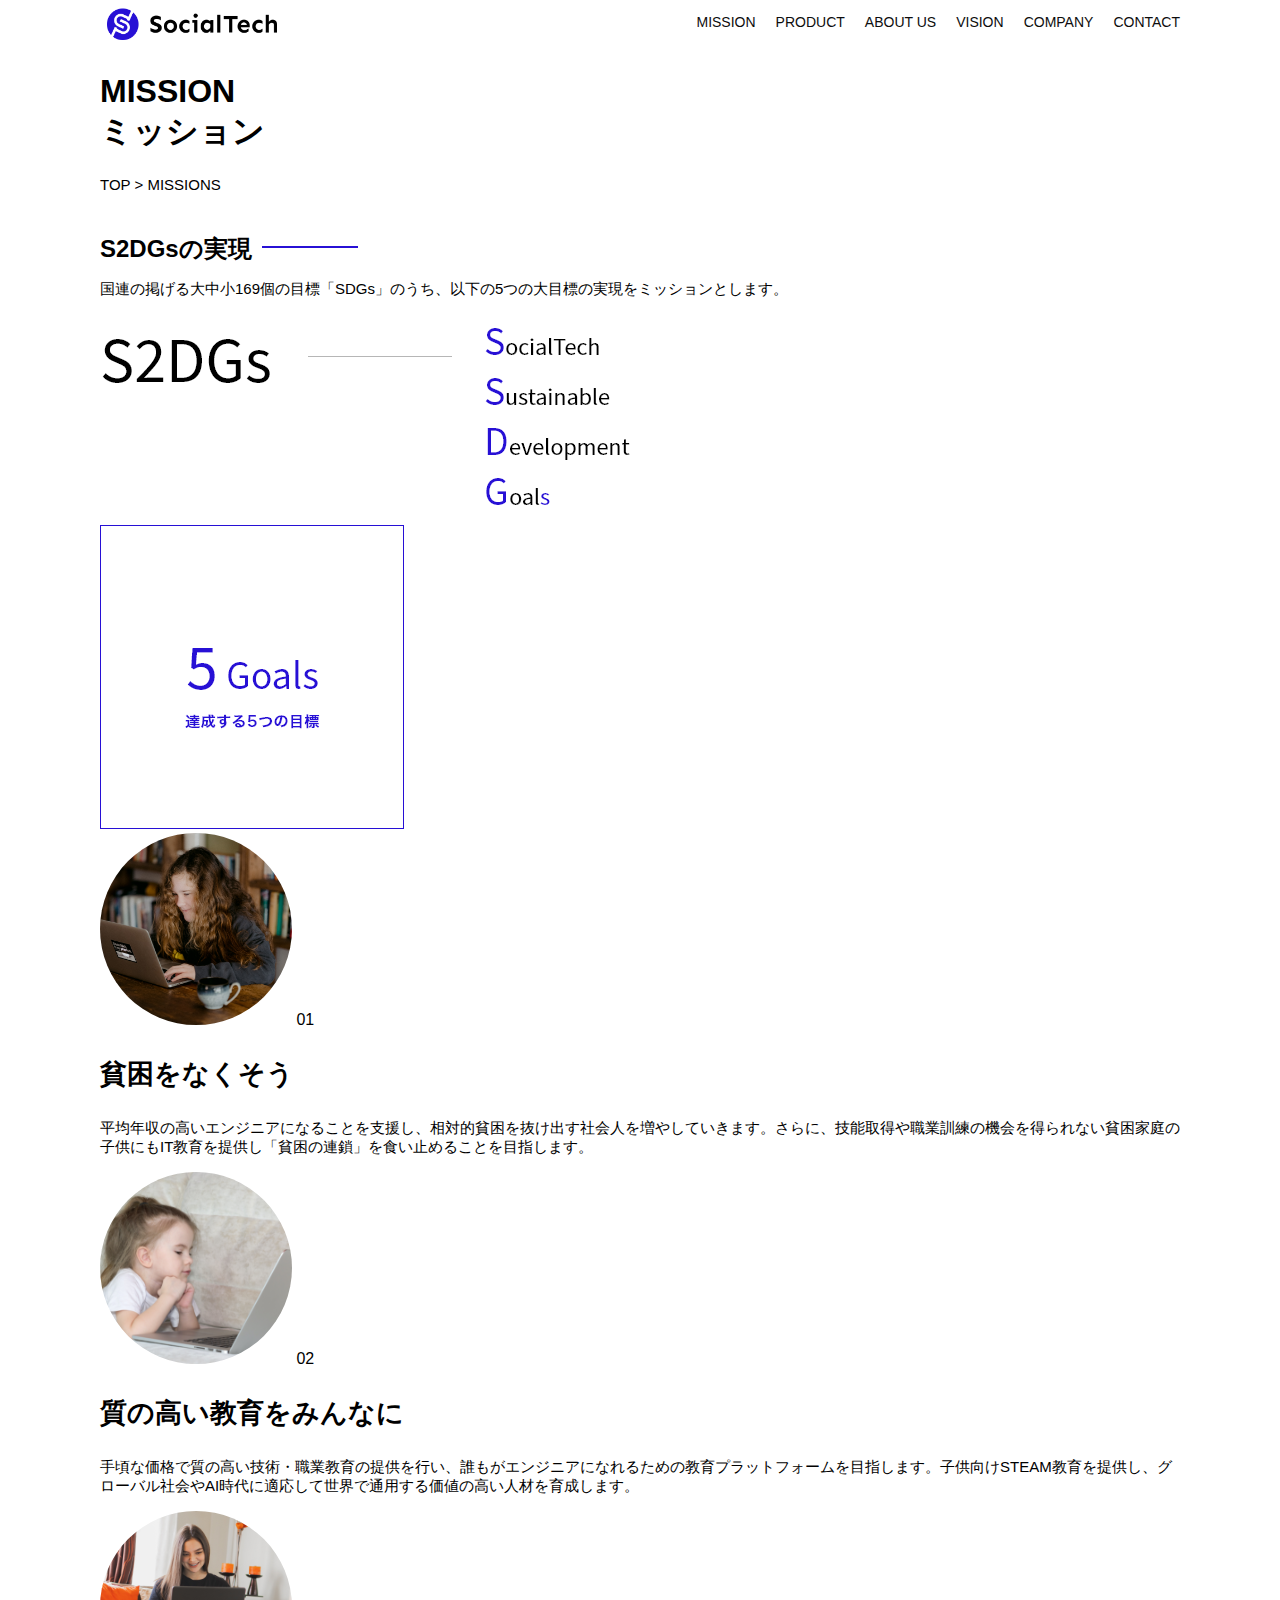
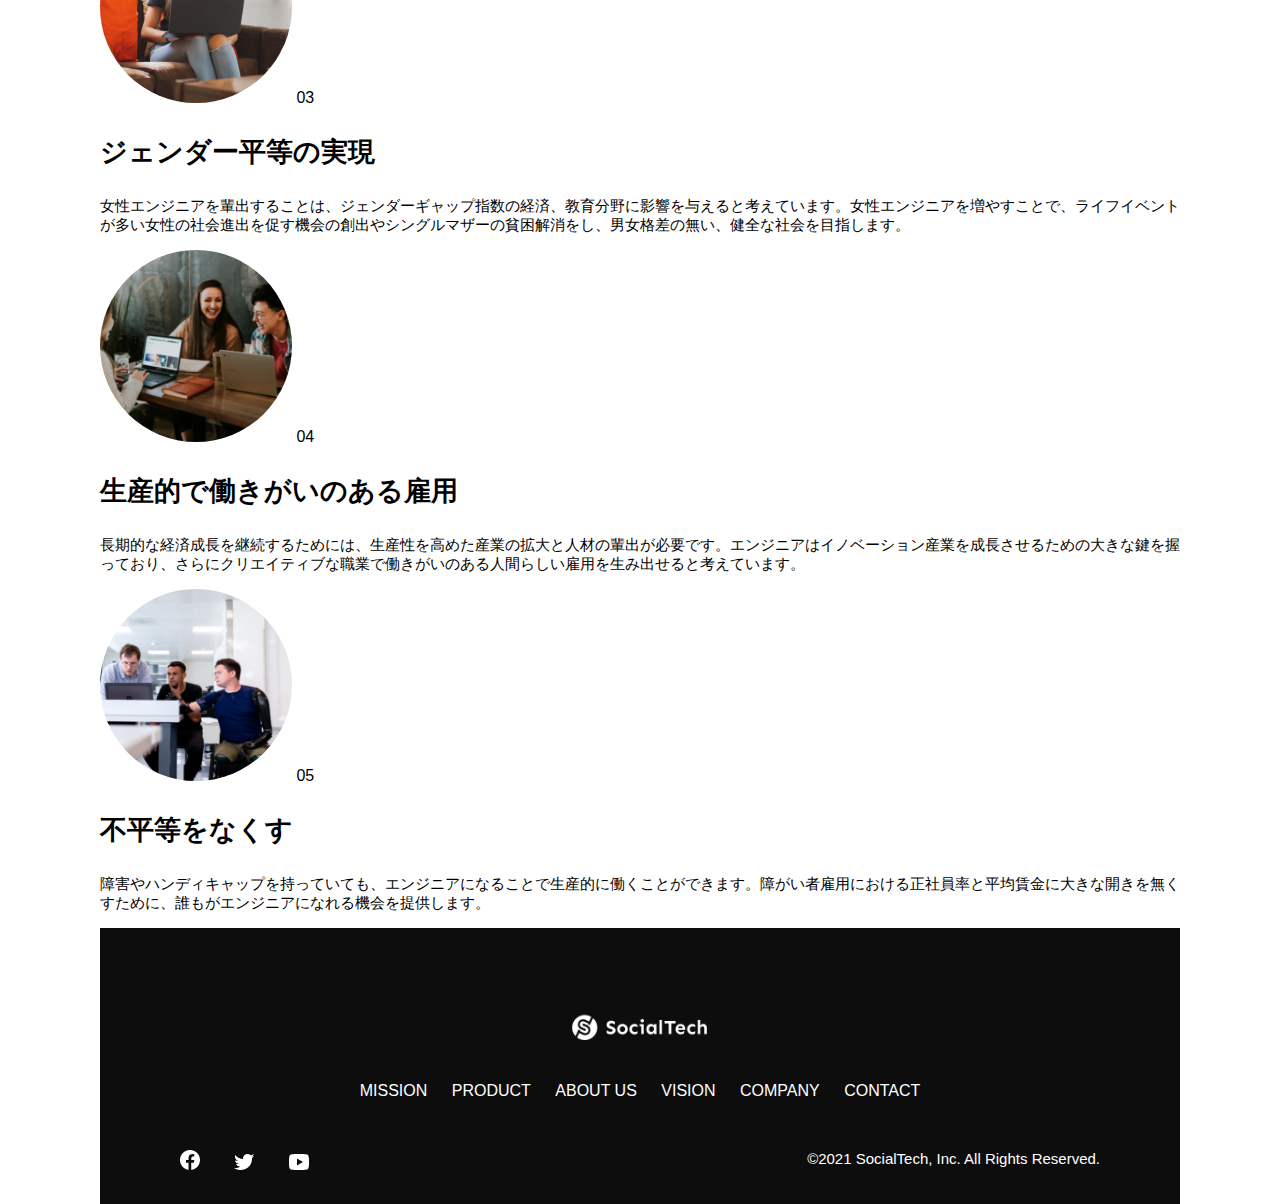
<file: socialtech/mission.html>
<!DOCTYPE html>
<html>

<head>
  <title>SocialTech - MISSION ミッション -</title>
  <meta charset="utf-8">
  <meta name="description" content="SocialTechが目指す5つの目標（S2DGs）を紹介します">
  <meta name="viewport" content="width=device-width, initial-scale=1.0">
  <link rel="stylesheet" href="style.css">
</head>

<!--======== 後略 ========-->
<meta name="viewport" content="width=device-width, initial-scale=1.0">
<link rel="stylesheet" href="style.css">
</head>

<body>
  <!-- ヘッダー -->
  <header>
    <!-- ロゴ -->
    <a href="index.html" id="logo">
      <img src="images/logo.png" alt="トップページに戻る">
    </a>

    <!-- PC用ナビゲーション -->
    <nav id="nav-pc">
      <ul>
        <li><a href="mission.html">MISSION</a></li>
        <li><a href="product.html">PRODUCT</a></li>
        <li><a href="index.html#aboutus">ABOUT US</a></li>
        <li><a href="index.html#vision">VISION</a></li>
        <li><a href="index.html#company">COMPANY</a></li>
        <li><a href="index.html#contact">CONTACT</a></li>
      </ul>
    </nav>

    <!-- スマホ用メニューボタン -->
    <button id="menu-sp" onclick="document.getElementById('nav-sp').style.display = 'block'">
      <img src="images/button-menu.png" alt="ナビゲーションを開く">
    </button>

    <!-- スマホ用ナビゲーション -->
    <div id="nav-sp">
      <button id="close" onclick="document.getElementById('nav-sp').style.display = 'none'">
        <img src="images/button-close.png" alt="ナビゲーションを閉じる">
      </button>

      <nav>
        <ul>
          <li>
            <a id="logo-sp" href="index.html" onclick="document.getElementById('nav-sp').style.display = 'none'"><img
                src="images/logo-sp.png" alt="トップページに戻る"></a>
          </li>
          <li><a class="menu" href="mission.html"
              onclick="document.getElementById('nav-sp').style.display = 'none'">MISSION</a></li>
          <li><a class="menu" href="product.html"
              onclick="document.getElementById('nav-sp').style.display = 'none'">PRODUCT</a></li>
          <li><a class="menu" href="index.html#aboutus"
              onclick="document.getElementById('nav-sp').style.display = 'none'">ABOUT US</a></li>
          <li><a class="menu" href="index.html#vision"
              onclick="document.getElementById('nav-sp').style.display = 'none'">VISION</a></li>
          <li><a class="menu" href="index.html#company"
              onclick="document.getElementById('nav-sp').style.display = 'none'">COMPANY</a></li>
          <li><a class="menu" href="index.html#contact"
              onclick="document.getElementById('nav-sp').style.display = 'none'">CONTACT</a></li>
        </ul>
      </nav>
      <div id="sns">
        <a href="https://www.facebook.com/sejuku2013">
          <img src="images/button-facebook.png" alt="Facebookのリンク">
        </a>
        <a href="https://twitter.com/samuraijuku">
          <img src="images/button-twitter.png" alt="Twitterのリンク">
        </a>
        <a href="https://www.youtube.com/channel/UCCFOQO5aDK0xXam4cUQXT8g">
          <img src="images/button-youtube.png" alt="YouTubeのリンク">
        </a>
      </div>
    </div>
  </header>

  <main>
    <article>
      <section id="mission-main">
        <div class="mission-main-inner">
          <div id="mission-title">
            <h1>MISSION<br><span>ミッション</span></h1>
            <p>TOP > MISSIONS</p>
          </div>
        </div>
      </section>

      <section id="mission-s2dgs">
        <h2 class="misson-h2">S2DGsの実現</h2>
        <p>国連の掲げる大中小169個の目標「SDGs」のうち、以下の5つの大目標の実現をミッションとします。</p>
        <img src="images/mission/mission-s2dgs.png" alt="S2DGs">
      </section>

      <section id="mission-five-goals">
        <div class="five-goals-image">
          <img src="images/mission/mission-5goals.png" alt="5Goals">
        </div>
        <div class="five-goals-read">
          <div>
            <img class="fivegoals-image-left" src="images/mission/mission-5goals01.png" alt="PCを操作する女の子">
            <span class="fivegoals-number">01</span>
            <h3 class="fivegoals-h3">貧困をなくそう</h3>
            <p class="fivegoals-p">平均年収の高いエンジニアになることを支援し、相対的貧困を抜け出す社会人を増やしていきます。さらに、技能取得や職業訓練の機会を得られない貧困家庭の子供にもIT教育を提供し「貧困の連鎖」を食い止めることを目指します。</p>
          </div>
          <div>
            <img class="fivegoals-image-right"src="images/mission/mission-5goals02.png" alt="PCを見つめる小さい女の子">
            <span class="fivegoals-number">02</span>
            <h3 class="fivegoals-h3">質の高い教育をみんなに</h3>
            <p class="fivegoals-p">手頃な価格で質の高い技術・職業教育の提供を行い、誰もがエンジニアになれるための教育プラットフォームを目指します。子供向けSTEAM教育を提供し、グローバル社会やAI時代に適応して世界で通用する価値の高い人材を育成します。</p>
          </div>
          <div>
            <img class="fivegoals-image-left" src="images/mission/mission-5goals03.png" alt="PCを操作する女性">
            <span class="fivegoals-number">03</span>
            <h3 class="fivegoals-h3">ジェンダー平等の実現</h3>
            <p class="fivegoals-p">女性エンジニアを輩出することは、ジェンダーギャップ指数の経済、教育分野に影響を与えると考えています。女性エンジニアを増やすことで、ライフイベントが多い女性の社会進出を促す機会の創出やシングルマザーの貧困解消をし、男女格差の無い、健全な社会を目指します。</p>
          </div>
          <div>
            <img class="fivegoals-image-right" src="images/mission/mission-5goals04.png" alt="笑顔で話し合う3人の男女">
            <span class="fivegoals-number">04</span>
            <h3 class="fivegoals-h3">生産的で働きがいのある雇用</h3>
            <p class="fivegoals-p">長期的な経済成長を継続するためには、生産性を高めた産業の拡大と人材の輩出が必要です。エンジニアはイノベーション産業を成長させるための大きな鍵を握っており、さらにクリエイティブな職業で働きがいのある人間らしい雇用を生み出せると考えています。</p>
          </div>
          <div>
            <img class="fivegoals-image-left" src="images/mission/mission-5goals05.png" alt="障害を持つ男性が生き生きと働く様子">
            <span class="fivegoals-number">05</span>
            <h3 class="fivegoals-h3">不平等をなくす</h3>
            <p class="fivegoals-p">障害やハンディキャップを持っていても、エンジニアになることで生産的に働くことができます。障がい者雇用における正社員率と平均賃金に大きな開きを無くすために、誰もがエンジニアになれる機会を提供します。</p>
          </div>
        </div>
      </section>

      
    </article>
  </main>

  <footer>
    <div id="footer-logo">
      <img src="images/logo-sp.png" alt="SocialTech">
    </div>
    <div id="footer-link">
      <a href="mission.html">MISSION</a>
      <a href="product.html">PRODUCT</a>
      <a href="index.html#aboutus">ABOUT US</a>
      <a href="index.html#vision">VISION</a>
      <a href="index.html#company">COMPANY</a>
      <a href="index.html#contact">CONTACT</a>
    </div>
    <div id="sns-footer">
      <div class="sns-btns">
        <a href="https://www.facebook.com/sejuku2013"><img src="images/button-facebook.png" alt="Facebookのリンク"></a>
        <a href="https://twitter.com/samuraijuku"><img src="images/button-twitter.png" alt="Twitterのリンク"></a>
        <a href="https://www.youtube.com/channel/UCCFOQO5aDK0xXam4cUQXT8g"><img src="images/button-youtube.png"
            alt="YouTubeのリンク"></a>
      </div>
      <p id="copyright">&copy;2021 SocialTech, Inc. All Rights Reserved.</p>
    </div>
  </footer>

</body>

</html>
</file>
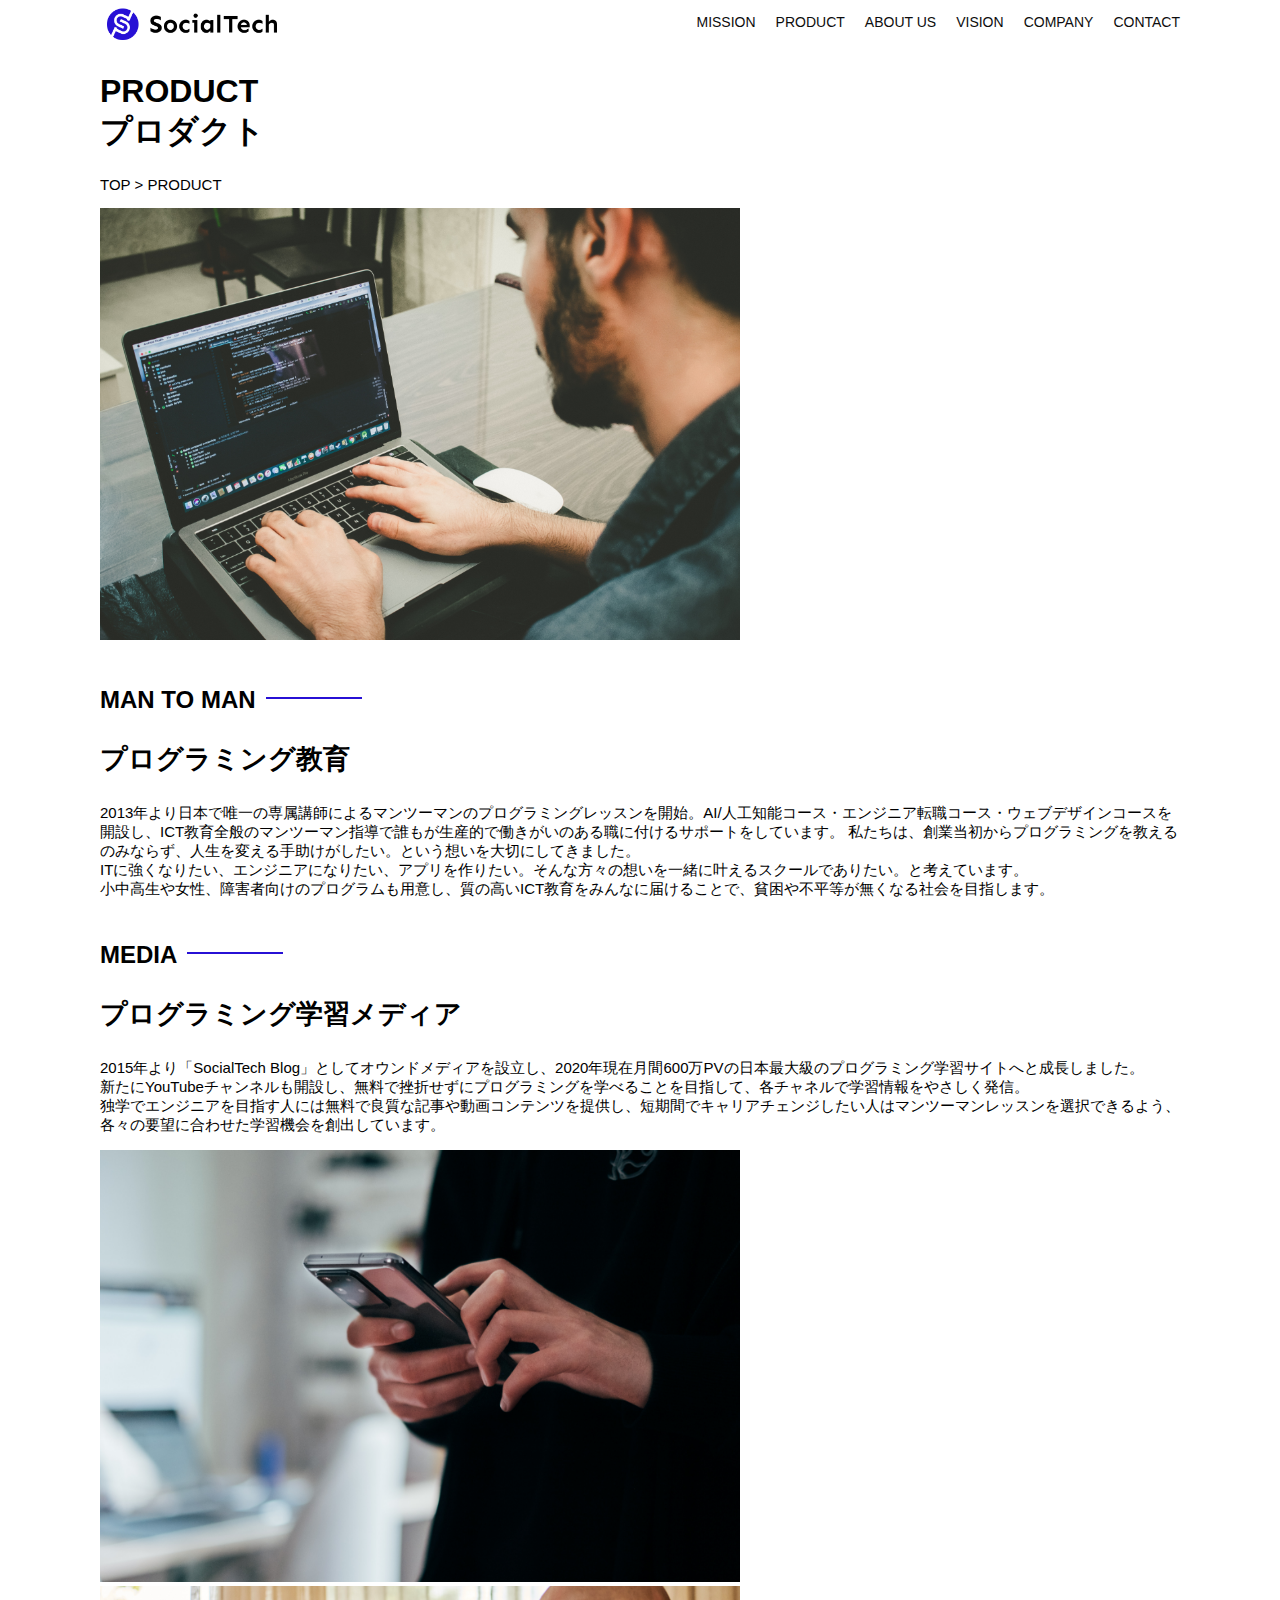
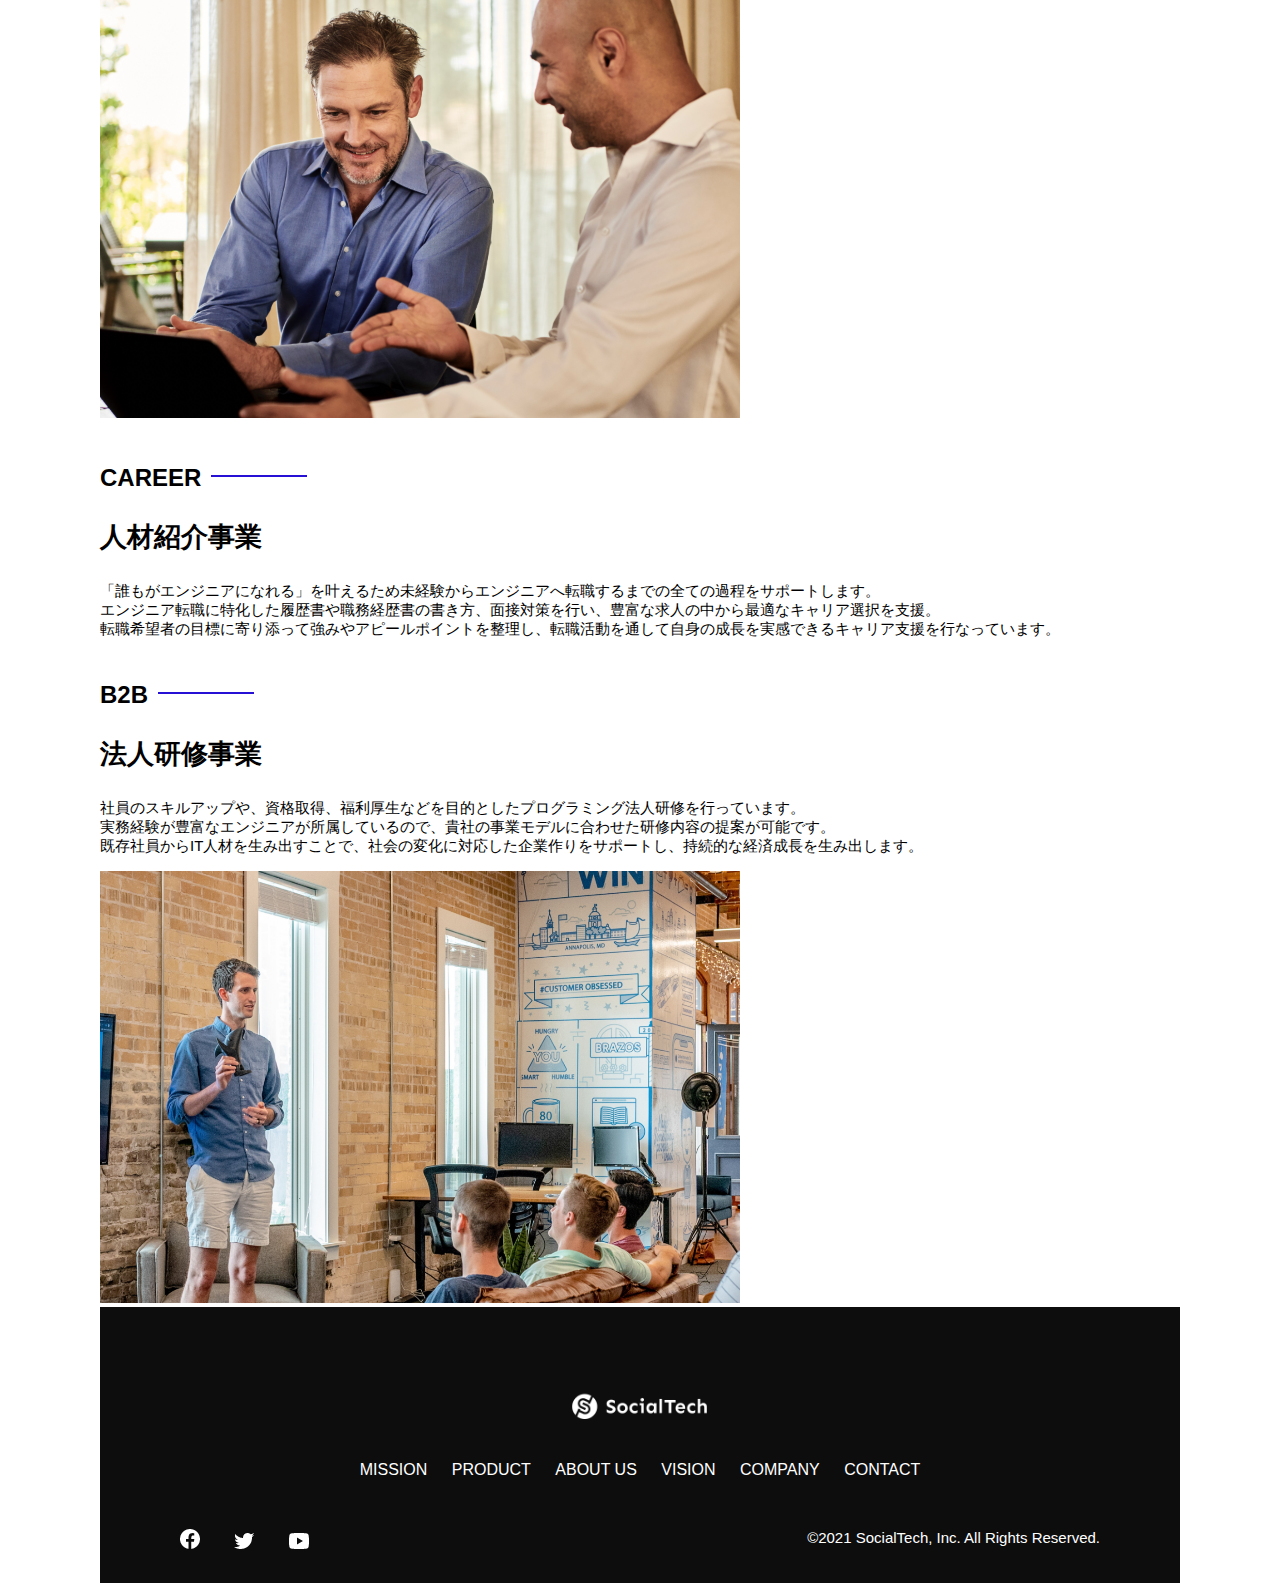
<file: socialtech/product.html>
<!DOCTYPE html>
<html>

<head>
  <title>SocialTech -PRODUCT プロダクト</title>
  <meta charset="utf-8">
  <meta name="description" content="SocialTechの4つのプロダクトを紹介します">
  <meta name="viewport" content="width=device-width, initial-scale=1.0">
  <link rel="stylesheet" href="style.css">
</head>

<body>
  <!-- ヘッダー -->
  <header>
    <!-- ロゴ -->
    <a href="index.html" id="logo">
      <img src="images/logo.png" alt="トップページに戻る">
    </a>

    <!-- PC用ナビゲーション -->
    <nav id="nav-pc">
      <ul>
        <li><a href="mission.html">MISSION</a></li>
        <li><a href="product.html">PRODUCT</a></li>
        <li><a href="index.html#aboutus">ABOUT US</a></li>
        <li><a href="index.html#vision">VISION</a></li>
        <li><a href="index.html#company">COMPANY</a></li>
        <li><a href="index.html#contact">CONTACT</a></li>
      </ul>
    </nav>

    <!-- スマホ用メニューボタン -->
    <button id="menu-sp" onclick="document.getElementById('nav-sp').style.display = 'block'">
      <img src="images/button-menu.png" alt="ナビゲーションを開く">
    </button>

    <!-- スマホ用ナビゲーション -->
    <div id="nav-sp">
      <button id="close" onclick="document.getElementById('nav-sp').style.display = 'none'">
        <img src="images/button-close.png" alt="ナビゲーションを閉じる">
      </button>

      <nav>
        <ul>
          <li>
            <a id="logo-sp" href="index.html" onclick="document.getElementById('nav-sp').style.display = 'none'"><img
                src="images/logo-sp.png" alt="トップページに戻る"></a>
          </li>
          <li><a class="menu" href="mission.html"
              onclick="document.getElementById('nav-sp').style.display = 'none'">MISSION</a></li>
          <li><a class="menu" href="product.html"
              onclick="document.getElementById('nav-sp').style.display = 'none'">PRODUCT</a></li>
          <li><a class="menu" href="index.html#aboutus"
              onclick="document.getElementById('nav-sp').style.display = 'none'">ABOUT US</a></li>
          <li><a class="menu" href="index.html#vision"
              onclick="document.getElementById('nav-sp').style.display = 'none'">VISION</a></li>
          <li><a class="menu" href="index.html#company"
              onclick="document.getElementById('nav-sp').style.display = 'none'">COMPANY</a></li>
          <li><a class="menu" href="index.html#contact"
              onclick="document.getElementById('nav-sp').style.display = 'none'">CONTACT</a></li>
        </ul>
      </nav>
      <div id="sns">
        <a href="https://www.facebook.com/sejuku2013">
          <img src="images/button-facebook.png" alt="Facebookのリンク">
        </a>
        <a href="https://twitter.com/samuraijuku">
          <img src="images/button-twitter.png" alt="Twitterのリンク">
        </a>
        <a href="https://www.youtube.com/channel/UCCFOQO5aDK0xXam4cUQXT8g">
          <img src="images/button-youtube.png" alt="YouTubeのリンク">
        </a>
      </div>
    </div>
  </header>

  <main>
    <article>
      <section id="product-main">
        <div class="product-main-inner">
          <div id="product-title">
            <h1>PRODUCT<br><span>プロダクト</span></h1>
            <p>TOP > PRODUCT</p>
          </div>
        </div>
      </section>

      <section class="product-section product-section-left">
        <div class="product-section-img">
          <img src="images/product/product-mantoman.png" alt="PCでコードを書く男性">
        </div>
        <div class="product-read">
          <h2 class="product-h2">MAN TO MAN</h2>
          <h3 class="product-h3">プログラミング教育</h3>
          <p>
            2013年より日本で唯一の専属講師によるマンツーマンのプログラミングレッスンを開始。AI/人工知能コース・エンジニア転職コース・ウェブデザインコースを開設し、ICT教育全般のマンツーマン指導で誰もが生産的で働きがいのある職に付けるサポートをしています。
            私たちは、創業当初からプログラミングを教えるのみならず、人生を変える手助けがしたい。という想いを大切にしてきました。<br>ITに強くなりたい、エンジニアになりたい、アプリを作りたい。そんな方々の想いを一緒に叶えるスクールでありたい。と考えています。<br>小中高生や女性、障害者向けのプログラムも用意し、質の高いICT教育をみんなに届けることで、貧困や不平等が無くなる社会を目指します。
          </p>
        </div>
      </section>

      <section class="product-section product-section-right">
        <div class="product-read">
          <h2 class="product-h2">MEDIA</h2>
          <h3 class="product-h3">プログラミング学習メディア</h3>
          <p>
            2015年より「SocialTech
            Blog」としてオウンドメディアを設立し、2020年現在月間600万PVの日本最大級のプログラミング学習サイトへと成長しました。<br>新たにYouTubeチャンネルも開設し、無料で挫折せずにプログラミングを学べることを目指して、各チャネルで学習情報をやさしく発信。<br>独学でエンジニアを目指す人には無料で良質な記事や動画コンテンツを提供し、短期間でキャリアチェンジしたい人はマンツーマンレッスンを選択できるよう、各々の要望に合わせた学習機会を創出しています。
          </p>
        </div>
        <div class="product-section-img">
          <img src="images/product/product-media.png" alt="スマートフォンを操作する人">
        </div>
      </section>

      <section class="product-section product-section-left">
        <div class="product-section-img">
          <img src="images/product/product-career.png" alt="笑顔で話し合う2人の男性">
        </div>
        <div class="product-read">
          <h2 class="product-h2">CAREER</h2>
          <h3 class="product-h3">人材紹介事業</h3>
          <p>
            「誰もがエンジニアになれる」を叶えるため未経験からエンジニアへ転職するまでの全ての過程をサポートします。<br>エンジニア転職に特化した履歴書や職務経歴書の書き方、面接対策を行い、豊富な求人の中から最適なキャリア選択を支援。<br>転職希望者の目標に寄り添って強みやアピールポイントを整理し、転職活動を通して自身の成長を実感できるキャリア支援を行なっています。<br>
          </p>
        </div>
      </section>

      <section class="product-section product-section-right">
        <div class="product-read">
          <h2 class="product-h2">B2B</h2>
          <h3 class="product-h3">法人研修事業</h3>
          <p>
            社員のスキルアップや、資格取得、福利厚生などを目的としたプログラミング法人研修を行っています。<br>実務経験が豊富なエンジニアが所属しているので、貴社の事業モデルに合わせた研修内容の提案が可能です。<br>既存社員からIT人材を生み出すことで、社会の変化に対応した企業作りをサポートし、持続的な経済成長を生み出します。
          </p>
        </div>
        <div class="product-section-img">
          <img src="images/product/product-b2b.png" alt="講演中の男性とそれを聴く人々">
        </div>
      </section>


    </article>
  </main>

  <footer>
    <div id="footer-logo">
      <img src="images/logo-sp.png" alt="SocialTech">
    </div>
    <div id="footer-link">
      <a href="mission.html">MISSION</a>
      <a href="product.html">PRODUCT</a>
      <a href="index.html#aboutus">ABOUT US</a>
      <a href="index.html#vision">VISION</a>
      <a href="index.html#company">COMPANY</a>
      <a href="index.html#contact">CONTACT</a>
    </div>
    <div id="sns-footer">
      <div class="sns-btns">
        <a href="https://www.facebook.com/sejuku2013"><img src="images/button-facebook.png" alt="Facebookのリンク"></a>
        <a href="https://twitter.com/samuraijuku"><img src="images/button-twitter.png" alt="Twitterのリンク"></a>
        <a href="https://www.youtube.com/channel/UCCFOQO5aDK0xXam4cUQXT8g"><img src="images/button-youtube.png"
            alt="YouTubeのリンク"></a>
      </div>
      <p id="copyright">&copy;2021 SocialTech, Inc. All Rights Reserved.</p>
    </div>
  </footer>

</body>

</html>
</file>
<file: style.css>
/* PC、スマホ共通スタイル */
* {
  box-sizing: border-box;
}

p {
  font-size: 15px;
}

/* PC,スマホ共通スタイル */
body {
  max-width: 1080px;
  margin: 0 auto 0 auto;
  font-family: "Source Sans Pro", "Hiragino Kaku Gothic ProN", Meiryo, Arial, sans-serif;
}

/* ヘッダー */
header {
  display: flex;
  justify-content: space-between;
}

/* ナビゲーションのレイアウト */

#nav-pc {
  font-size: 14px;
}

/* スマホ用ナビを非表示 */
#nav-sp,
#menu-sp {
  display: none;
}

#nav-pc ul {
  display: flex;
  padding-left: 0;
}

#nav-pc li {
  list-style: none;
}

/* ナビゲーションのリンクの装飾設定 */
#nav-pc a {
  text-decoration: none;
  margin-left: 20px;
  color: #0d0d0d;
}

#nav-pc a:hover {
  text-decoration: underline;
}

/* メインビジュアル */
#main-visual {
  position: relative;
  height: 400px;
}

#main-message {
  position: absolute;
  top: 0;
  left: 0;
  background-color: #2710d5;
  color: #ffffff;
  border-radius: 0 0 476px 0;
  max-width: 620px;
  height: 100%;
  width: 100%;
  z-index: 11;
}

#main-message>h1 {
  font-size: 60px;
  margin: 100px 0 0 50px;
}

#main-message>p {
  font-size: 28px;
  margin: 0 0 0 50px;
}

#main-visual>img {
  max-width: 620px;
  border-radius: 476px 0 0 0;
  position: absolute;
  top: 0;
  right: 0;
  z-index: 10;
}

/* 見出し */
h2 {
  margin: 40px 0 0 0;
}

h2::after {
  content: url("images/line.png");
  margin-left: 10px;
}

h3 {
  font-size: 27px;
}

/* ミッション */
#mission {
  margin: 80px auto 80px auto;
}

#mission-flex {
  display: flex;
}

#mission-flex>div {
  width: 50%;
  margin: 20px;
}

#mission-photo {
  width: 100%;
}

#s2dgs {
  margin-top: 50px;
  width: 100%;
}

/* プロダクト */
#product {
  background-color: #fafafa;
  margin: 80px 0 80px 0;
  padding: 10px 40px 0px 40px;
}

/* 外枠 */
#product .product-flex {
  margin-top: 40px;
  display: flex;
}

/* 左のカラム */
#product-left {
  width: 50%;
  margin-right: 20px;
}

/* 右のカラム */
#product-right {
  width: 50%;
  margin-left: 20px;
  margin-top: 80px;
}

/* 写真＋説明の枠 */
#product-left>div {
  position: relative;
  height: 480px;
  margin-right: 20px;
}

#product-right>div {
  position: relative;
  height: 480px;
  margin-left: 20px;
}

/* 写真 */
.product-photo {
  width: 100%;
}

/* 説明文の枠枠 */
.product-explain {
  background-color: #ffffff;
  position: absolute;
  left: 0;
  bottom: 50px;
  margin: 0 40px 0 40px;
  padding: 20px;
  box-shadow: 5px 5px 10px rgba(0, 0, 0, 0.05);
}

/* 説明文の英語 */
.product-explain>span {
  color: #2710d5;
  font-weight: bold;
  font-size: 16px;
  margin: 0;
}

/* 説明文の見出し */
.product-explain>h3 {
  margin: 5px 0 5px 0;
}

/* 説明文 */
.product-explain>p {
  font-size: 14px;
  margin: 0;
}

/* もっと見るボタンもっと見るボタン */
#product-more {
  text-align: center;
}

#product-more a {
  position: relative;
  bottom: -42px;
}

/* ABOUT US */
#aboutus {
  margin: 80px auto 80px auto;
}

/* 3つの組織文化と画像を入れる枠 */
#aboutus>div {
  display: flex;
}

/* 写真 */
.culture-img {
  width: 50%;
  align-self: flex-start;
}

.culture-img2 {
  margin-top: 50px;
  width: 100%;
}

/*三つの組織文化の表 */
.cluture-table {
  margin-right: 50px;
}

/* 番号 */
.culture-num {
  font-size: 80px;
  color: #2710d5;
  padding: 0 20px 0 0;
}

/* 見出し */
.culture-table th {
  text-align: left;
  font-size: 20px;
  font-weight: bold;
}

/* 組織文化英語 */
.culture-en {
  color: #2710d5;
  font-size: 24px;
}

/* 説明文 */
.culture-despriction {
  margin: 0;
}

/* VISION */
#vision {
  margin: 80px auto 80px auto;
}

/* セクション内の外枠 */
#vision>div {
  display: flex;
  justify-content: space-between;
  flex-wrap: wrap;
}

/* 七つの行動指針の枠 */
.vision-box {
  width: 300px;
  height: 300px;
  margin-bottom: 30px;
  position: relative
}

/* 行動指針 */
.vision-box>img {
  width: 100%;
  position: relative;
  z-index: 30;
}

.vision-box>div {
  position: absolute;
  top: 0;
  left: 0;
  z-index: 31;
  margin-right: 20px;
}

.vision-box>div>h4 {
  color: #2710d5;
  font-size: 19px;
  margin: 80px 0 0 0;
}

.vision-box>div>h4::first-letter {
  font-size: 40px;
}

.vision-box>div>h5 {
  font-size: 20px;
  margin: 0 0 0 0;
}

.vision-box>div>p {
  margin: 10px 0 0 0;
}

/* 会社概要 */
#company {
  margin: 80px auto 80px auto;
}

#company-table {
  width: 100%;
}

.tableheader {
  text-align: left;
  padding: 20px;
  border-bottom-color: #2710d5;
  border-bottom-width: 1px;
  border-bottom-style: solid;
  width: 100px;
}

.tableheader-first {
  border-top-color: #2710d5;
  border-top-width: 1px;
  border-top-style: solid;
}

.cell {
  padding: 30px;
  border-bottom-color: #ececec;
  border-bottom-width: 1px;
  border-bottom-style: solid;
}

.cell-first {
  border-top-color: #ececec;
  border-top-width: 1px;
  border-top-style: solid;
}

#company>iframe {
  width: 100%;
  height: 368px;
  margin-top: 40px;
}

/* お問い合わせ */
#contact {
  margin: 80px auto 80px auto;
}

/* 外枠 */
#contact>form>div {
  display: flex;
  flex-direction: row;
  flex-wrap: wrap;
  padding-bottom: 30px;
}

/* 左列　見出し */
.contact-heading {
  width: 240px;
  align-self: center;
}

/* 見出しのラベル */
.contact-label {
  font-weight: bold;
}

/* 必須 */
.contact-span {
  color: #ce2222;
  margin: 0 0 0 20px;
  font-weight: bold;
}

/* テキストボックス*/

.contact-textbox {
  border-top: 0px;
  border-left: 0px;
  border-right: 0px;
  border-bottom-width: 1px;
  border-bottom-color: #707070;
  border-style: solid;
  background-color: #fafafa;
  width: 400px;
  height: 56px;
}

.contact-textarea {
  border-top: 0px;
  border-left: 0px;
  border-right: 0px;
  border-bottom-width: 1px;
  border-bottom-color: #707070;
  background-color: #fafafa;
  width: 400px;
  height: 200px;
}

/* 個人情報の取扱 */
#contact dt {
  font-weight: bold;
}

#contact dd {
  margin: 0 0 16px 0;
}

#contact dd p {
  margin: 0;
}

#contact dd ul {
  padding-left: 0;
}

#contact dd li {
  margin-bottom: 0;
  list-style: none;
}

/* フッター */
footer {
  background-color: #0d0d0d;
  text-align: center;
  padding: 80px 80px 30px 80px;
}

#footer-logo {
  margin-bottom: 30px;
}

#footer-link {
  margin-bottom: 50px;
}

#footer-link>a {
  text-decoration: none;
  margin: 10px;
  color: #ffffff;
}

#footer-link>a:hover {
  text-decoration: underline
}

#sns-footer {
  display: flex;
  justify-content: space-between;
  text-align: left;
}

#sns-footer a {
  margin-right: 30px;
}

#copyright {
  color: #ffffff;
  margin: 0;
}

/* 
mission.html用スタイル
ミッションのメインビジュアル */
.mission-main-inner {
  background-image: url(images/mission/mission-main.png);
  background-repeat: no-repeat;
  background-position-y: center;
}

#mission-title {
  background-color: #2710d5;
  width: 368px;
  color: #ffffff;
  height: 496px;
  border-radius: 0 248px 248px 0;
  position: relative;
}

#mission-title h1 {
  position: absolute;
  top: 0;
  left: 100px;
  font-size: 80px;
  line-height: 1;
}

#mission-title h1 span {
  font-size: 26px;
}

#mission-title>p {
  position: absolute;
  top: 350px;
  left: 100px;
  font-size: 16px;
}

#mission-s2dgs {
  padding: 20px;
}

.mission-h2 {
  color: #2710d5;
  font-size: 40px;
}

.mission-h2::after {
  content: none;
}

/* 5Goalsセクション */
#mission-five-goals {
  padding: 20px;
  display: flex;
}

#mission-five-goals .five-goals-image {
  width: 30%;
  padding: 20px;
}

#mission-five-goals .five-goals-image img {
  width: 100%;
}

#mission-five-goals .five-goals-read {
  width: 70%;
  padding: 20px;
}

#mission-five-goals .five-goals-read>div {
  margin-bottom: 40px;
}

.fivegoals-image-right {
  float: right;
  margin: 20px;
}

.fivegoals-image-left {
  float: left;
  margin: 20px;
}

.fivegoals-number {
  color: #2710d5;
  font-size: 48px;
  font-weight: bold;
  margin: 0;
}

.fivegoals-h3 {
  font-size: 28px;
  margin: 0;
}

.fivegoals-p {
  margin: 0;
}
/* プロダクトメインビジュアル */
.product-main-inner{
 background-image:url(images/product/product-main.png);
 background-repeat: no-repeat;
 background-position-y:center ;
}
#product-title{
  background-color: #2710d5;
  width: 368px;
  color: #ffffff;
  height: 496px;
  border-radius: 0 248px 248px 0;
  position: relative;
}
#product-title h1 {
  position: absolute;
  top: 0;
  left: 100px;
  font-size: 80px;
  line-height: 1;
}
#product-title h1 span{
  font-size: 26px;
}
#product-title > p {
 position: absolute;
 top: 350px;
 left: 100px;
 font-size: 16px;
}
/* セクション */
.product-section{
  display: flex;
  padding: 20px 20px 0;
}
.product-section .product-section-img{
  width:450px;
}
.product-section-left .product-section-img img{
  width: 100%;
  padding: 0 40px 30px 0;
  border-radius: 0 432px 0 0 ;
}
.product-section-left .product-read{
  width: 50%;
  flex-grow: 1;
}
.product-section-left .product-read p {
  margin-bottom: 0;
}
.product-section-right{
  justify-content: space-between;
}
.product-section-right .product-section-img img{
  width: 100%;
  padding: 0 0 30px 40px;
  border-radius: 432px 0 0 0;
}
.product-section-right .product-read{
  width: 500px;
}
.product-h2{
  color: #2710d5;
  font-size: 24px;
  margin: 0;
}
.product-h3{
  font-size: 28px;
  margin: 0;
}


/* ////////////////////////////////////////////////////////////////////////////////////////////////////////////// */
/* 画面幅が767px以下のとき */
@media screen and (max-width:767px) {
  #nav-pc {
    display: none;
  }

  /* ハンバーガーメニューのアイコン画像 */
  #menu-sp {
    display: block;
    background-color: transparent;
    float: right;
    padding: 0;
    border: none;
  }

  /* スマホ用ナビゲーションの表示切替*/
  /* 初期状態、レイアウトと非表示設定 */
  #nav-sp {
    background-color: #2710d5;
    position: fixed;
    top: 0;
    left: 0;
    width: 100%;
    height: 100%;
    display: none;
    z-index: 100;
  }

  /* ✕ボタン */
  #close {
    position: absolute;
    top: 20px;
    right: 20px;
    background-color: transparent;
    border: none;
  }

  #nav-sp nav ul {
    padding-left: 0;
  }

  #nav-sp nav li {
    list-style: none;
  }

  /* ナビゲーションメニューロゴ */
  #logo-sp {
    margin: 80px 0 30px 20px;
  }

  /* ナヴィゲーションのリンクの装飾設定 */
  #nav-sp nav a {
    display: block;
    color: #ffffff;
  }

  #nav-sp nav a:hover {
    text-decoration: underline;
  }

  #nav-sp .menu {
    text-decoration: none;
    margin: 0 20px 0 20px;
    height: 44px;
    font-size: 16px;
    background-image: url(images/arrow.png);
    background-repeat: no-repeat;
    background-position: right top;
  }

  #sns {
    position: absolute;
    bottom: 20px;
    left: 20px;
  }

  #sns>a {
    margin-right: 30px;
  }

  /* メインビジュアル */
  #main-visual {
    position: relative;
    height: 470px;
  }

  #main-visual>div {
    text-align: center;
    height: 280px;
  }

  #main-visual h1 {
    font-size: 28px;
    margin: 90px 0 0 0;
  }

  #main-visual>div>p {
    margin: 0;
    font-size: 15px;
  }

  #main-visual>img {
    width: 100%;
    border-radius: 476px 0 0 0;
    top: auto;
    bottom: 0;
  }

  /*見出し*/
  h2 {
    margin: 15px 0 15px 0;
  }

  h3 {
    font-size: 24px;
    margin: 10px 0 0 0;
  }

  /* ミッション */
  #mission {
    margin: 20px 0 20px 0;
    padding: 0 20px 0 20px;
  }

  #mission-flex {
    flex-direction: column;
  }

  #mission-flex>div {
    width: 100%;
    margin: 0;
  }

  /* プロダクト */
  #product {
    margin: 0;
    padding: 10px 20px 0 20px;
  }

  /* 外枠 */
  #product .product-flex {
    flex-direction: column;
    margin-top: 0;
  }

  /* 左右のカラム　スマホでは縦並び */
  #product-left,
  #product-right {
    width: 100%;
    margin: 0;
  }

  /* 写真＋説明の枠 */
  #product-left>div,
  #product-right>div {
    height: auto;
    margin: 0;
  }

  /* 説明文の枠 */
  .product-explain {
    position: relative;
    margin: 0;
  }

  .product-explain>h3 {
    margin: 10px 0 10px 0;
    font-size: 24px;
  }

  /* もっと見るボタン */
  #product-more {
    text-align: left;
  }

  /* ABOUT US */
  #aboutus {
    margin: 80px 20px 80px 20px;
  }

  #aboutus>div {
    flex-direction: column;
  }

  .culture-table th {
    font-size: 16px;
  }

  .culture-table {
    margin-right: 0;
    padding-right: 20px;
    order: 2;
  }

  .culture-img {
    width: 100%;
    order: 1;
  }

  .culture-img2 {
    margin-top: 0;
  }

  .culture-num {
    padding: 0;
  }

  .culture-description {
    margin: 0;
  }

  /* ビジョン */
  #vision {
    margin: 80px 20px 80px 20px;
  }

  .vision-box>img {
    position: absolute;
    top: 0;
    left: 0;
  }

  .vision-box>div>h4 {
    margin: 60px 0 0 0;
  }

  /*会社概要*/
  #company {
    margin: 0 20px 0 20px;
  }

  #company>h3 {
    margin-bottom: 20px;
  }

  .tableheader {
    width: 50px;
  }

  .cell {
    padding: 20px;
  }

  #company>iframe {
    height: 240px;
  }

  /* お問い合わせ */
  #contact {
    margin: 80px 20px 80px 20px;
  }

  #contact>h3 {
    margin-bottom: 20px;
  }

  #contact>form>div {
    flex-direction: column;
    margin-bottom: 20px;
  }

  .contact-heading {
    align-self: auto;
    margin-bottom: 20px;
  }

  .contact-textbox {
    min-width: 300px;
    width: 100%;
  }

  .contact-textarea {
    height: 150px;
    width: 100%;
  }

  .radiobutton {
    margin-bottom: 20px;
  }

  /* フッター */
  footer {
    padding: 30px 20px 50px 20px;
    text-align: left;
  }

  #footer-link>a {
    margin: 0 20px 30px 0;
    display: block;
    background-image: url("images/arrow.png");
    background-repeat: no-repeat;
    background-position: right top;
  }

  #footer-link>a:hover {
    text-decoration: underline;
  }

  #sns-footer {
    flex-direction: column;
    justify-content: flex-start;
  }

  #copyright {
    font-size: 12px;
    margin-top: 30px;
  }

  /* mission.html用スタイル */
  /* ミッションのメインビジュアル */
  #mission-main {
    height: 256px;
    margin-top: 4%;
    position: relative;
  }

  .mission-main-inner {
    height: 80%;
    background-size: cover;
  }

  #mission-title {
    width: 136px;
    height: 256px;
    position: absolute;
    top: -10%;
  }

  #mission-title h1 {
    left: 20px;
    font-size: 40px;
  }

  #mission-title h1 span {
    font-size: 18px;
  }

  #mission-title>p {
    top: 180px;
    left: 20px;
    font-size: 13px;
  }

  /* ミッションページ　S2DGSの設定 */
  .mission-h2 {
    font-size: 38px;
    margin: 0px;
  }

  .mission-h2::after {
    content: none;
  }

  #mission-s2dgs>img {
    width: 100%;
  }

  /* ミッションページ　5つのゴールの設定 */
  #mission-five-goals {
    flex-direction: column;
  }

  #mission-five-goals>div {
    padding: 0;
  }

  #mission-five-goals .five-goals-image,
  #mission-five-goals .five-goals-read {
    width: 100%;
    padding: 0;
  }

  #mission-five-goals .five-goals-read>div {
    display: flex;
    flex-direction: column;
  }

  .fivegoals-image-right,
  .fivegoals-image-left {
    align-self: center;
  }

  /* プロダクトページ */
  #product-main {
    height: 256px;
    margin-top: 4%;
    position: relative;
  }

  .product-main-inner {
    height: 80%;
    background-size: cover;
  }

  #product-title {
    width: 136px;
    height: 256px;
    position: absolute;
    top: -10%;
  }

  #product-title h1 {
    left: 20px;
    font-size: 40px;
  }

  #product-title h1 span {
    font-size: 18px;
  }

  #product-title>p {
    top: 180px;
    left: 20px;
    font-size: 13px;
  }

  /* セクション */
  .product-section {
    flex-direction: column;
  }

  .product-section .product-section-img {
    width: 100%;
  }

  .product-section .product-section-img img {
    width: 100%;
    padding: 0;
  }

  /* 右が画像のセクション*/
  .product-section-left .product-section-img img {
    border-radius: 0 300px 0 0;
  }

  .product-section-left .product-read {
    width: 100%;
    flex-grow: 1;
  }

  /* 右が画像のセクション*/
  .product-section-right .product-section-img img {
    order: 1;
    border-radius: 300px 0 0 0;
  }

  .product-section-right .product-read {
    order: 2;
    width: 100%;
  }

  #mission-main {
    height: 256px;
    margin-top: 4%;
    position: relative;
  }

  .mission-main-inner {
    height: 80%;
    background-size: cover;
  }

  #mission-title {
    width: 136px;
    height: 256px;
    position: absolute;
    top: -10%;
  }

  #mission-title h1 {
    left: 20px;
    font-size: 40px;
  }

  #mission-title h1 span {
    font-size: 18px;
  }

  #mission-title>p {
    top: 180px;
    left: 20px;
    font-size: 13px;
  }

  .mission-h2 {
    font-size: 38px;
    margin: 0px;
  }

  .mission-h2::after {
    content: none;
  }

  #mission-s2dgs>img {
    width: 100%;
  }

  #mission-five-goals {
    flex-direction: column;
  }

  #mission-five-goals>div {
    padding: 0;
  }

  #mission-five-goals .five-goals-image,
  #mission-five-goals .five-goals-read {
    width: 100%;
    padding: 0;
  }

  #mission-five-goals .five-goals-read>div {
    display: flex;
    flex-direction: column;
  }

  .fivegoals-image-right,
  .fivegoals-image-left {
    align-self: center;
  }
#product-main{
  height: 256px;
  margin-top: 4%;
  position: relative;
}
.product-main-inner{
  height: 80%;
 background-size: cover;
}
#product-title{
  width: 136px;
  height: 256px;
  position: absolute;
  top: -10%;
}
#product-title h1{
  left: 20px;
  font-size: 40px;
}
#product-title h1 span{
  font-size: 18px;
}
#product-title > p{
  top: 180px;
  left: 20px;
  font-size: 13px;
}
/* セクション */
.product-section{
  flex-direction: column;
}
.product-section .product-section-img {
  width: 100%;
}
.product-section .product-section-img img {
  width: 100%;
  padding: 0;
}
.product-section-left .product-section-img img{
  border-radius: 0 30px 0 0;
}
.product-section-left .product-read{
  width: 100%;
  flex-grow: 1;
}
.product-section-right .product-section-img img{
  order: 1;
  border-radius: 300px 0 0 0;
}
 .product-section-right .product-read{
  order: 2;
  width: 100%;
 }
}
</file>
<file: kadai_013/style.css>
/* PC、スマホ共通スタイル */
body {
  font-family: "Source Sans Pro", "Hiragino Kaku Gothic ProN", Meiryo, Arial,
    sans-serif;
}

p {
  font-size: 15px;
}

#main-visual>img {
  width: 100%;
}

/*================
PC用のスタイル 
=================*/
@media screen and (min-width: 768px) {

  /* 横幅設定 */
  body {
    max-width: 1080px;
    min-width: 960px;
    margin: 0 auto 0 auto;
  }

  /* ヘッダー */
  header {
    display: flex;
    justify-content: space-between;
  }

  /* ナビゲーションのレイアウト */
  #nav-pc {
    text-align: right;
    font-size: 14px;
    padding-top: 15px;
  }

  /* ナビゲーションのリンクの装飾設定 */
  #nav-pc>a {
    text-decoration: none;
    margin-left: 20px;
  }

  #nav-pc>a:link {
    color: #0d0d0d;
  }

  #nav-pc>a:visited {
    color: #0d0d0d;
  }

  #nav-pc>a:hover {
    color: #0d0d0d;
    text-decoration: underline;
  }

  #nav-pc>a:active {
    color: #0d0d0d;
  }
  #menu-sp {
    display: none;
  }
  #nav-sp {
    display: none;
  }
}

@media screen and (max-width: 768px) {

  body {
    min-width: 375px;
    margin: 0;
  }

  #nav-pc {
    display: none;
  }

  #menu-sp{
    float: right;
    padding: 0;
  }

  #nav-sp {
    background-color: #ce933e;
    position: absolute;
    left: 0;
    top: 0;
    height: 100%;
    width: 100%;
    display: none;
    z-index: 100;
  }

  #nav-sp ul {
    padding-left: 0;
  }

  #nav-sp li {
    list-style: none;
  }

  #close {
    position: absolute;
    top: 20px;
    right: 20px;
  }

  #logo-sp {
    margin: 80px 0 30px 20px;
  }

  #nav-sp a {
    display: block;
  }

  #nav-sp a:link {
    color: #ffffff;
  }

  #nav-sp a:visited {
    color: #ffffff;
  }

  #nav-sp a:hover {
    color: #ffffff;
    text-decoration: underline;
  }

  #nav-sp a:active {
    color: #ffffff;
  }

  #nav-sp .menu {
    text-decoration: none;
    display: block;
    margin-left: 20px;
    margin-right: 20px;
    height: 44px;
    font-size: 16px;
    background-image: url("images/arrow.png");
    background-repeat: no-repeat;
    background-position: right top;
  }

}
</file>
<file: socialtech/style.css>
/* PC、スマホ共通スタイル */
* {
  box-sizing: border-box;
}

p {
  font-size: 15px;
}
/* PC,スマホ共通スタイル */
body {
  max-width: 1080px;
  margin: 0 auto 0 auto;
  font-family: "Source Sans Pro", "Hiragino Kaku Gothic ProN", Meiryo, Arial, sans-serif;
}

/* ヘッダー */
header {
  display: flex;
  justify-content: space-between;
}

/* ナビゲーションのレイアウト */

#nav-pc {
  font-size: 14px;
}

/* スマホ用ナビを非表示 */
#nav-sp,
#menu-sp {
  display: none;
}

#nav-pc ul {
  display: flex;
  padding-left: 0;
}

#nav-pc li {
  list-style: none;
}

/* ナビゲーションのリンクの装飾設定 */
#nav-pc a {
  text-decoration: none;
  margin-left: 20px;
  color: #0d0d0d;
}

#nav-pc a:hover {
  text-decoration: underline;
}

/* メインビジュアル */
#main-visual {
  position: relative;
  height: 400px;
}

#main-message {
  position: absolute;
  top: 0;
  left: 0;
  background-color: #2710d5;
  color: #ffffff;
  border-radius: 0 0 476px 0;
  max-width: 620px;
  height: 100%;
  width: 100%;
  z-index: 11;
}

#main-message>h1 {
  font-size: 60px;
  margin: 100px 0 0 50px;
}

#main-message>p {
  font-size: 28px;
  margin: 0 0 0 50px;
}

#main-visual>img {
  max-width: 620px;
  border-radius: 476px 0 0 0;
  position: absolute;
  top: 0;
  right: 0;
  z-index: 10;
}

h2 {
  margin: 40px 0 0 0;
}

h2::after {
  content: url("images/line.png");
  margin-left: 10px;
}

h3 {
  font-size: 27px;
}

#mission {
  margin: 80px auto;
}

#mission-flex {
  display: flex;
}

#mission-flex>div {
  width: 50%;
  margin: 20px;
}

#mission-phot {
  width: 100%;
}

#s2dgs {
  margin-top: 50px;
  width: 100%;
}

/* プロダクト */
#product {
  background-color: #fafafa;
  margin: 80px 0;
  padding: 10px 40px 0px 40px;
}

#product .product-flex {
  margin-top: 40px;
  display: flex;
}

#product-left {
  width: 50%;
  margin-right: 20px;
}

#product-right {
  width: 50%;
  margin-left: 20px;
  margin-top: 80px;
}

#product-left>div {
  position: relative;
  height: 480px;
  margin-right: 20px;
}

#product-right>div {
  position: relative;
  height: 480px;
  margin-left: 20px;
}

.product-phot {
  width: 100%;
}

.product-explain {
  background-color: #ffffff;
  position: absolute;
  left: 0;
  bottom: 50px;
  margin: 0 40px 0 40px;
  padding: 20px;
  box-shadow: 5px 5px 10px rgba(0, 0, 0, 0.05);
}

.product-explain>span {
  color: #2710d5;
  font-weight: bold;
  font-size: 16px;
  margin: 0;
}

.product-explain>h3 {
  margin: 5px 0 5px 0;
}

.product-explain>p {
  font-size: 14px;
  margin: 0;
}

#product-more {
  text-align: center;
}

#product-more a {
  position: relative;
  bottom: -42px;
}

/* ABOUT US */
#aboutus {
  margin: 80px auto 80px auto;
}

/* 3つの組織文化と画像を入れる枠 */
#aboutus>div {
  display: flex;
}

/* 画像 */
.culture-img {
  width: 50%;
  align-self: flex-start;
}

.culture-img2 {
  margin-top: 50px;
  width: 100%;
}

/*三つの組織文化の表 */
.cluture-table {
  margin-right: 50px;
}

.culture-num {
  font-size: 80px;
  color: #2710d5;
  padding: 0 20px 0 0;
}

.culture-table th {
  text-align: left;
  font-size: 20px;
  font-weight: bold;
}

.culture-en {
  color: #2710d5;
  font-size: 24px;
}

.culture-despriction {
  margin: 0;
}

/* VISION */
#vision {
  margin: 80px auto 80px auto;
}

#vision>div {
  display: flex;
  justify-content: space-between;
  flex-wrap: wrap;
}

.vision-box {
  width: 300px;
  height: 300px;
  margin-bottom: 30px;
  position: relative
}

/* 行動指針 */
.vision-box>img {
  width: 100%;
  position: relative;
  z-index: 30;
}

.vision-box>div {
  position: absolute;
  top: 0;
  left: 0;
  z-index: 31;
  margin-right: 20px;
}

.vision-box>div>h4 {
  color: #2710d5;
  font-size: 19px;
  margin: 80px 0 0 0;
}

.vision-box>div>h4::first-letter {
  font-size: 40px;
}

.vision-box>div>h5 {
  font-size: 20px;
  margin: 0 0 0 0;
}

.vision-box>div>p {
  margin: 10px 0 0 0;
}

/* 会社概要 */
#company {
  margin: 80px auto 80px auto;
}

#company-table {
  width: 100%;
}

.tableheader {
  text-align: left;
  padding: 20px;
  border-bottom-color: #2710d5;
  border-bottom-width: 1px;
  border-bottom-style: solid;
  width: 100px;
}

.tableheader-first {
  border-top-color: #2710d5;
  border-top-width: 1px;
  border-top-style: solid;
}

.cell {
  border-bottom-color: #ececec;
  border-bottom-width: 1px;
  ;
  border-bottom-style: solid;
}

.cell-first {
  border-top-color: #ececec;
  border-top-width: 1px;
  border-top-style: solid;
}

#company>iframe {
  width: 100%;
  height: 368px;
  margin-top: 40px;
}

#contact {
  margin: 80px auto 80px auto;
}

#contact>form>div {
  display: flex;
  flex-direction: row;
  flex-wrap: wrap;
  padding-bottom: 30px;
}

.contact-heading {
  width: 240px;
  align-self: center;
}

.contact-label {
  font-weight: bold;
}

.contact-span {
  color: #ce2222;
  margin: 0 0 0 20px;
  font-weight: bold;
}

/* 3. テキストボックスとテキストエリアから */

.contact-textbox {
  border-top: 0px;
  border-left: 0px;
  border-right: 0px;
  border-bottom-width: 1px;
  border-bottom-color: #707070;
  border-style: solid;
  background-color: #fafafa;
  width: 400px;
  height: 56px;
}

.contact-textarea {
  border-top: 0px;
  border-left: 0px;
  border-right: 0px;
  border-bottom-width: 1px;
  border-bottom-color: #707070;
  background-color: #fafafa;
  width: 400px;
  height: 200px;
}

/* 4. 「お問い合わせフォームの個人情報の取り扱いについて」 */

#contact dt {
  font-weight: bold;
}

#contact dd {
  margin: 0 0 16px 0;
}

#contact dd p {
  margin: 0;
}

#contact dd ul {
  padding-left: 0;
}

#contact dd li {
  margin-bottom: 0;
  list-style: none;
}

footer {
  background-color: #0d0d0d;
  text-align: center;
  padding: 80px 80px 30px 80px;
}

#footer-logo {
  margin-bottom: 30px;
}

/* ハイパーリンク */
#footer-link {
  margin-bottom: 50px;
}

#footer-link>a {
  text-decoration: none;
  margin: 10px;
  color: #ffffff;
}

#footer-link>a:hover {
  text-decoration: underline
}

#sns-footer {
  display: flex;
  justify-content: space-between;
  text-align: left;
}

#sns-footer a {
  margin-right: 30px;
}

#copyright {
  color: #ffffff;
  margin: 0;
}

/* ////////////////////////////////////////////////////////////////////////////////////////////////////////////// */
/* 画面幅が767px以下のとき */
@media screen and(max-width:767px) {

  /* スマートフォン用のスタイルを指定する */
  /* pc用ナビゲーション非表示 */
  #nav-pc {
    display: none;
  }

  /* ハンバーガーメニューのアイコン画像 */
  #menu-sp {
    display: block;
    background-color: transparent;
    float: right;
    padding: 0;
    border: none;
  }

  /* スマホ用ナビゲーションの表示切替*/
  /* 初期状態、レイアウトと非表示設定 */
  #nav-sp {
    background-color: #2710d5;
    position: fixed;
    top: 0;
    left: 0;
    width: 100%;
    height: 100%;
    display: none;
    z-index: 100;
  }

  /* 閉じるボタン */
  #close {
    position: absolute;
    top: 20px;
    right: 20px;
    background-color: transparent;
    border: none;
  }

  #nav-sp nav ul {
    padding: 0;
  }

  #nav-sp nav li {
    list-style: none;
  }

  /* ナビゲーションメニューロゴ */
  #logo-sp {
    margin: 80px 0 30px 20px;
  }

  /* ナヴィゲーションのリンクの装飾設定 */
  #nav-sp nav a {
    display: block;
    color: #ffffff;
  }

  #nav-sp nav a:hover {
    text-decoration: underline;
  }

  #nav-sp .menu {
    text-decoration: none;
    margin: 0 20px 0 20px;
    height: 44px;
    font-size: 16px;
    background-image: url(images/arrow.png);
    background-repeat: no-repeat;
    background-position: right top;
  }

  #sns {
    position: absolute;
    bottom: 20px;
    left: 20px;
  }

  #sns>a {
    margin-right: 30px;
  }

  /* ここから */
  /* メインビジュアル */
  #main-visual {
    position: relative;
    height: 470px;
  }

  #main-visual>div {
    text-align: center;
    height: 280px;
  }

  #main-visual h1 {
    font-size: 28px;
    margin: 90px 0 0 0;
  }

  #main-visual>div>p {
    margin: 0;
    font-size: 15px;
  }

  #main-visual>img {
    width: 100%;
    border-radius: 476px 0 0 0;
    top: auto;
    bottom: 0;
  }

  /*見出し*/
  h2 {
    margin: 15px 0 15px 0;
  }

  h3 {
    font-size: 24px;
    margin: 10px 0 0 0;
  }

  /* ミッション */
  #mission {
    margin: 20px 0 20px 0;
    padding: 0 20px 0 20px;
  }

  #mission-flex {
    flex-direction: column;
  }

  #mission-flex>div {
    width: 100%;
    margin: 0;
  }

  /* プロダクト */
  #product {
    margin: 0;
    padding: 10px 20px 0 20px;
  }

  /* 外枠 */
  #product .product-flex {
    flex-direction: column;
    margin-top: 0;
  }

  /* 左右のカラム　スマホでは縦並び */
  #product-left,
  #product-right {
    width: 100%;
    margin: 0;
  }

  /* 写真＋説明の枠 */
  #product-left>div,
  #product-right>div {
    height: auto;
    margin: 0;
  }

  /* 説明文の枠 */
  .product-explain {
    position: relative;
    margin: 0;
  }

  .product-explain>h3 {
    margin: 10px 0 10px 0;
    font-size: 24px;
  }

  /* もっと見るボタン */
  #product-more {
    text-align: left;
  }

  /* ABOUT US */
  #aboutus {
    margin: 80px 20px 80px 20px;
  }

  #aboutus>div {
    flex-direction: column;
  }

  .culture-table th {
    font-size: 16px;
  }

  .culture-table {
    margin-right: 0;
    padding-right: 20px;
    order: 2;
  }

  .culture-img {
    width: 100%;
    order: 1;
  }

  .culture-img2 {
    margin-top: 0;
  }

  .culture-num {
    padding: 0;
  }

  .culture-description {
    margin: 0;
  }

  /* ビジョン */
  #vision {
    margin: 80px 20px 80px 20px;
  }

  .vision-box>img {
    position: absolute;
    top: 0;
    left: 0;
  }

  .vision-box>div>h4 {
    margin: 60px 0 0 0;
  }

  /*会社概要*/
  #company {
    margin: 0 20px 0 20px;
  }

  #company>h3 {
    margin-bottom: 20px;
  }

  .tableheader {
    width: 50px;
  }

  .cell {
    padding: 20px;
  }

  #company>iframe {
    height: 240px;
  }

  /* お問い合わせ */
  #contact {
    margin: 80px 20px 80px 20px;
  }

  #contact>h3 {
    margin-bottom: 20px;
  }

  #contact>form>div {
    flex-direction: column;
    margin-bottom: 20px;
  }

  .contact-heading {
    align-self: auto;
    margin-bottom: 20px;
  }

  .contact-textbox {
    min-width: 300px;
    width: 100%;
  }

  .contact-textarea {
    height: 150px;
    width: 100%;
  }

  .radiobutton {
    margin-bottom: 20px;
  }

  /* フッター */
  footer {
    padding: 30px 20px 50px 20px;
    text-align: left;
  }

  #footer-link>a {
    margin: 0 20px 30px 0;
    display: block;
    background-image: url("images/arrow.png");
    background-repeat: no-repeat;
    background-position: right top;
  }

  #footer-link>a:hover {
    text-decoration: underline;
  }

  #sns-footer {
    flex-direction: column;
    justify-content: flex-start;
  }

  #copyright {
    font-size: 12px;
    margin-top: 30px;
  }

  /* mission.html用スタイル */
  /* ミッションのメインビジュアル */
  #mission-main {
    height: 256px;
    margin-top: 4%;
    position: relative;
  }

  .mission-main-inner {
    height: 80%;
    background-size: cover;
  }

  #mission-title {
    width: 136px;
    height: 256px;
    position: absolute;
    top: -10%;
  }

  #mission-title h1 {
    left: 20px;
    font-size: 40px;
  }

  #mission-title h1 span {
    font-size: 18px;
  }

  #mission-title>p {
    top: 180px;
    left: 20px;
    font-size: 13px;
  }

  /* ミッションページ　S2DGSの設定 */
  .mission-h2 {
    font-size: 38px;
    margin: 0px;
  }

  .mission-h2::after {
    content: none;
  }

  #mission-s2dgs>img {
    width: 100%;
  }

  /* ミッションページ　5つのゴールの設定 */
  #mission-five-goals {
    flex-direction: column;
  }

  #mission-five-goals>div {
    padding: 0;
  }

  #mission-five-goals .five-goals-image,
  #mission-five-goals .five-goals-read {
    width: 100%;
    padding: 0;
  }

  #mission-five-goals .five-goals-read>div {
    display: flex;
    flex-direction: column;
  }

  .fivegoals-image-right,
  .fivegoals-image-left {
    align-self: center;
  }

  /* プロダクトページ */
  #product-main {
    height: 256px;
    margin-top: 4%;
    position: relative;
  }

  .product-main-inner {
    height: 80%;
    background-size: cover;
  }

  #product-title {
    width: 136px;
    height: 256px;
    position: absolute;
    top: -10%;
  }

  #product-title h1 {
    left: 20px;
    font-size: 40px;
  }

  #product-title h1 span {
    font-size: 18px;
  }

  #product-title>p {
    top: 180px;
    left: 20px;
    font-size: 13px;
  }

  /* セクション */
  .product-section {
    flex-direction: column;
  }

  .product-section .product-section-img {
    width: 100%;
  }

  .product-section .product-section-img img {
    width: 100%;
    padding: 0;
  }

  /* 右が画像のセクション*/
  .product-section-left .product-section-img img {
    border-radius: 0 300px 0 0;
  }

  .product-section-left .product-read {
    width: 100%;
    flex-grow: 1;
  }

  /* 右が画像のセクション*/
  .product-section-right .product-section-img img {
    order: 1;
    border-radius: 300px 0 0 0;
  }

  .product-section-right .product-read {
    order: 2;
    width: 100%;
  }

  /* メインビジュアル */
  #mai-visual {
    position: relative;
    height: 470px;
  }

  #main-visual>div {
    text-align: center;
    height: 280px;
  }

  #main-visual h1 {
    font-size: 28px;
    margin: 90px 0 0 0;
  }

  #main-visual>div>p {
    margin: 0;
    font-size: 15px;
  }

  #main-visual>img {
    width: 100px;
    border-radius: 476px 0 0 0;
    top: auto;
    bottom: 0;
  }

  #product {
    margin: 0;
    padding: 10px 20px 0 20px;
  }

  #product .product-flex {
    flex-direction: column;
    margin-top: 0;
  }

  #product-left,
  #product-right {
    width: 100%;
    margin: 0;
  }

  #company {
    margin: 0;
  }
}
</file>
<file: kadai_tutorial_output/socialtech/style.css>
/* PC、スマホ共通スタイル */
* {
  box-sizing: border-box;
}

p {
  font-size: 15px;
}

/* PC,スマホ共通スタイル */
body {
  max-width: 1080px;
  margin: 0 auto 0 auto;
  font-family: "Source Sans Pro", "Hiragino Kaku Gothic ProN", Meiryo, Arial, sans-serif;
}

/* ヘッダー */
header {
  display: flex;
  justify-content: space-between;
}

/* ナビゲーションのレイアウト */

#nav-pc {
  font-size: 14px;
}

/* スマホ用ナビを非表示 */
#nav-sp,
#menu-sp {
  display: none;
}

#nav-pc ul {
  display: flex;
  padding-left: 0;
}

#nav-pc li {
  list-style: none;
}

/* ナビゲーションのリンクの装飾設定 */
#nav-pc a {
  text-decoration: none;
  margin-left: 20px;
  color: #0d0d0d;
}

#nav-pc a:hover {
  text-decoration: underline;
}

/* メインビジュアル */
#main-visual {
  position: relative;
  height: 400px;
}

#main-message {
  position: absolute;
  top: 0;
  left: 0;
  background-color: #2710d5;
  color: #ffffff;
  border-radius: 0 0 476px 0;
  max-width: 620px;
  height: 100%;
  width: 100%;
  z-index: 11;
}

#main-message>h1 {
  font-size: 60px;
  margin: 100px 0 0 50px;
}

#main-message>p {
  font-size: 28px;
  margin: 0 0 0 50px;
}

#main-visual>img {
  max-width: 620px;
  border-radius: 476px 0 0 0;
  position: absolute;
  top: 0;
  right: 0;
  z-index: 10;
}

/* 見出し */
h2 {
  margin: 40px 0 0 0;
}

h2::after {
  content: url("images/line.png");
  margin-left: 10px;
}

h3 {
  font-size: 27px;
}

/* ミッション */
#mission {
  margin: 80px auto 80px auto;
}

#mission-flex {
  display: flex;
}

#mission-flex>div {
  width: 50%;
  margin: 20px;
}

#mission-photo {
  width: 100%;
}

#s2dgs {
  margin-top: 50px;
  width: 100%;
}

/* プロダクト */
#product {
  background-color: #fafafa;
  margin: 80px 0 80px 0;
  padding: 10px 40px 0px 40px;
}

/* 外枠 */
#product .product-flex {
  margin-top: 40px;
  display: flex;
}

/* 左のカラム */
#product-left {
  width: 50%;
  margin-right: 20px;
}

/* 右のカラム */
#product-right {
  width: 50%;
  margin-left: 20px;
  margin-top: 80px;
}

/* 写真＋説明の枠 */
#product-left>div {
  position: relative;
  height: 480px;
  margin-right: 20px;
}

#product-right>div {
  position: relative;
  height: 480px;
  margin-left: 20px;
}

/* 写真 */
.product-photo {
  width: 100%;
}

/* 説明文の枠枠 */
.product-explain {
  background-color: #ffffff;
  position: absolute;
  left: 0;
  bottom: 50px;
  margin: 0 40px 0 40px;
  padding: 20px;
  box-shadow: 5px 5px 10px rgba(0, 0, 0, 0.05);
}

/* 説明文の英語 */
.product-explain>span {
  color: #2710d5;
  font-weight: bold;
  font-size: 16px;
  margin: 0;
}

/* 説明文の見出し */
.product-explain>h3 {
  margin: 5px 0 5px 0;
}

/* 説明文 */
.product-explain>p {
  font-size: 14px;
  margin: 0;
}

/* もっと見るボタンもっと見るボタン */
#product-more {
  text-align: center;
}

#product-more a {
  position: relative;
  bottom: -42px;
}

/* ABOUT US */
#aboutus {
  margin: 80px auto 80px auto;
}

/* 3つの組織文化と画像を入れる枠 */
#aboutus>div {
  display: flex;
}

/* 写真 */
.culture-img {
  width: 50%;
  align-self: flex-start;
}

.culture-img2 {
  margin-top: 50px;
  width: 100%;
}

/*三つの組織文化の表 */
.cluture-table {
  margin-right: 50px;
}

/* 番号 */
.culture-num {
  font-size: 80px;
  color: #2710d5;
  padding: 0 20px 0 0;
}

/* 見出し */
.culture-table th {
  text-align: left;
  font-size: 20px;
  font-weight: bold;
}

/* 組織文化英語 */
.culture-en {
  color: #2710d5;
  font-size: 24px;
}

/* 説明文 */
.culture-despriction {
  margin: 0;
}

/* VISION */
#vision {
  margin: 80px auto 80px auto;
}

/* セクション内の外枠 */
#vision>div {
  display: flex;
  justify-content: space-between;
  flex-wrap: wrap;
}

/* 七つの行動指針の枠 */
.vision-box {
  width: 300px;
  height: 300px;
  margin-bottom: 30px;
  position: relative
}

/* 行動指針 */
.vision-box>img {
  width: 100%;
  position: relative;
  z-index: 30;
}

.vision-box>div {
  position: absolute;
  top: 0;
  left: 0;
  z-index: 31;
  margin-right: 20px;
}

.vision-box>div>h4 {
  color: #2710d5;
  font-size: 19px;
  margin: 80px 0 0 0;
}

.vision-box>div>h4::first-letter {
  font-size: 40px;
}

.vision-box>div>h5 {
  font-size: 20px;
  margin: 0 0 0 0;
}

.vision-box>div>p {
  margin: 10px 0 0 0;
}

/* 会社概要 */
#company {
  margin: 80px auto 80px auto;
}

#company-table {
  width: 100%;
}

.tableheader {
  text-align: left;
  padding: 20px;
  border-bottom-color: #2710d5;
  border-bottom-width: 1px;
  border-bottom-style: solid;
  width: 100px;
}

.tableheader-first {
  border-top-color: #2710d5;
  border-top-width: 1px;
  border-top-style: solid;
}

.cell {
  padding: 30px;
  border-bottom-color: #ececec;
  border-bottom-width: 1px;
  border-bottom-style: solid;
}

.cell-first {
  border-top-color: #ececec;
  border-top-width: 1px;
  border-top-style: solid;
}

#company>iframe {
  width: 100%;
  height: 368px;
  margin-top: 40px;
}

/* お問い合わせ */
#contact {
  margin: 80px auto 80px auto;
}

/* 外枠 */
#contact>form>div {
  display: flex;
  flex-direction: row;
  flex-wrap: wrap;
  padding-bottom: 30px;
}

/* 左列　見出し */
.contact-heading {
  width: 240px;
  align-self: center;
}

/* 見出しのラベル */
.contact-label {
  font-weight: bold;
}

/* 必須 */
.contact-span {
  color: #ce2222;
  margin: 0 0 0 20px;
  font-weight: bold;
}

/* テキストボックス*/

.contact-textbox {
  border-top: 0px;
  border-left: 0px;
  border-right: 0px;
  border-bottom-width: 1px;
  border-bottom-color: #707070;
  border-style: solid;
  background-color: #fafafa;
  width: 400px;
  height: 56px;
}

.contact-textarea {
  border-top: 0px;
  border-left: 0px;
  border-right: 0px;
  border-bottom-width: 1px;
  border-bottom-color: #707070;
  background-color: #fafafa;
  width: 400px;
  height: 200px;
}

/* 個人情報の取扱 */
#contact dt {
  font-weight: bold;
}

#contact dd {
  margin: 0 0 16px 0;
}

#contact dd p {
  margin: 0;
}

#contact dd ul {
  padding-left: 0;
}

#contact dd li {
  margin-bottom: 0;
  list-style: none;
}

/* フッター */
footer {
  background-color: #0d0d0d;
  text-align: center;
  padding: 80px 80px 30px 80px;
}

#footer-logo {
  margin-bottom: 30px;
}

#footer-link {
  margin-bottom: 50px;
}

#footer-link>a {
  text-decoration: none;
  margin: 10px;
  color: #ffffff;
}

#footer-link>a:hover {
  text-decoration: underline
}

#sns-footer {
  display: flex;
  justify-content: space-between;
  text-align: left;
}

#sns-footer a {
  margin-right: 30px;
}

#copyright {
  color: #ffffff;
  margin: 0;
}

/* 
mission.html用スタイル
ミッションのメインビジュアル */
.mission-main-inner {
  background-image: url(images/mission/mission-main.png);
  background-repeat: no-repeat;
  background-position-y: center;
}

#mission-title {
  background-color: #2710d5;
  width: 368px;
  color: #ffffff;
  height: 496px;
  border-radius: 0 248px 248px 0;
  position: relative;
}

#mission-title h1 {
  position: absolute;
  top: 0;
  left: 100px;
  font-size: 80px;
  line-height: 1;
}

#mission-title h1 span {
  font-size: 26px;
}

#mission-title>p {
  position: absolute;
  top: 350px;
  left: 100px;
  font-size: 16px;
}

#mission-s2dgs {
  padding: 20px;
}

.mission-h2 {
  color: #2710d5;
  font-size: 40px;
}

.mission-h2::after {
  content: none;
}

/* 5Goalsセクション */
#mission-five-goals {
  padding: 20px;
  display: flex;
}

#mission-five-goals .five-goals-image {
  width: 30%;
  padding: 20px;
}

#mission-five-goals .five-goals-image img {
  width: 100%;
}

#mission-five-goals .five-goals-read {
  width: 70%;
  padding: 20px;
}

#mission-five-goals .five-goals-read>div {
  margin-bottom: 40px;
}

.fivegoals-image-right {
  float: right;
  margin: 20px;
}

.fivegoals-image-left {
  float: left;
  margin: 20px;
}

.fivegoals-number {
  color: #2710d5;
  font-size: 48px;
  font-weight: bold;
  margin: 0;
}

.fivegoals-h3 {
  font-size: 28px;
  margin: 0;
}

.fivegoals-p {
  margin: 0;
}
/* プロダクトメインビジュアル */
.product-main-inner{
 background-image:url(images/product/product-main.png);
 background-repeat: no-repeat;
 background-position-y:center ;
}
#product-title{
  background-color: #2710d5;
  width: 368px;
  color: #ffffff;
  height: 496px;
  border-radius: 0 248px 248px 0;
  position: relative;
}
#product-title h1 {
  position: absolute;
  top: 0;
  left: 100px;
  font-size: 80px;
  line-height: 1;
}
#product-title h1 span{
  font-size: 26px;
}
#product-title > p {
 position: absolute;
 top: 350px;
 left: 100px;
 font-size: 16px;
}
/* セクション */
.product-section{
  display: flex;
  padding: 20px 20px 0;
}
.product-section .product-section-img{
  width:450px;
}
.product-section-left .product-section-img img{
  width: 100%;
  padding: 0 40px 30px 0;
  border-radius: 0 432px 0 0 ;
}
.product-section-left .product-read{
  width: 50%;
  flex-grow: 1;
}
.product-section-left .product-read p {
  margin-bottom: 0;
}
.product-section-right{
  justify-content: space-between;
}
.product-section-right .product-section-img img{
  width: 100%;
  padding: 0 0 30px 40px;
  border-radius: 432px 0 0 0;
}
.product-section-right .product-read{
  width: 500px;
}
.product-h2{
  color: #2710d5;
  font-size: 24px;
  margin: 0;
}
.product-h3{
  font-size: 28px;
  margin: 0;
}


/* ////////////////////////////////////////////////////////////////////////////////////////////////////////////// */
/* 画面幅が767px以下のとき */
@media screen and (max-width:767px) {
  #nav-pc {
    display: none;
  }

  /* ハンバーガーメニューのアイコン画像 */
  #menu-sp {
    display: block;
    background-color: transparent;
    float: right;
    padding: 0;
    border: none;
  }

  /* スマホ用ナビゲーションの表示切替*/
  /* 初期状態、レイアウトと非表示設定 */
  #nav-sp {
    background-color: #2710d5;
    position: fixed;
    top: 0;
    left: 0;
    width: 100%;
    height: 100%;
    display: none;
    z-index: 100;
  }

  /* ✕ボタン */
  #close {
    position: absolute;
    top: 20px;
    right: 20px;
    background-color: transparent;
    border: none;
  }

  #nav-sp nav ul {
    padding-left: 0;
  }

  #nav-sp nav li {
    list-style: none;
  }

  /* ナビゲーションメニューロゴ */
  #logo-sp {
    margin: 80px 0 30px 20px;
  }

  /* ナヴィゲーションのリンクの装飾設定 */
  #nav-sp nav a {
    display: block;
    color: #ffffff;
  }

  #nav-sp nav a:hover {
    text-decoration: underline;
  }

  #nav-sp .menu {
    text-decoration: none;
    margin: 0 20px 0 20px;
    height: 44px;
    font-size: 16px;
    background-image: url(images/arrow.png);
    background-repeat: no-repeat;
    background-position: right top;
  }

  #sns {
    position: absolute;
    bottom: 20px;
    left: 20px;
  }

  #sns>a {
    margin-right: 30px;
  }

  /* メインビジュアル */
  #main-visual {
    position: relative;
    height: 470px;
  }

  #main-visual>div {
    text-align: center;
    height: 280px;
  }

  #main-visual h1 {
    font-size: 28px;
    margin: 90px 0 0 0;
  }

  #main-visual>div>p {
    margin: 0;
    font-size: 15px;
  }

  #main-visual>img {
    width: 100%;
    border-radius: 476px 0 0 0;
    top: auto;
    bottom: 0;
  }

  /*見出し*/
  h2 {
    margin: 15px 0 15px 0;
  }

  h3 {
    font-size: 24px;
    margin: 10px 0 0 0;
  }

  /* ミッション */
  #mission {
    margin: 20px 0 20px 0;
    padding: 0 20px 0 20px;
  }

  #mission-flex {
    flex-direction: column;
  }

  #mission-flex>div {
    width: 100%;
    margin: 0;
  }

  /* プロダクト */
  #product {
    margin: 0;
    padding: 10px 20px 0 20px;
  }

  /* 外枠 */
  #product .product-flex {
    flex-direction: column;
    margin-top: 0;
  }

  /* 左右のカラム　スマホでは縦並び */
  #product-left,
  #product-right {
    width: 100%;
    margin: 0;
  }

  /* 写真＋説明の枠 */
  #product-left>div,
  #product-right>div {
    height: auto;
    margin: 0;
  }

  /* 説明文の枠 */
  .product-explain {
    position: relative;
    margin: 0;
  }

  .product-explain>h3 {
    margin: 10px 0 10px 0;
    font-size: 24px;
  }

  /* もっと見るボタン */
  #product-more {
    text-align: left;
  }

  /* ABOUT US */
  #aboutus {
    margin: 80px 20px 80px 20px;
  }

  #aboutus>div {
    flex-direction: column;
  }

  .culture-table th {
    font-size: 16px;
  }

  .culture-table {
    margin-right: 0;
    padding-right: 20px;
    order: 2;
  }

  .culture-img {
    width: 100%;
    order: 1;
  }

  .culture-img2 {
    margin-top: 0;
  }

  .culture-num {
    padding: 0;
  }

  .culture-description {
    margin: 0;
  }

  /* ビジョン */
  #vision {
    margin: 80px 20px 80px 20px;
  }

  .vision-box>img {
    position: absolute;
    top: 0;
    left: 0;
  }

  .vision-box>div>h4 {
    margin: 60px 0 0 0;
  }

  /*会社概要*/
  #company {
    margin: 0 20px 0 20px;
  }

  #company>h3 {
    margin-bottom: 20px;
  }

  .tableheader {
    width: 50px;
  }

  .cell {
    padding: 20px;
  }

  #company>iframe {
    height: 240px;
  }

  /* お問い合わせ */
  #contact {
    margin: 80px 20px 80px 20px;
  }

  #contact>h3 {
    margin-bottom: 20px;
  }

  #contact>form>div {
    flex-direction: column;
    margin-bottom: 20px;
  }

  .contact-heading {
    align-self: auto;
    margin-bottom: 20px;
  }

  .contact-textbox {
    min-width: 300px;
    width: 100%;
  }

  .contact-textarea {
    height: 150px;
    width: 100%;
  }

  .radiobutton {
    margin-bottom: 20px;
  }

  /* フッター */
  footer {
    padding: 30px 20px 50px 20px;
    text-align: left;
  }

  #footer-link>a {
    margin: 0 20px 30px 0;
    display: block;
    background-image: url("images/arrow.png");
    background-repeat: no-repeat;
    background-position: right top;
  }

  #footer-link>a:hover {
    text-decoration: underline;
  }

  #sns-footer {
    flex-direction: column;
    justify-content: flex-start;
  }

  #copyright {
    font-size: 12px;
    margin-top: 30px;
  }

  /* mission.html用スタイル */
  /* ミッションのメインビジュアル */
  #mission-main {
    height: 256px;
    margin-top: 4%;
    position: relative;
  }

  .mission-main-inner {
    height: 80%;
    background-size: cover;
  }

  #mission-title {
    width: 136px;
    height: 256px;
    position: absolute;
    top: -10%;
  }

  #mission-title h1 {
    left: 20px;
    font-size: 40px;
  }

  #mission-title h1 span {
    font-size: 18px;
  }

  #mission-title>p {
    top: 180px;
    left: 20px;
    font-size: 13px;
  }

  /* ミッションページ　S2DGSの設定 */
  .mission-h2 {
    font-size: 38px;
    margin: 0px;
  }

  .mission-h2::after {
    content: none;
  }

  #mission-s2dgs>img {
    width: 100%;
  }

  /* ミッションページ　5つのゴールの設定 */
  #mission-five-goals {
    flex-direction: column;
  }

  #mission-five-goals>div {
    padding: 0;
  }

  #mission-five-goals .five-goals-image,
  #mission-five-goals .five-goals-read {
    width: 100%;
    padding: 0;
  }

  #mission-five-goals .five-goals-read>div {
    display: flex;
    flex-direction: column;
  }

  .fivegoals-image-right,
  .fivegoals-image-left {
    align-self: center;
  }

  /* プロダクトページ */
  #product-main {
    height: 256px;
    margin-top: 4%;
    position: relative;
  }

  .product-main-inner {
    height: 80%;
    background-size: cover;
  }

  #product-title {
    width: 136px;
    height: 256px;
    position: absolute;
    top: -10%;
  }

  #product-title h1 {
    left: 20px;
    font-size: 40px;
  }

  #product-title h1 span {
    font-size: 18px;
  }

  #product-title>p {
    top: 180px;
    left: 20px;
    font-size: 13px;
  }

  /* セクション */
  .product-section {
    flex-direction: column;
  }

  .product-section .product-section-img {
    width: 100%;
  }

  .product-section .product-section-img img {
    width: 100%;
    padding: 0;
  }

  /* 右が画像のセクション*/
  .product-section-left .product-section-img img {
    border-radius: 0 300px 0 0;
  }

  .product-section-left .product-read {
    width: 100%;
    flex-grow: 1;
  }

  /* 右が画像のセクション*/
  .product-section-right .product-section-img img {
    order: 1;
    border-radius: 300px 0 0 0;
  }

  .product-section-right .product-read {
    order: 2;
    width: 100%;
  }

  #mission-main {
    height: 256px;
    margin-top: 4%;
    position: relative;
  }

  .mission-main-inner {
    height: 80%;
    background-size: cover;
  }

  #mission-title {
    width: 136px;
    height: 256px;
    position: absolute;
    top: -10%;
  }

  #mission-title h1 {
    left: 20px;
    font-size: 40px;
  }

  #mission-title h1 span {
    font-size: 18px;
  }

  #mission-title>p {
    top: 180px;
    left: 20px;
    font-size: 13px;
  }

  .mission-h2 {
    font-size: 38px;
    margin: 0px;
  }

  .mission-h2::after {
    content: none;
  }

  #mission-s2dgs>img {
    width: 100%;
  }

  #mission-five-goals {
    flex-direction: column;
  }

  #mission-five-goals>div {
    padding: 0;
  }

  #mission-five-goals .five-goals-image,
  #mission-five-goals .five-goals-read {
    width: 100%;
    padding: 0;
  }

  #mission-five-goals .five-goals-read>div {
    display: flex;
    flex-direction: column;
  }

  .fivegoals-image-right,
  .fivegoals-image-left {
    align-self: center;
  }
#product-main{
  height: 256px;
  margin-top: 4%;
  position: relative;
}
.product-main-inner{
  height: 80%;
 background-size: cover;
}
#product-title{
  width: 136px;
  height: 256px;
  position: absolute;
  top: -10%;
}
#product-title h1{
  left: 20px;
  font-size: 40px;
}
#product-title h1 span{
  font-size: 18px;
}
#product-title > p{
  top: 180px;
  left: 20px;
  font-size: 13px;
}
/* セクション */
.product-section{
  flex-direction: column;
}
.product-section .product-section-img {
  width: 100%;
}
.product-section .product-section-img img {
  width: 100%;
  padding: 0;
}
.product-section-left .product-section-img img{
  border-radius: 0 30px 0 0;
}
.product-section-left .product-read{
  width: 100%;
  flex-grow: 1;
}
.product-section-right .product-section-img img{
  order: 1;
  border-radius: 300px 0 0 0;
}
 .product-section-right .product-read{
  order: 2;
  width: 100%;
 }
}
</file>
<file: html-css-advanced-sample-202406ver/style.css>
/* PC、スマホ共通スタイル */
* {
  box-sizing: border-box;
}

p {
  font-size: 15px;
}

body {
  max-width: 1080px;
  margin: 0 auto 0 auto;
  font-family: "Source Sans Pro", "Hiragino Kaku Gothic ProN", Meiryo, Arial, sans-serif;
}

/* ヘッダー */
header {
  display: flex;
  justify-content: space-between;
}

/* ナビゲーションのレイアウト */
#nav-pc {
  font-size: 14px;
}

#nav-pc ul {
  display: flex;
  padding-left: 0;
}

#nav-pc li {
  list-style: none;
}

/* ナビゲーションのリンクの装飾設定 */
#nav-pc a {
  text-decoration: none;
  margin-left: 20px;
  color: #0d0d0d;
}

#nav-pc a:hover {
  text-decoration: underline;
}

/* スマホ用ナビを非表示 */
#nav-sp,
#menu-sp {
  display: none;
}

/* メインビジュアル*/
#main-visual {
  position: relative;
  height: 400px;
}

#main-message {
  position: absolute;
  top: 0;
  left: 0;
  background-color: #2710d5;
  color: #ffffff;
  border-radius: 0 0 476px 0;
  max-width: 620px;
  height: 100%;
  width: 100%;
  z-index: 11;
}

#main-message h1 {
  font-size: 60px;
  margin: 100px 0 0 50px;
}

#main-message>p {
  font-size: 28px;
  margin: 0 0 0 50px;
}

#main-visual>img {
  max-width: 620px;
  border-radius: 476px 0 0 0;
  position: absolute;
  top: 0;
  right: 0;
  z-index: 10;
}

/*見出し*/
h2 {
  margin: 40px 0 0 0;
}

h2::after {
  content: url("images/line.png");
  margin-left: 10px;
}

h3 {
  font-size: 27px;
}

/* ミッション */
#mission {
  margin: 80px auto 80px auto;
}

#mission-flex {
  display: flex;
}

#mission-flex>div {
  width: 50%;
  margin: 20px;
}

#mission-photo {
  width: 100%;
}

#s2dgs {
  margin-top: 50px;
  width: 100%;
}

/* プロダクト */
#product {
  background-color: #fafafa;
  margin: 80px 0 80px 0;
  padding: 10px 40px 0px 40px;
}

/* 外枠 */
#product .product-flex {
  margin-top: 40px;
  display: flex;
}

/* 左のカラム */
#product-left {
  width: 50%;
  margin-right: 20px;
}

/* 右のカラム */
#product-right {
  width: 50%;
  margin-left: 20px;
  margin-top: 80px;
}

/* 写真＋説明の枠 */
#product-left>div {
  position: relative;
  height: 480px;
  margin-right: 20px;
}

#product-right>div {
  position: relative;
  height: 480px;
  margin-left: 20px;
}

/* 写真*/
.product-photo {
  width: 100%;
}

/* 説明文の枠 */
.product-explain {
  background-color: #ffffff;
  position: absolute;
  left: 0;
  bottom: 50px;
  margin: 0 40px 0 40px;
  padding: 20px;
  box-shadow: 5px 5px 10px rgba(0, 0, 0, 0.05);
}

/* 説明文の英語 */
.product-explain>span {
  color: #2710d5;
  font-weight: bold;
  font-size: 16px;
  margin: 0px;
}

/* 説明文の見出し */
.product-explain>h3 {
  margin: 5px 0 5px 0;
}

/* 説明文 */
.product-explain>p {
  font-size: 14px;
  margin: 0;
}

/* もっと見るボタン */
#product-more {
  text-align: center;
}

#product-more a {
  position: relative;
  bottom: -42px;
}

/* ABOUT US */
#aboutus {
  margin: 80px auto 80px auto;
}

/* ３つの組織文化と写真を入れる枠 */
#aboutus>div {
  display: flex;
}

/* 写真 */
.culture-img {
  width: 50%;
  align-self: flex-start;
}

.culture-img2 {
  margin-top: 50px;
  width: 100%;
}

/* 3つの組織文化の表 */
.culture-table {
  margin-right: 50px;
}

/* 番号 */
.culture-num {
  font-size: 80px;
  color: #2710d5;
  padding: 0 20px 0 0;
}

/* 見出し */
.culture-table th {
  text-align: left;
  font-size: 28px;
  font-weight: bold;
}

/* 組織文化英語 */
.culture-en {
  color: #2710d5;
  font-size: 24px;
}

/* 説明文 */
.culture-description {
  margin: 0;
}

/* ビジョン */
#vision {
  margin: 80px auto 80px auto;
}

/* セクション内の外枠*/
#vision>div {
  display: flex;
  justify-content: space-between;
  flex-wrap: wrap;
}

/*7つの行動指針の枠*/
.vision-box {
  width: 300px;
  height: 300px;
  margin-bottom: 30px;
  position: relative;
}

.vision-box>img {
  width: 100%;
  position: relative;
  z-index: 30;
}

.vision-box>div {
  position: absolute;
  top: 0;
  left: 0;
  z-index: 31;
  margin-right: 20px;
}

.vision-box>div>h4 {
  color: #2710d5;
  font-size: 19px;
  margin: 80px 0 0 0;
}

.vision-box>div>h4::first-letter {
  font-size: 40px;
}

.vision-box>div>h5 {
  font-size: 20px;
  margin: 0 0 0 0;
}

.vision-box>div>p {
  margin: 10px 0 0 0;
}

/*会社概要*/
#company {
  margin: 80px auto 80px auto;
}

#company-table {
  width: 100%;
}

.tableheader {
  text-align: left;
  padding: 20px;
  border-bottom-color: #2710d5;
  border-bottom-width: 1px;
  border-bottom-style: solid;
  width: 100px;
}

.tableheader-first {
  border-top-color: #2710d5;
  border-top-width: 1px;
  border-top-style: solid;
}

.cell {
  padding: 30px;
  border-bottom-color: #ececec;
  border-bottom-width: 1px;
  border-bottom-style: solid;
}

.cell-first {
  border-top-color: #ececec;
  border-top-width: 1px;
  border-top-style: solid;
}

#company>iframe {
  width: 100%;
  height: 368px;
  margin-top: 40px;
}

/* お問い合わせ */
#contact {
  margin: 80px auto 80px auto;
}

/* 外枠 */
#contact>form>div {
  display: flex;
  flex-direction: row;
  flex-wrap: wrap;
  padding-bottom: 30px;
}

/* 左列　見出し */
.contact-heading {
  width: 240px;
  align-self: center;
}

/* 見出しのラベル */
.contact-label {
  font-weight: bold;
}

/* 必須 */
.contact-span {
  color: #ce2222;
  margin: 0 0 0 20px;
  font-weight: bold;
}

/* テキストボックス */
.contact-textbox {
  border-top: 0px;
  border-left: 0px;
  border-right: 0px;
  border-bottom-width: 1px;
  border-bottom-color: #707070;
  border-style: solid;
  background-color: #fafafa;
  height: 56px;
  width: 400px;
}

/* お問い合わせ内容のテキストエリア */
.contact-textarea {
  border-top: 0px;
  border-left: 0px;
  border-right: 0px;
  border-bottom-width: 1px;
  border-bottom-color: #707070;
  background-color: #fafafa;
  width: 400px;
  height: 200px;
}

/* 個人情報の取り扱い */
#contact dt {
  font-weight: bold;
}

#contact dd {
  margin: 0 0 16px 0;
}

#contact dd p {
  margin: 0;
}

#contact dd ul {
  padding-left: 0;
}

#contact dd li {
  margin-bottom: 0;
  list-style: none;
}

/* フッター */
footer {
  background-color: #0d0d0d;
  text-align: center;
  padding: 80px 80px 30px 80px;
}

#footer-logo {
  margin-bottom: 30px;
}

#footer-link {
  margin-bottom: 50px;
}

#footer-link>a {
  text-decoration: none;
  margin: 10px;
  color: #ffffff;
}

#footer-link>a:hover {
  text-decoration: underline;
}

#sns-footer {
  display: flex;
  justify-content: space-between;
  text-align: left;
}

#sns-footer a {
  margin-right: 30px;
}

#copyright {
  color: #ffffff;
  margin: 0;
}

/* mission.html用スタイル */
/* ミッションのメインビジュアル */
.mission-main-inner {
  background-image: url("images/mission/mission-main.png");
  background-repeat: no-repeat;
  background-position-y: center;
}

#mission-title {
  background-color: #2710d5;
  width: 368px;
  color: #ffffff;
  height: 496px;
  border-radius: 0 248px 248px 0;
  position: relative;
}

#mission-title h1 {
  position: absolute;
  top: 0;
  left: 100px;
  font-size: 80px;
  line-height: 1;
}

#mission-title h1 span {
  font-size: 26px;
}

#mission-title>p {
  position: absolute;
  top: 350px;
  left: 100px;
  font-size: 16px;
}

/* ミッションページ　S2DGSの設定 */
#mission-s2dgs {
  padding: 20px;
}

.mission-h2 {
  color: #2710d5;
  font-size: 40px;
}

.mission-h2::after {
  content: none;
}

/* ミッションページ　5つのゴールの設定 */
#mission-five-goals {
  padding: 20px;
  display: flex;
}

#mission-five-goals .five-goals-image {
  width: 30%;
  padding: 20px;
}

#mission-five-goals .five-goals-image img {
  width: 100%;
}

#mission-five-goals .five-goals-read {
  width: 70%;
  padding: 20px;
}

#mission-five-goals .five-goals-read>div {
  margin-bottom: 40px;
}

.fivegoals-image-right {
  float: right;
  margin: 20px;
}

.fivegoals-image-left {
  float: left;
  margin: 20px;
}

.fivegoals-number {
  color: #2710d5;
  font-size: 48px;
  font-weight: bold;
  margin: 0;
}

.fivegoals-h3 {
  font-size: 28px;
  margin: 0;
}

.fivegoals-p {
  margin: 0;
}

/* プロダクトページ */
.product-main-inner {
  background-image: url("images/product/product-main.png");
  background-repeat: no-repeat;
  background-position-y: center;
}

#product-title {
  background-color: #2710d5;
  width: 368px;
  color: #ffffff;
  height: 496px;
  border-radius: 0 248px 248px 0;
  position: relative;
}

#product-title h1 {
  position: absolute;
  top: 0;
  left: 100px;
  font-size: 80px;
  line-height: 1;
}

#product-title h1 span {
  font-size: 26px;
}

#product-title>p {
  position: absolute;
  top: 350px;
  left: 100px;
  font-size: 16px;
}

/* セクション */
.product-section {
  display: flex;
  padding: 20px 20px 0;
}

.product-section .product-section-img {
  width: 450px;
}

/* 右が画像のセクション*/
.product-section-left .product-section-img img {
  width: 100%;
  padding: 0 40px 30px 0;
  border-radius: 0 432px 0 0;
}

.product-section-left .product-read {
  width: 50%;
  flex-grow: 1;
}

.product-section-left .product-read p {
  margin-bottom: 0;
}

/* 右が画像のセクション*/
.product-section-right {
  justify-content: space-between;
}

.product-section-right .product-section-img img {
  width: 100%;
  padding: 0 0 30px 40px;
  border-radius: 432px 0 0 0;
}

.product-section-right .product-read {
  width: 500px;
}

.product-h2 {
  color: #2710d5;
  font-size: 24px;
  margin: 0;
}

.product-h3 {
  font-size: 28px;
  margin: 0;
}

#vision {
  margin: 80px 20px 80px 20px;
}

.vision-box>img {
  position: absolute;
  top: 0;
  left: 0;
}

.vision-box>div>h4 {
  margin: 60px 0 0 0;
}

/*会社概要*/
#company {
  margin: 0 20px 0 20px;
}

#company>h3 {
  margin-bottom: 20px;
}

.tableheader {
  width: 50px;
}

.cell {
  padding: 20px;
}

#company>iframe {
  height: 240px;
}

/*====================
 スマートフォン用のスタイル
=====================*/
@media screen and (max-width: 767px) {

  /* PC用ナビゲーション非表示 */
  #nav-pc {
    display: none;
  }

  /* ハンバーガーメニュー */
  #menu-sp {
    display: block;
    background-color: transparent;
    float: right;
    padding: 0;
    border: none;
  }

  /* スマホ用ナビゲーションの表示切替*/
  /* 初期状態、レイアウトと非表示設定 */
  #nav-sp {
    background-color: #2710d5;
    position: fixed;
    left: 0;
    top: 0;
    height: 100%;
    width: 100%;
    display: none;
    z-index: 100;
  }

  /* ×ボタン */
  #close {
    position: absolute;
    top: 20px;
    right: 20px;
    background-color: transparent;
    border: none;
  }

  #nav-sp nav ul {
    padding-left: 0;
  }

  #nav-sp nav li {
    list-style: none;
  }

  /* ナビゲーションメニュー用ロゴ */
  #logo-sp {
    margin: 80px 0 30px 20px;
  }

  /* ナビゲーションのリンクの装飾設定 */
  #nav-sp nav a {
    display: block;
    color: #ffffff;
  }

  #nav-sp nav a:hover {
    text-decoration: underline;
  }

  #nav-sp .menu {
    text-decoration: none;
    margin: 0 20px 0 20px;
    height: 44px;
    font-size: 16px;
    background-image: url("images/arrow.png");
    background-repeat: no-repeat;
    background-position: right top;
  }

  #sns {
    position: absolute;
    bottom: 20px;
    left: 20px;
  }

  #sns>a {
    margin-right: 30px;
  }

  /* メインビジュアル */
  #main-visual {
    position: relative;
    height: 470px;
  }

  #main-visual>div {
    text-align: center;
    height: 280px;
  }

  #main-visual h1 {
    font-size: 28px;
    margin: 90px 0 0 0;
  }

  #main-visual>div>p {
    margin: 0;
    font-size: 15px;
  }

  #main-visual>img {
    width: 100%;
    border-radius: 476px 0 0 0;
    top: auto;
    bottom: 0;
  }

  /*見出し*/
  h2 {
    margin: 15px 0 15px 0;
  }

  h3 {
    font-size: 24px;
    margin: 10px 0 0 0;
  }

  /* ミッション */
  #mission {
    margin: 20px 0 20px 0;
    padding: 0 20px 0 20px;
  }

  #mission-flex {
    flex-direction: column;
  }

  #mission-flex>div {
    width: 100%;
    margin: 0;
  }

  /* プロダクト */
  #product {
    margin: 0;
    padding: 10px 20px 0 20px;
  }

  /* 外枠 */
  #product .product-flex {
    flex-direction: column;
    margin-top: 0;
  }

  /* 左右のカラム　スマホでは縦並び */
  #product-left,
  #product-right {
    width: 100%;
    ;
    margin: 0;
  }

  /* 写真＋説明の枠 */
  #product-left>div,
  #product-right>div {
    height: auto;
    margin: 0;
  }

  /* 説明文の枠 */
  .product-explain {
    position: relative;
    margin: 0;
  }

  .product-explain>h3 {
    margin: 10px 0 10px 0;
    font-size: 24px;
  }

  /* もっと見るボタン */
  #product-more {
    text-align: left;
  }

  /* ABOUT US */
  #aboutus {
    margin: 80px 20px 80px 20px;
  }

  #aboutus>div {
    flex-direction: column;
  }

  .culture-table th {
    font-size: 16px;
  }

  .culture-table {
    margin-right: 0;
    padding-right: 20px;
    order: 2;
  }

  .culture-img {
    width: 100%;
    order: 1;
  }

  .culture-img2 {
    margin-top: 0;
  }

  .culture-num {
    padding: 0;
  }

  .culture-description {
    margin: 0;
  }

  /* ビジョン */
  #vision {
    margin: 80px 20px 80px 20px;
  }

  .vision-box>img {
    position: absolute;
    top: 0;
    left: 0;
  }

  .vision-box>div>h4 {
    margin: 60px 0 0 0;
  }

  /*会社概要*/
  #company {
    margin: 0 20px 0 20px;
  }

  #company>h3 {
    margin-bottom: 20px;
  }

  .tableheader {
    width: 50px;
  }

  .cell {
    padding: 20px;
  }

  #company>iframe {
    height: 240px;
  }

  /* お問い合わせ */
  #contact {
    margin: 80px 20px 80px 20px;
  }

  #contact>h3 {
    margin-bottom: 20px;
  }

  #contact>form>div {
    flex-direction: column;
    margin-bottom: 20px;
  }

  .contact-heading {
    align-self: auto;
    margin-bottom: 20px;
  }

  .contact-textbox {
    min-width: 300px;
    width: 100%;
  }

  .contact-textarea {
    height: 150px;
    width: 100%;
  }

  .radiobutton {
    margin-bottom: 20px;
  }

  /* フッター */
  footer {
    padding: 30px 20px 50px 20px;
    text-align: left;
  }

  #footer-link>a {
    margin: 0 20px 30px 0;
    display: block;
    background-image: url("images/arrow.png");
    background-repeat: no-repeat;
    background-position: right top;
  }

  #footer-link>a:hover {
    text-decoration: underline;
  }

  #sns-footer {
    flex-direction: column;
    justify-content: flex-start;
  }

  #copyright {
    font-size: 12px;
    margin-top: 30px;
  }

  /* mission.html用スタイル */
  /* ミッションのメインビジュアル */
  #mission-main {
    height: 256px;
    margin-top: 4%;
    position: relative;
  }

  .mission-main-inner {
    height: 80%;
    background-size: cover;
  }

  #mission-title {
    width: 136px;
    height: 256px;
    position: absolute;
    top: -10%;
  }

  #mission-title h1 {
    left: 20px;
    font-size: 40px;
  }

  #mission-title h1 span {
    font-size: 18px;
  }

  #mission-title>p {
    top: 180px;
    left: 20px;
    font-size: 13px;
  }

  /* ミッションページ　S2DGSの設定 */
  .mission-h2 {
    font-size: 38px;
    margin: 0px;
  }

  .mission-h2::after {
    content: none;
  }

  #mission-s2dgs>img {
    width: 100%;
  }

  /* ミッションページ　5つのゴールの設定 */
  #mission-five-goals {
    flex-direction: column;
  }

  #mission-five-goals>div {
    padding: 0;
  }

  #mission-five-goals .five-goals-image,
  #mission-five-goals .five-goals-read {
    width: 100%;
    padding: 0;
  }

  #mission-five-goals .five-goals-read>div {
    display: flex;
    flex-direction: column;
  }

  .fivegoals-image-right,
  .fivegoals-image-left {
    align-self: center;
  }

  /* プロダクトページ */
  #product-main {
    height: 256px;
    margin-top: 4%;
    position: relative;
  }

  .product-main-inner {
    height: 80%;
    background-size: cover;
  }

  #product-title {
    width: 136px;
    height: 256px;
    position: absolute;
    top: -10%;
  }

  #product-title h1 {
    left: 20px;
    font-size: 40px;
  }

  #product-title h1 span {
    font-size: 18px;
  }

  #product-title>p {
    top: 180px;
    left: 20px;
    font-size: 13px;
  }

  /* セクション */
  .product-section {
    flex-direction: column;
  }

  .product-section .product-section-img {
    width: 100%;
  }

  .product-section .product-section-img img {
    width: 100%;
    padding: 0;
  }

  /* 右が画像のセクション*/
  .product-section-left .product-section-img img {
    border-radius: 0 300px 0 0;
  }

  .product-section-left .product-read {
    width: 100%;
    flex-grow: 1;
  }

  /* 右が画像のセクション*/
  .product-section-right .product-section-img img {
    order: 1;
    border-radius: 300px 0 0 0;
  }

  .product-section-right .product-read {
    order: 2;
    width: 100%;
  }

  /* メインビジュアル */
  #mai-visual {
    position: relative;
    height: 470px;
  }

  #main-visual>div {
    text-align: center;
    height: 280px;
  }

  #main-visual h1 {
    font-size: 28px;
    margin: 90px 0 0 0;
  }

  #main-visual>div>p {
    margin: 0;
    font-size: 15px;
  }

  #main-visual>img {
    width: 100px;
    border-radius: 476px 0 0 0;
    top: auto;
    bottom: 0;
  }

  #product {
    margin: 0;
    padding: 10px 20px 0 20px;
  }

  #product .product-flex {
    flex-direction: column;
    margin-top: 0;
  }

  #product-left,
  #product-right {
    width: 100%;
    margin: 0;
  }

  #company {
    margin: 0;
  }



}
</file>
